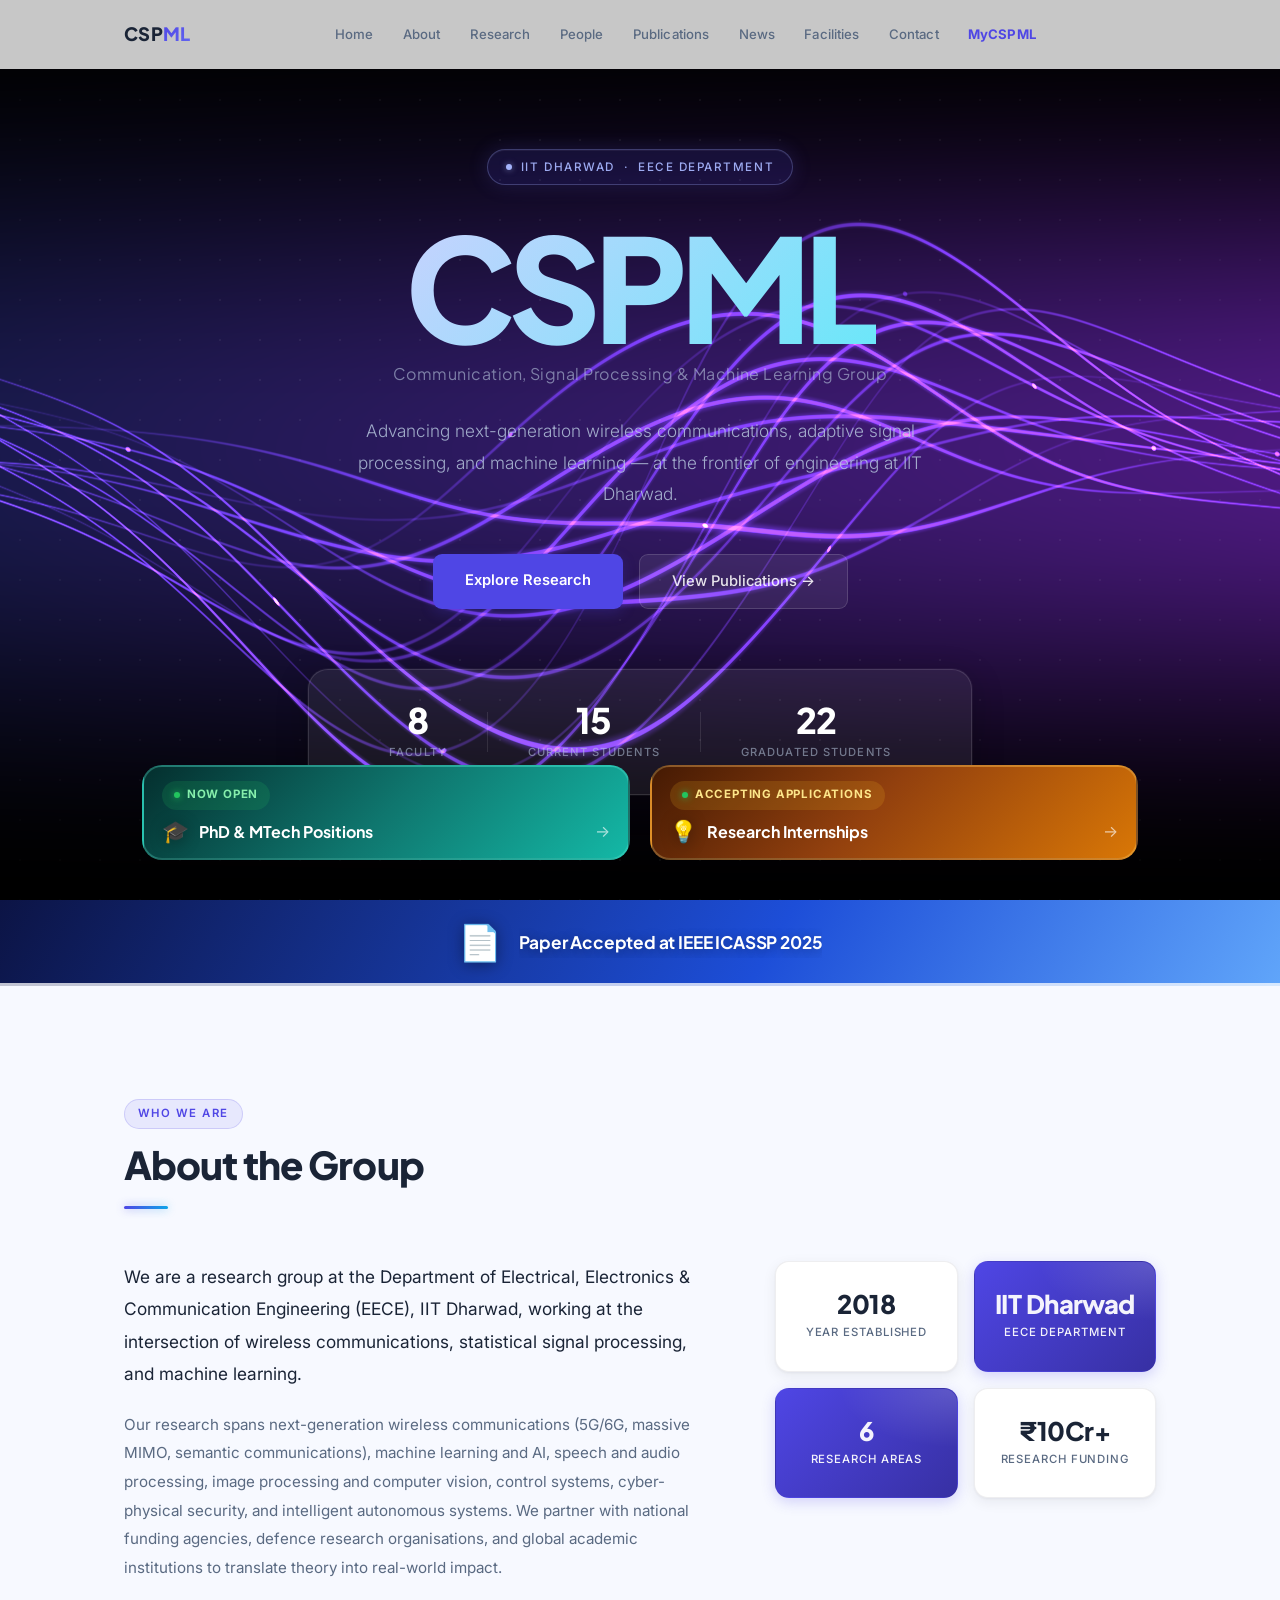
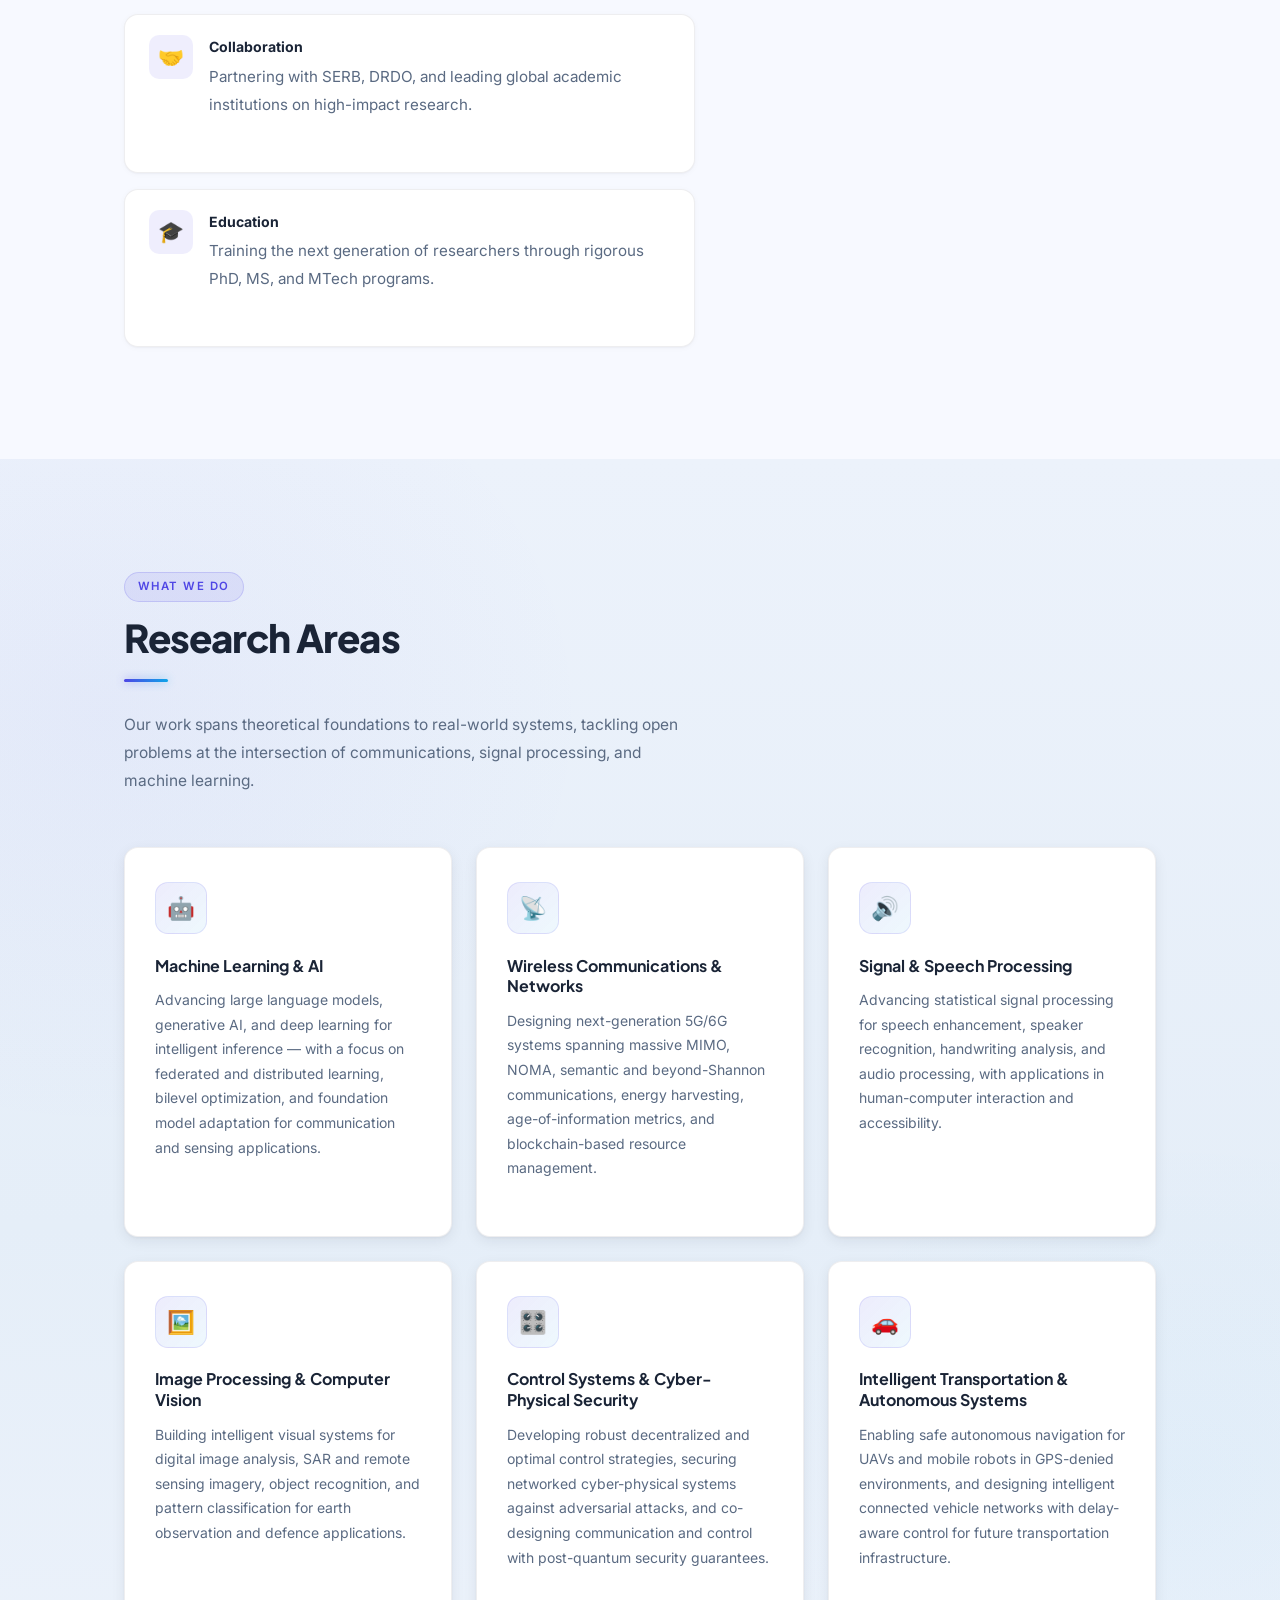
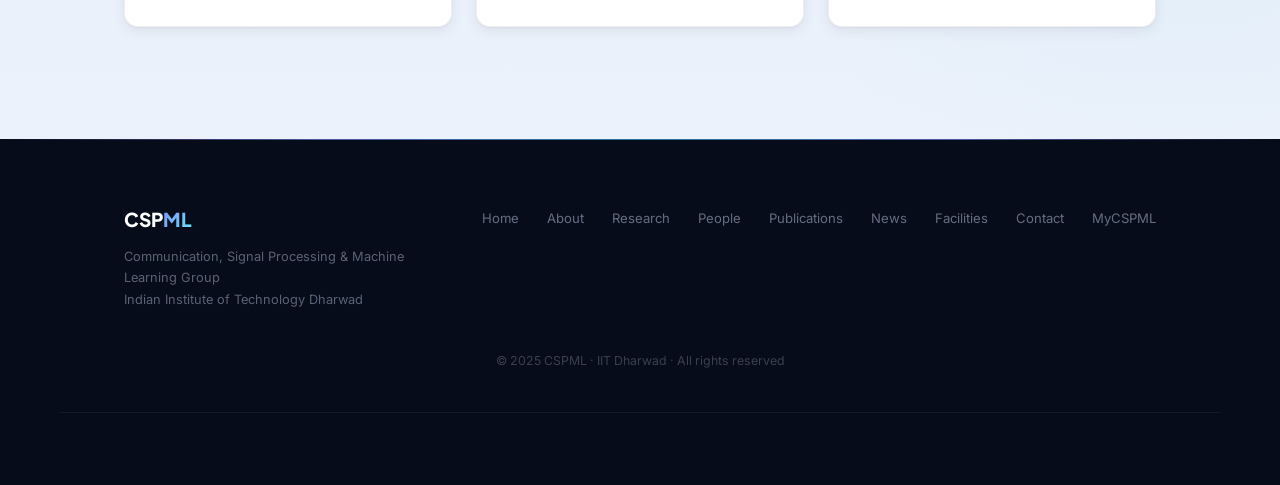
<file: index.html>
<!DOCTYPE html>
<html lang="en">
<head>
  <meta charset="UTF-8">
  <meta name="viewport" content="width=device-width, initial-scale=1.0">
  <title>CSPML — Communication, Signal Processing & Machine Learning Lab | IIT Dharwad</title>
  <meta name="description" content="CSPML Lab at IIT Dharwad — advancing wireless communications, adaptive signal processing, and machine learning for sensing.">
  <link rel="preconnect" href="https://fonts.googleapis.com">
  <link rel="preconnect" href="https://fonts.gstatic.com" crossorigin>
  <link href="https://fonts.googleapis.com/css2?family=Inter:wght@300;400;500;600;700;800&family=Plus+Jakarta+Sans:wght@600;700;800&display=swap" rel="stylesheet">
  <link rel="stylesheet" href="style.css">
</head>
<body>

<!-- ════════════════════════════════════════
     STICKY NAVIGATION
     ════════════════════════════════════════ -->
<nav id="navbar">
  <div class="nav-inner">
    <a href="index.html" class="nav-logo">CSP<span>ML</span></a>

    <ul class="nav-links" id="nav-links">
      <li><a href="index.html" class="active">Home</a></li>
      <li><a href="#about">About</a></li>
      <li><a href="#research">Research</a></li>
      <li><a href="people.html">People</a></li>
      <li><a href="publications.html">Publications</a></li>
      <li><a href="news.html">News</a></li>
      <li><a href="infrastructure.html">Facilities</a></li>
      <li><a href="contact.html">Contact</a></li>
      <li><a href="mycspml.html" class="nav-mycspml">MyCSPML</a></li>
    </ul>


    <button class="nav-hamburger" id="hamburger" aria-label="Toggle navigation menu">
      <span></span><span></span><span></span>
    </button>
  </div>
</nav>


<!-- ════════════════════════════════════════
     HERO SECTION
     ════════════════════════════════════════ -->
<section id="home" class="hero">
  <div class="hero-bg"></div>
  <div class="hero-orb orb-1"></div>
  <div class="hero-orb orb-2"></div>
  <canvas id="hero-canvas" aria-hidden="true"></canvas>
  <div class="hero-grid"></div>

  <div class="hero-content">

    <div class="hero-badge">
      <span class="pulse-dot"></span>
      IIT Dharwad &nbsp;·&nbsp; EECE Department
    </div>

    <h1 class="hero-title">
      <span class="hero-acronym">CSPML</span>
      <span class="hero-fullname">Communication, Signal Processing &amp; Machine Learning Group</span>
    </h1>

    <p class="hero-sub">
      Advancing next-generation wireless communications, adaptive signal processing,
      and machine learning — at the frontier of engineering at IIT Dharwad.
    </p>

    <div class="hero-actions">
      <a href="#research" class="btn-primary">Explore Research</a>
      <a href="publications.html" class="btn-ghost">View Publications →</a>
    </div>

    <!-- Stats populated automatically by renderer.js -->
    <div class="hero-stats">
      <div class="stat">
        <div class="stat-num">—</div>
        <div class="stat-label">Faculty</div>
      </div>
      <div class="stat-sep"></div>
      <div class="stat">
        <div class="stat-num">—</div>
        <div class="stat-label">Current Students</div>
      </div>
      <div class="stat-sep"></div>
      <div class="stat">
        <div class="stat-num">—</div>
        <div class="stat-label">Graduated Students</div>
      </div>
    </div>

  </div>

  <!-- Announcement cards — compact chips, click to go to News page -->
  <div class="hero-announce">

    <a href="news.html" class="announce-card announce-card--left announce-card--compact">
      <div class="announce-badge"><span class="pulse-dot announce-dot"></span>Now Open</div>
      <div class="announce-card-row">
        <span class="announce-icon">🎓</span>
        <h3 class="announce-title">PhD &amp; MTech Positions</h3>
        <span class="announce-arrow">→</span>
      </div>
    </a>

    <a href="news.html" class="announce-card announce-card--right announce-card--compact">
      <div class="announce-badge"><span class="pulse-dot announce-dot"></span>Accepting Applications</div>
      <div class="announce-card-row">
        <span class="announce-icon">💡</span>
        <h3 class="announce-title">Research Internships</h3>
        <span class="announce-arrow">→</span>
      </div>
    </a>

  </div>

</section>


<!-- ════════════════════════════════════════
     NEWS TICKER
     To add: copy a tick-item + tick-sep pair,
     paste BEFORE the duplicate block below.
     Keep the second half identical (seamless loop).
     ════════════════════════════════════════ -->
<div class="ann-rotator">
  <div class="ann-rot-track">

    <div class="ann-rot-item ann-rot--teal">
      <span class="ann-rot-icon">💡</span>
      <span class="ann-rot-text">Research Internships — Now Accepting Applications</span>
      <a href="news.html" class="ann-rot-link">Learn More →</a>
    </div>

    <div class="ann-rot-item ann-rot--indigo">
      <span class="ann-rot-icon">🎓</span>
      <span class="ann-rot-text">PhD, MTech &amp; MTech by Research Positions Open</span>
      <a href="news.html" class="ann-rot-link">Learn More →</a>
    </div>

    <div class="ann-rot-item ann-rot--blue">
      <span class="ann-rot-icon">📄</span>
      <span class="ann-rot-text">Paper Accepted at IEEE ICASSP 2025</span>
    </div>

    <div class="ann-rot-item ann-rot--gold">
      <span class="ann-rot-icon">🏆</span>
      <span class="ann-rot-text">Best Paper Award at SPCOM 2024</span>
    </div>

    <div class="ann-rot-item ann-rot--green">
      <span class="ann-rot-icon">🔬</span>
      <span class="ann-rot-text">New SERB-Funded Project on 6G Channel Estimation</span>
    </div>

    <div class="ann-rot-item ann-rot--rose">
      <span class="ann-rot-icon">🤝</span>
      <span class="ann-rot-text">Collaboration with DRDO on Radar Signal Processing</span>
    </div>

  </div>
  <div class="ann-rot-progress"><div class="ann-rot-bar"></div></div>
</div>


<!-- ════════════════════════════════════════
     ABOUT THE LAB
     ════════════════════════════════════════ -->
<section id="about" class="section">
  <div class="container">

    <div class="section-header reveal">
      <span class="section-tag">Who We Are</span>
      <h2 class="section-title">About the Group</h2>
      <div class="section-bar"></div>
    </div>

    <div class="about-grid reveal">

      <div class="about-text">
        <p class="about-lead">
          We are a research group at the Department of Electrical, Electronics &amp; Communication
          Engineering (EECE), IIT Dharwad, working at the intersection of wireless communications,
          statistical signal processing, and machine learning.
        </p>
        <p>
          Our research spans next-generation wireless communications (5G/6G, massive MIMO, semantic
          communications), machine learning and AI, speech and audio processing, image processing
          and computer vision, control systems, cyber-physical security, and intelligent
          autonomous systems. We partner with national funding agencies, defence research
          organisations, and global academic institutions to translate theory into real-world impact.
        </p>

        <div class="about-pillars">
          <div class="pillar">
            <div class="pillar-icon">🤝</div>
            <div>
              <strong>Collaboration</strong>
              <p>Partnering with SERB, DRDO, and leading global academic institutions on high-impact research.</p>
            </div>
          </div>
          <div class="pillar">
            <div class="pillar-icon">🎓</div>
            <div>
              <strong>Education</strong>
              <p>Training the next generation of researchers through rigorous PhD, MS, and MTech programs.</p>
            </div>
          </div>
        </div>
      </div>

      <div class="about-visual">
        <div class="about-card-stack">
          <div class="about-stat-card">
            <div class="about-stat-num">2018</div>
            <div class="about-stat-label">Year Established</div>
          </div>
          <div class="about-stat-card accent-card">
            <div class="about-stat-num">IIT Dharwad</div>
            <div class="about-stat-label">EECE Department</div>
          </div>
          <div class="about-stat-card accent-card">
            <div class="about-stat-num">6</div>
            <div class="about-stat-label">Research Areas</div>
          </div>
          <div class="about-stat-card">
            <div class="about-stat-num">₹10Cr+</div>
            <div class="about-stat-label">Research Funding</div>
          </div>
        </div>
      </div>

    </div>
  </div>
</section>


<!-- ════════════════════════════════════════
     RESEARCH AREAS
     ════════════════════════════════════════ -->
<section id="research" class="section bg-alt">
  <div class="container">

    <div class="section-header reveal">
      <span class="section-tag">What We Do</span>
      <h2 class="section-title">Research Areas</h2>
      <div class="section-bar"></div>
      <p class="section-sub">
        Our work spans theoretical foundations to real-world systems, tackling open problems at
        the intersection of communications, signal processing, and machine learning.
      </p>
    </div>

    <div class="research-grid reveal">

      <div class="r-card">
        <div class="r-icon">🤖</div>
        <h3 class="r-title">Machine Learning &amp; AI</h3>
        <p class="r-body">Advancing large language models, generative AI, and deep learning for intelligent inference — with a focus on federated and distributed learning, bilevel optimization, and foundation model adaptation for communication and sensing applications.</p>
      </div>

      <div class="r-card">
        <div class="r-icon">📡</div>
        <h3 class="r-title">Wireless Communications &amp; Networks</h3>
        <p class="r-body">Designing next-generation 5G/6G systems spanning massive MIMO, NOMA, semantic and beyond-Shannon communications, energy harvesting, age-of-information metrics, and blockchain-based resource management.</p>
      </div>

      <div class="r-card">
        <div class="r-icon">🔊</div>
        <h3 class="r-title">Signal &amp; Speech Processing</h3>
        <p class="r-body">Advancing statistical signal processing for speech enhancement, speaker recognition, handwriting analysis, and audio processing, with applications in human-computer interaction and accessibility.</p>
      </div>

      <div class="r-card">
        <div class="r-icon">🖼️</div>
        <h3 class="r-title">Image Processing &amp; Computer Vision</h3>
        <p class="r-body">Building intelligent visual systems for digital image analysis, SAR and remote sensing imagery, object recognition, and pattern classification for earth observation and defence applications.</p>
      </div>

      <div class="r-card">
        <div class="r-icon">🎛️</div>
        <h3 class="r-title">Control Systems &amp; Cyber-Physical Security</h3>
        <p class="r-body">Developing robust decentralized and optimal control strategies, securing networked cyber-physical systems against adversarial attacks, and co-designing communication and control with post-quantum security guarantees.</p>
      </div>

      <div class="r-card">
        <div class="r-icon">🚗</div>
        <h3 class="r-title">Intelligent Transportation &amp; Autonomous Systems</h3>
        <p class="r-body">Enabling safe autonomous navigation for UAVs and mobile robots in GPS-denied environments, and designing intelligent connected vehicle networks with delay-aware control for future transportation infrastructure.</p>
      </div>

    </div>
  </div>
</section>


<!-- ════════════════════════════════════════
     FOOTER
     ════════════════════════════════════════ -->
<footer>
  <div class="container footer-inner">
    <div class="footer-brand">
      <div class="footer-logo">CSP<span>ML</span></div>
      <div class="footer-tagline">
        Communication, Signal Processing &amp; Machine Learning Group<br>
        Indian Institute of Technology Dharwad
      </div>
    </div>
    <nav class="footer-nav" aria-label="Footer navigation">
      <a href="index.html">Home</a>
      <a href="#about">About</a>
      <a href="#research">Research</a>
      <a href="people.html">People</a>
      <a href="publications.html">Publications</a>
      <a href="news.html">News</a>
      <a href="infrastructure.html">Facilities</a>
      <a href="contact.html">Contact</a>
      <a href="mycspml.html">MyCSPML</a>
    </nav>
    <div class="footer-copy">© 2025 CSPML · IIT Dharwad · All rights reserved</div>
  </div>
</footer>


<script>
  const navbar = document.getElementById('navbar');
  window.addEventListener('scroll', () => {
    navbar.classList.toggle('scrolled', window.scrollY > 24);
  }, { passive: true });

  const hamburger = document.getElementById('hamburger');
  hamburger.addEventListener('click', () => {
    navbar.classList.toggle('nav-open');
    hamburger.setAttribute('aria-expanded', navbar.classList.contains('nav-open'));
  });
  document.querySelectorAll('#nav-links a').forEach(a => {
    a.addEventListener('click', () => navbar.classList.remove('nav-open'));
  });

  const revealObserver = new IntersectionObserver(
    entries => entries.forEach(e => { if (e.isIntersecting) e.target.classList.add('visible'); }),
    { threshold: 0.08 }
  );
  document.querySelectorAll('.reveal').forEach(el => revealObserver.observe(el));
  window._revealObserver = revealObserver;

  const sections = document.querySelectorAll('section[id]');
  const navLinks = document.querySelectorAll('#nav-links a');
  const sectionObserver = new IntersectionObserver(entries => {
    entries.forEach(e => {
      if (e.isIntersecting) {
        navLinks.forEach(a => a.classList.remove('active'));
        const link = document.querySelector(`#nav-links a[href="#${e.target.id}"]`);
        if (link) link.classList.add('active');
      }
    });
  }, { rootMargin: '-40% 0px -55% 0px' });
  sections.forEach(s => sectionObserver.observe(s));
</script>
<script src="js/shader-background.js"></script>
<script src="js/renderer.js"></script>
<script>
  (function () {
    const items = document.querySelectorAll('.ann-rot-item');
    const bar   = document.querySelector('.ann-rot-bar');
    if (!items.length) return;
    let cur = 0;
    const DURATION = 4000;

    function startBar() {
      if (!bar) return;
      bar.classList.remove('ann-bar-run');
      void bar.offsetWidth;
      bar.style.animationDuration = DURATION + 'ms';
      bar.classList.add('ann-bar-run');
    }

    function show(idx) {
      items[idx].classList.add('ann-active');
      startBar();
    }

    function next() {
      items[cur].classList.add('ann-exit');
      items[cur].classList.remove('ann-active');
      const prev = cur;
      setTimeout(() => items[prev].classList.remove('ann-exit'), 600);
      cur = (cur + 1) % items.length;
      show(cur);
    }

    show(0);
    setInterval(next, DURATION);
  })();
</script>
<script src="https://identity.netlify.com/v1/netlify-identity-widget.js"></script>

</body>
</html>
</file>
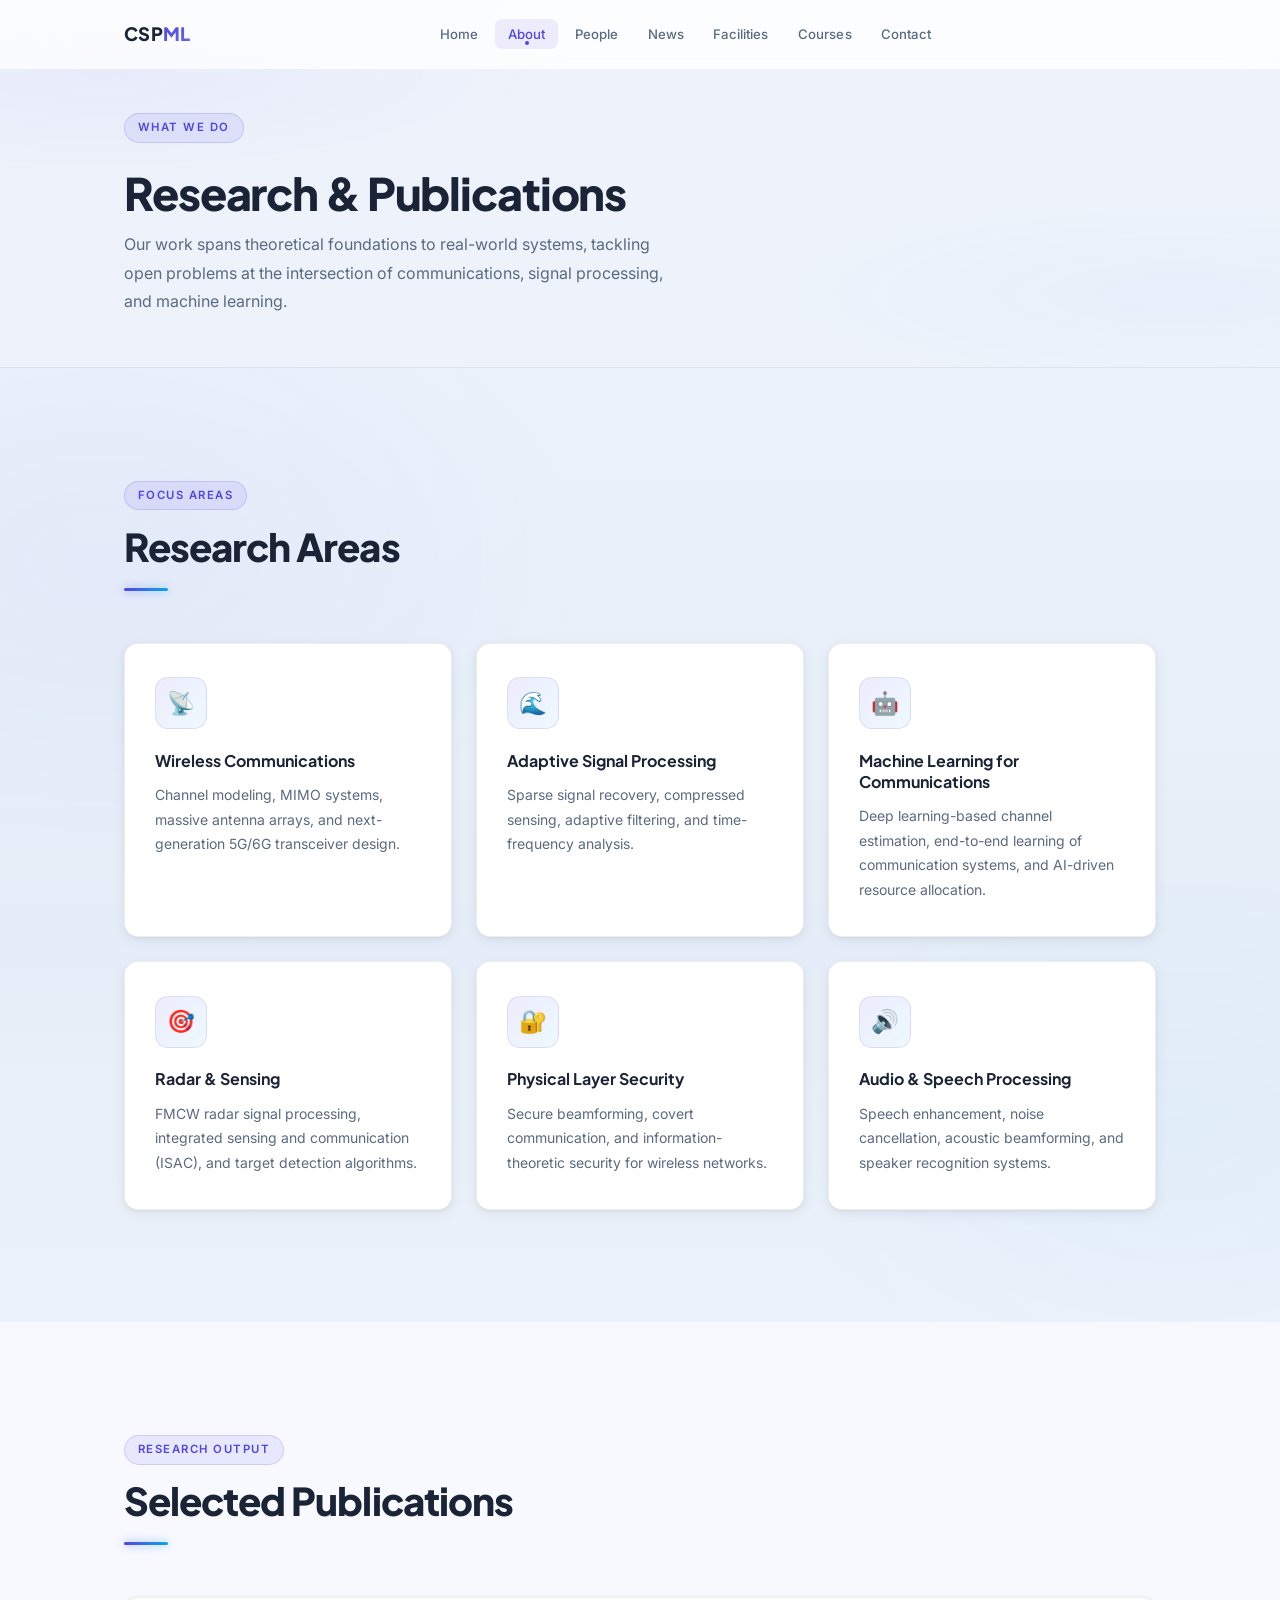
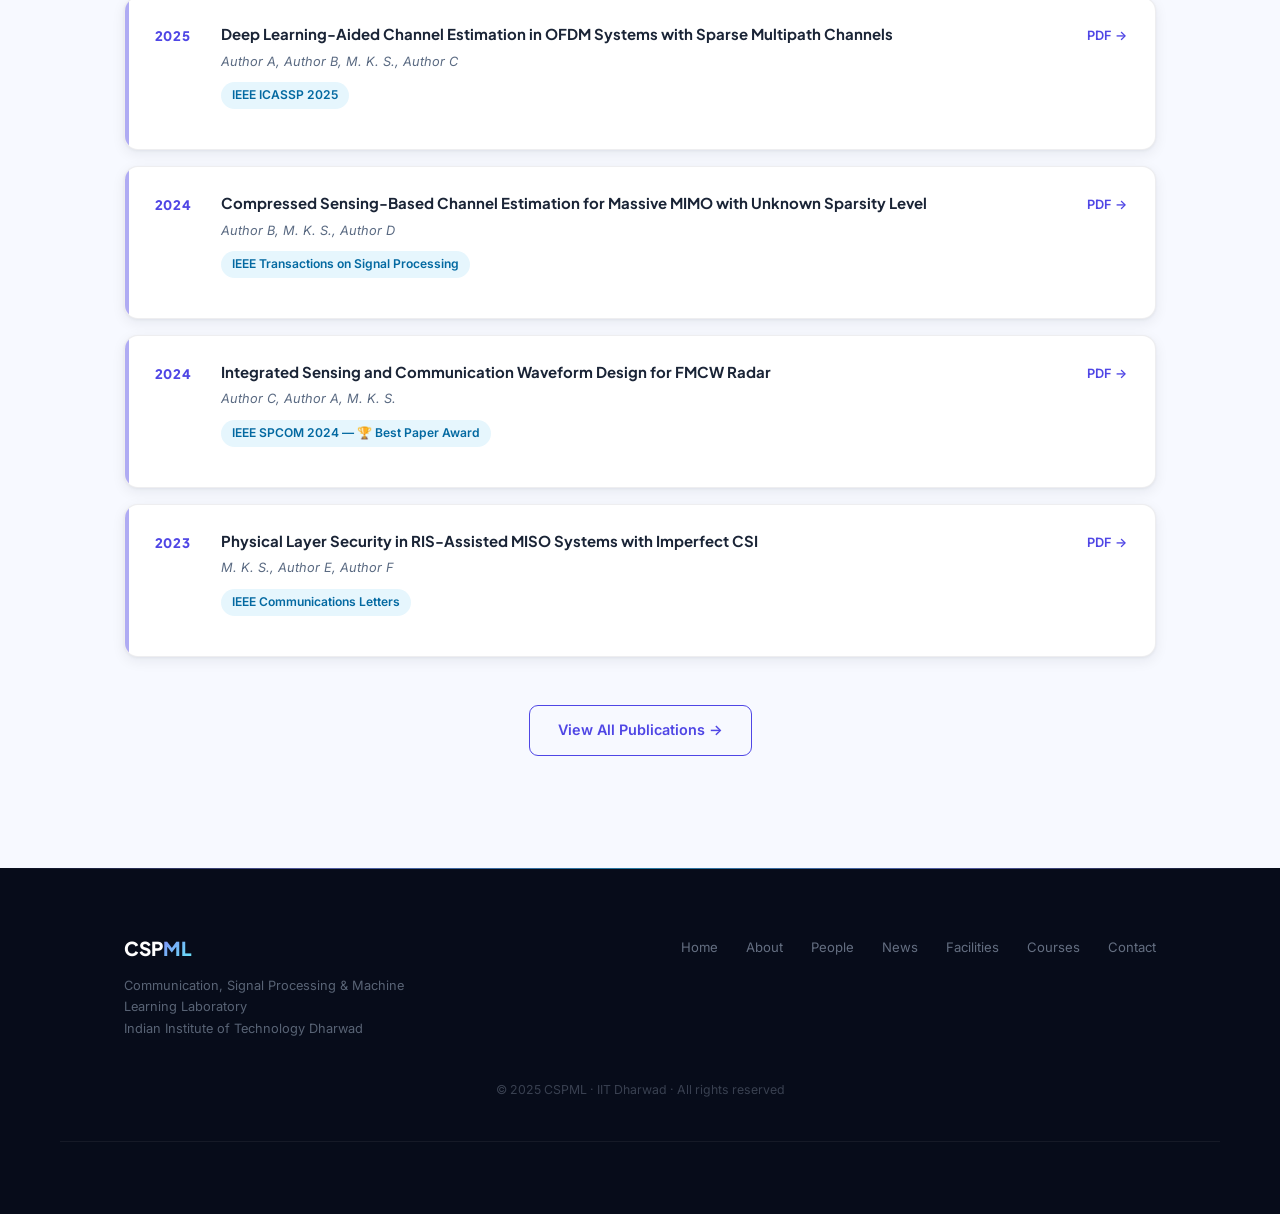
<file: about.html>
<!DOCTYPE html>
<html lang="en">
<head>
  <meta charset="UTF-8">
  <meta name="viewport" content="width=device-width, initial-scale=1.0">
  <title>About | CSPML — IIT Dharwad</title>
  <meta name="description" content="Research focus areas and selected publications of the CSPML Lab at IIT Dharwad.">
  <link rel="preconnect" href="https://fonts.googleapis.com">
  <link rel="preconnect" href="https://fonts.gstatic.com" crossorigin>
  <link href="https://fonts.googleapis.com/css2?family=Inter:wght@300;400;500;600;700;800&family=Plus+Jakarta+Sans:wght@600;700;800&display=swap" rel="stylesheet">
  <link rel="stylesheet" href="style.css">
  <link rel="stylesheet" href="css/components.css">
  <link rel="stylesheet" href="css/animations.css">
</head>
<body>

<!-- ════════════════════════════════════════
     NAVIGATION
     ════════════════════════════════════════ -->
<nav id="navbar">
  <div class="nav-inner">
    <a href="index.html" class="nav-logo">CSP<span>ML</span></a>

    <ul class="nav-links" id="nav-links">
      <li><a href="index.html">Home</a></li>
      <li><a href="about.html" class="active">About</a></li>
      <li><a href="people.html">People</a></li>
      <li><a href="news.html">News</a></li>
      <li><a href="infrastructure.html">Facilities</a></li>
      <li><a href="courses.html">Courses</a></li>
      <li><a href="contact.html">Contact</a></li>
    </ul>


    <button class="nav-hamburger" id="hamburger" aria-label="Toggle navigation menu" aria-expanded="false">
      <span></span><span></span><span></span>
    </button>
  </div>
</nav>


<!-- ════════════════════════════════════════
     PAGE BANNER
     ════════════════════════════════════════ -->
<div class="page-banner">
  <div class="container">
    <span class="section-tag">What We Do</span>
    <h1 class="page-banner-title">Research &amp; Publications</h1>
    <p class="page-banner-sub">Our work spans theoretical foundations to real-world systems, tackling open problems at the intersection of communications, signal processing, and machine learning.</p>
  </div>
</div>


<!-- ════════════════════════════════════════
     RESEARCH FOCUS AREAS
     EDIT: add/edit/remove .research-card blocks
     ════════════════════════════════════════ -->
<section id="research" class="section bg-alt">
  <div class="container">

    <div class="section-header reveal">
      <span class="section-tag">Focus Areas</span>
      <h2 class="section-title">Research Areas</h2>
      <div class="section-bar"></div>
    </div>

    <div class="research-grid reveal">

      <div class="research-card">
        <div class="card-icon">📡</div>
        <div class="card-title">Wireless Communications</div>
        <div class="card-body">Channel modeling, MIMO systems, massive antenna arrays, and next-generation 5G/6G transceiver design.</div>
      </div>

      <div class="research-card">
        <div class="card-icon">🌊</div>
        <div class="card-title">Adaptive Signal Processing</div>
        <div class="card-body">Sparse signal recovery, compressed sensing, adaptive filtering, and time-frequency analysis.</div>
      </div>

      <div class="research-card">
        <div class="card-icon">🤖</div>
        <div class="card-title">Machine Learning for Communications</div>
        <div class="card-body">Deep learning-based channel estimation, end-to-end learning of communication systems, and AI-driven resource allocation.</div>
      </div>

      <div class="research-card">
        <div class="card-icon">🎯</div>
        <div class="card-title">Radar &amp; Sensing</div>
        <div class="card-body">FMCW radar signal processing, integrated sensing and communication (ISAC), and target detection algorithms.</div>
      </div>

      <div class="research-card">
        <div class="card-icon">🔐</div>
        <div class="card-title">Physical Layer Security</div>
        <div class="card-body">Secure beamforming, covert communication, and information-theoretic security for wireless networks.</div>
      </div>

      <div class="research-card">
        <div class="card-icon">🔊</div>
        <div class="card-title">Audio &amp; Speech Processing</div>
        <div class="card-body">Speech enhancement, noise cancellation, acoustic beamforming, and speaker recognition systems.</div>
      </div>

    </div>
  </div>
</section>


<!-- ════════════════════════════════════════
     PUBLICATIONS
     EDIT: add newest at top; copy a .pub-item block
     See content/publications.md for full list.
     ════════════════════════════════════════ -->
<section id="publications" class="section">
  <div class="container">

    <div class="section-header reveal">
      <span class="section-tag">Research Output</span>
      <h2 class="section-title">Selected Publications</h2>
      <div class="section-bar"></div>
    </div>

    <div class="pub-list reveal">

      <div class="pub-item">
        <div class="pub-year">2025</div>
        <div class="pub-info">
          <div class="pub-title">Deep Learning-Aided Channel Estimation in OFDM Systems with Sparse Multipath Channels</div>
          <div class="pub-authors">Author A, Author B, M. K. S., Author C</div>
          <div class="pub-venue">IEEE ICASSP 2025</div>
        </div>
        <a class="pub-link" href="#">PDF →</a>
      </div>

      <div class="pub-item">
        <div class="pub-year">2024</div>
        <div class="pub-info">
          <div class="pub-title">Compressed Sensing-Based Channel Estimation for Massive MIMO with Unknown Sparsity Level</div>
          <div class="pub-authors">Author B, M. K. S., Author D</div>
          <div class="pub-venue">IEEE Transactions on Signal Processing</div>
        </div>
        <a class="pub-link" href="#">PDF →</a>
      </div>

      <div class="pub-item">
        <div class="pub-year">2024</div>
        <div class="pub-info">
          <div class="pub-title">Integrated Sensing and Communication Waveform Design for FMCW Radar</div>
          <div class="pub-authors">Author C, Author A, M. K. S.</div>
          <div class="pub-venue">IEEE SPCOM 2024 — 🏆 Best Paper Award</div>
        </div>
        <a class="pub-link" href="#">PDF →</a>
      </div>

      <div class="pub-item">
        <div class="pub-year">2023</div>
        <div class="pub-info">
          <div class="pub-title">Physical Layer Security in RIS-Assisted MISO Systems with Imperfect CSI</div>
          <div class="pub-authors">M. K. S., Author E, Author F</div>
          <div class="pub-venue">IEEE Communications Letters</div>
        </div>
        <a class="pub-link" href="#">PDF →</a>
      </div>

    </div>

    <div class="pub-footer reveal">
      <!-- EDIT: replace # with Google Scholar or full publications page URL -->
      <a class="btn-outline" href="#">View All Publications →</a>
    </div>

  </div>
</section>


<!-- ════════════════════════════════════════
     FOOTER
     ════════════════════════════════════════ -->
<footer>
  <div class="container footer-inner">
    <div class="footer-brand">
      <div class="footer-logo">CSP<span>ML</span></div>
      <div class="footer-tagline">
        Communication, Signal Processing &amp; Machine Learning Laboratory<br>
        Indian Institute of Technology Dharwad
      </div>
    </div>
    <nav class="footer-nav" aria-label="Footer navigation">
      <a href="index.html">Home</a>
      <a href="about.html">About</a>
      <a href="people.html">People</a>
      <a href="news.html">News</a>
      <a href="infrastructure.html">Facilities</a>
      <a href="courses.html">Courses</a>
      <a href="contact.html">Contact</a>
    </nav>
    <div class="footer-copy">© 2025 CSPML · IIT Dharwad · All rights reserved</div>
  </div>
</footer>

<script src="js/main.js"></script>
</body>
</html>
</file>
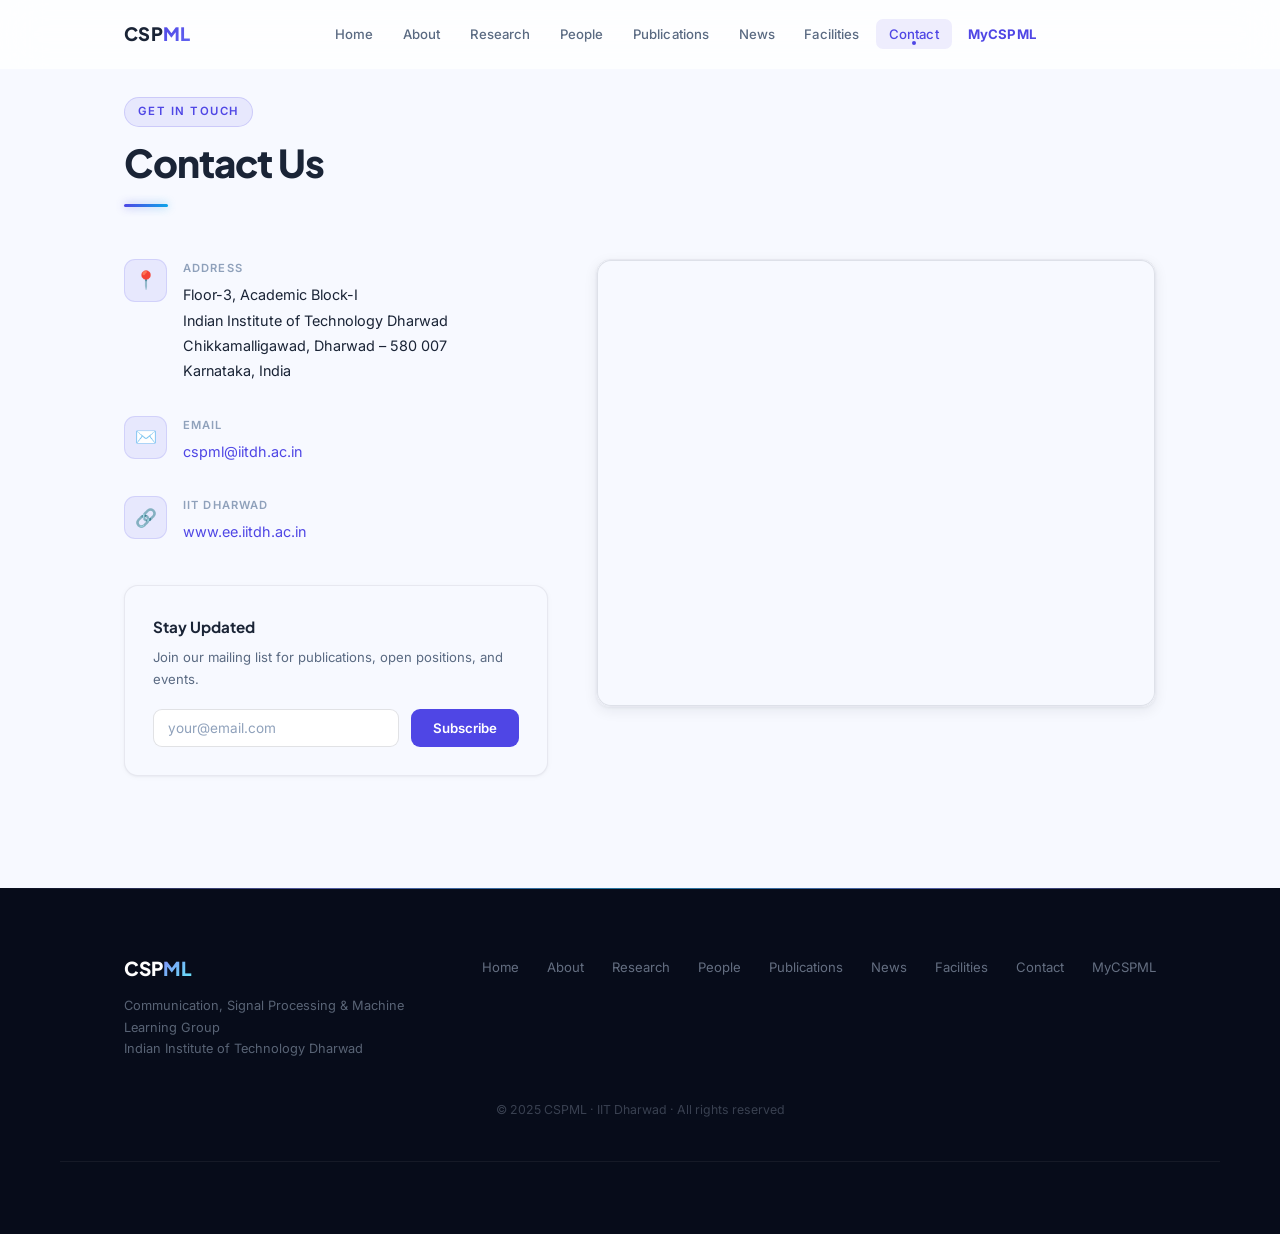
<file: contact.html>
<!DOCTYPE html>
<html lang="en">
<head>
  <meta charset="UTF-8">
  <meta name="viewport" content="width=device-width, initial-scale=1.0">
  <title>Contact | CSPML — IIT Dharwad</title>
  <meta name="description" content="Contact the CSPML Lab at IIT Dharwad.">
  <link rel="preconnect" href="https://fonts.googleapis.com">
  <link rel="preconnect" href="https://fonts.gstatic.com" crossorigin>
  <link href="https://fonts.googleapis.com/css2?family=Inter:wght@300;400;500;600;700;800&family=Plus+Jakarta+Sans:wght@600;700;800&display=swap" rel="stylesheet">
  <link rel="stylesheet" href="style.css">
</head>
<body>

<nav id="navbar">
  <div class="nav-inner">
    <a href="index.html" class="nav-logo">CSP<span>ML</span></a>

    <ul class="nav-links" id="nav-links">
      <li><a href="index.html">Home</a></li>
      <li><a href="index.html#about">About</a></li>
      <li><a href="index.html#research">Research</a></li>
      <li><a href="people.html">People</a></li>
      <li><a href="publications.html">Publications</a></li>
      <li><a href="news.html">News</a></li>
      <li><a href="infrastructure.html">Facilities</a></li>
      <li><a href="contact.html" class="active">Contact</a></li>
      <li><a href="mycspml.html" class="nav-mycspml">MyCSPML</a></li>
    </ul>


    <button class="nav-hamburger" id="hamburger" aria-label="Toggle navigation menu">
      <span></span><span></span><span></span>
    </button>
  </div>
</nav>


<section id="contact" class="section" style="padding-top: 6rem;">
  <div class="container">

    <div class="section-header reveal">
      <span class="section-tag">Get in Touch</span>
      <h2 class="section-title">Contact Us</h2>
      <div class="section-bar"></div>
    </div>

    <div class="contact-grid reveal">

      <div class="contact-info">

        <div class="contact-row">
          <div class="c-icon">📍</div>
          <div>
            <div class="c-label">Address</div>
            <div class="c-value">
              Floor-3, Academic Block-I<br>
              Indian Institute of Technology Dharwad<br>
              Chikkamalligawad, Dharwad – 580 007<br>
              Karnataka, India
            </div>
          </div>
        </div>

        <div class="contact-row">
          <div class="c-icon">✉️</div>
          <div>
            <div class="c-label">Email</div>
            <div class="c-value"><a href="mailto:cspml@iitdh.ac.in">cspml@iitdh.ac.in</a></div>
          </div>
        </div>

        <div class="contact-row">
          <div class="c-icon">🔗</div>
          <div>
            <div class="c-label">IIT Dharwad</div>
            <div class="c-value"><a href="https://ee.iitdh.ac.in/" target="_blank">www.ee.iitdh.ac.in</a></div>
          </div>
        </div>

        <form class="contact-form" id="mailing-form">
          <h3>Stay Updated</h3>
          <p>Join our mailing list for publications, open positions, and events.</p>
          <div class="form-row">
            <input type="email" class="form-input" placeholder="your@email.com" required>
            <button type="submit" class="form-btn">Subscribe</button>
          </div>
        </form>

      </div>

      <div class="contact-map">
        <iframe src="https://www.google.com/maps/embed?pb=!1m14!1m8!1m3!1d7690.039641604506!2d74.933215!3d15.483366!3m2!1i1024!2i768!4f13.1!3m3!1m2!1s0x3bbf3395a2e69c89%3A0xac157d5cbd8c7cab!2sAcademic%20(Engineering)%20Block%201!5e0!3m2!1sen!2sin!4v1777030418712!5m2!1sen!2sin" width="600" height="450" style="border:0;" allowfullscreen="" loading="lazy" referrerpolicy="no-referrer-when-downgrade"></iframe>
      </div>

    </div>
  </div>
</section>


<footer>
  <div class="container footer-inner">
    <div class="footer-brand">
      <div class="footer-logo">CSP<span>ML</span></div>
      <div class="footer-tagline">
        Communication, Signal Processing &amp; Machine Learning Group<br>
        Indian Institute of Technology Dharwad
      </div>
    </div>
    <nav class="footer-nav" aria-label="Footer navigation">
      <a href="index.html">Home</a>
      <a href="index.html#about">About</a>
      <a href="index.html#research">Research</a>
      <a href="people.html">People</a>
      <a href="publications.html">Publications</a>
      <a href="news.html">News</a>
      <a href="infrastructure.html">Facilities</a>
      <a href="contact.html">Contact</a>
      <a href="mycspml.html">MyCSPML</a>
    </nav>
    <div class="footer-copy">© 2025 CSPML · IIT Dharwad · All rights reserved</div>
  </div>
</footer>


<script>
  const navbar = document.getElementById('navbar');
  window.addEventListener('scroll', () => {
    navbar.classList.toggle('scrolled', window.scrollY > 24);
  }, { passive: true });

  const hamburger = document.getElementById('hamburger');
  hamburger.addEventListener('click', () => {
    navbar.classList.toggle('nav-open');
    hamburger.setAttribute('aria-expanded', navbar.classList.contains('nav-open'));
  });
  document.querySelectorAll('#nav-links a').forEach(a => {
    a.addEventListener('click', () => navbar.classList.remove('nav-open'));
  });

  const revealObserver = new IntersectionObserver(
    entries => entries.forEach(e => { if (e.isIntersecting) e.target.classList.add('visible'); }),
    { threshold: 0.08}
  );
  document.querySelectorAll('.reveal').forEach(el => revealObserver.observe(el));
  window._revealObserver = revealObserver;

  const mailingForm = document.getElementById('mailing-form');
  if (mailingForm) {
    mailingForm.addEventListener('submit', e => {
      e.preventDefault();
      const input = mailingForm.querySelector('.form-input');
      const btn   = mailingForm.querySelector('.form-btn');
      if (!input.value.includes('@')) {
        input.style.borderColor = '#ef4444';
        input.focus();
        return;
      }
      btn.textContent = '✓ Subscribed!';
      btn.style.background = '#16a34a';
      input.value = '';
      input.style.borderColor = '';
      setTimeout(() => {
        btn.textContent = 'Subscribe';
        btn.style.background = '';
      }, 3500);
    });
  }
</script>
<script src="https://identity.netlify.com/v1/netlify-identity-widget.js"></script>

</body>
</html>
</file>
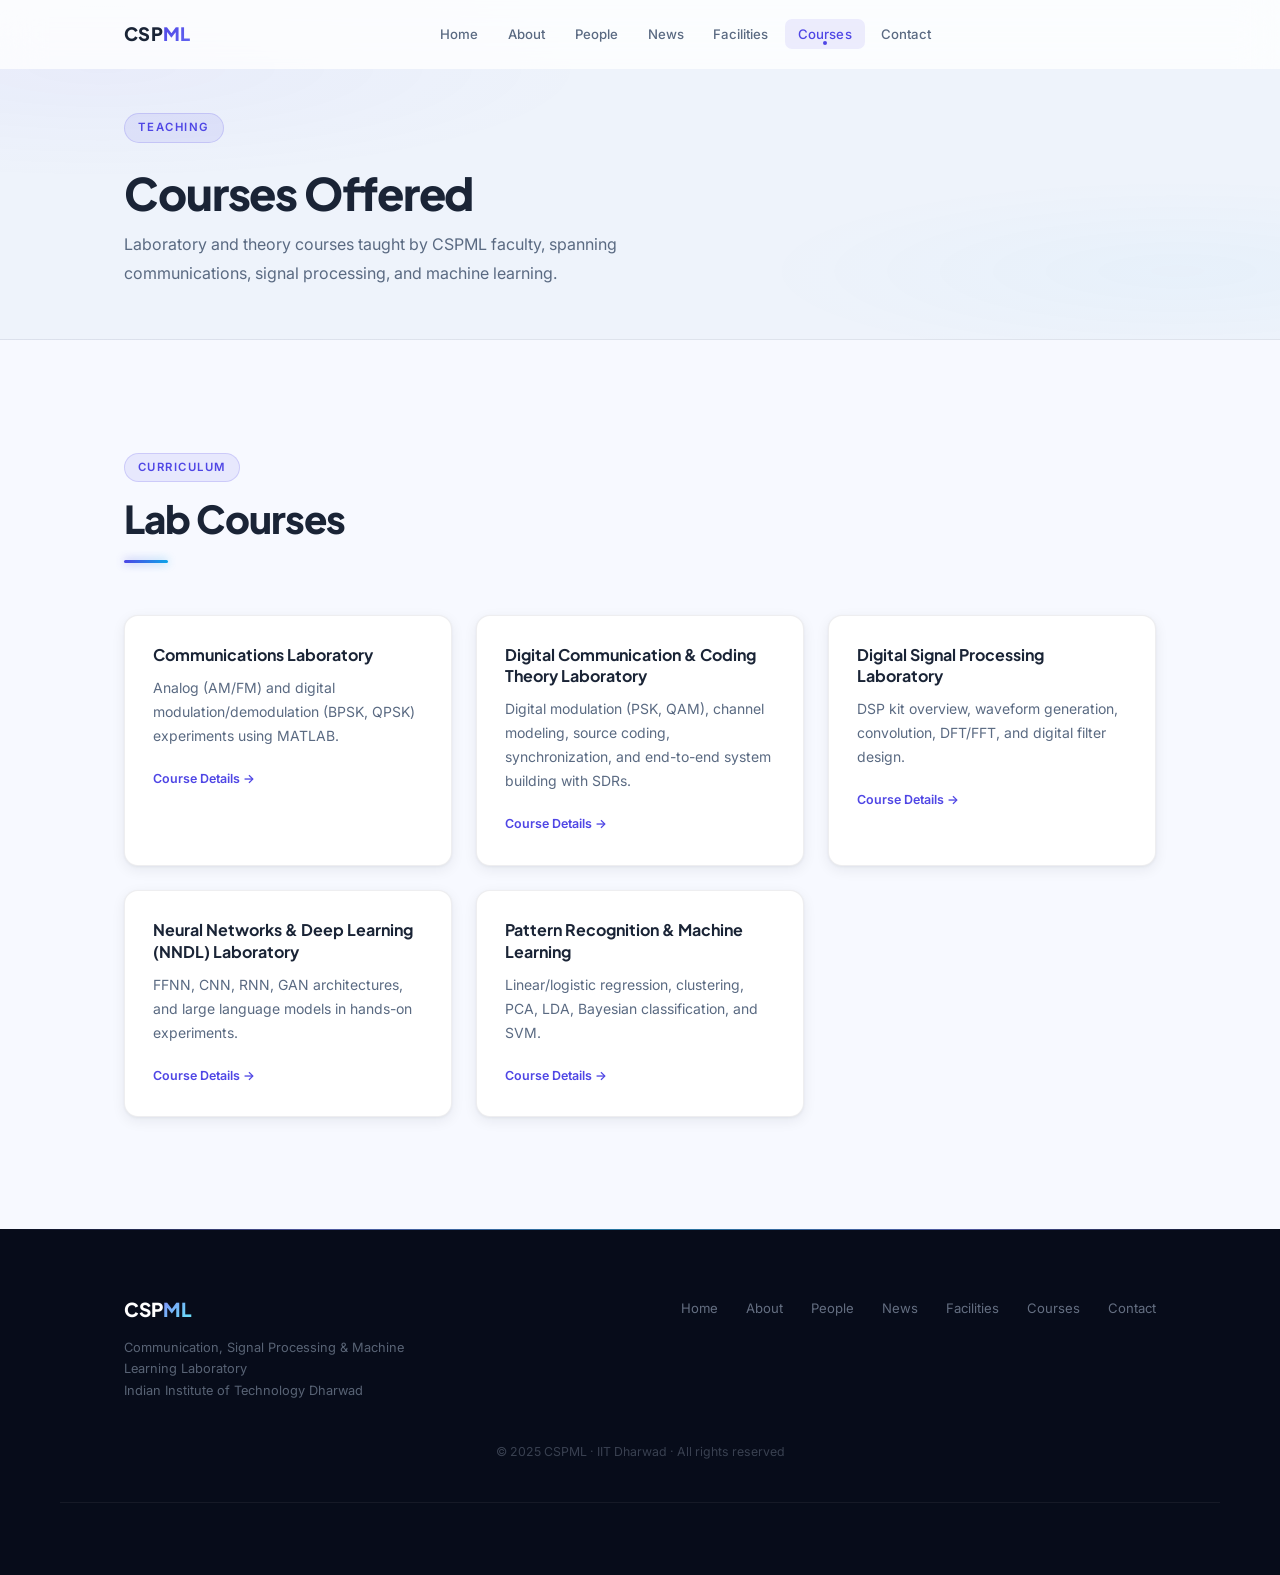
<file: courses.html>
<!DOCTYPE html>
<html lang="en">
<head>
  <meta charset="UTF-8">
  <meta name="viewport" content="width=device-width, initial-scale=1.0">
  <title>Courses | CSPML — IIT Dharwad</title>
  <meta name="description" content="Courses taught by CSPML Lab faculty at IIT Dharwad.">
  <link rel="preconnect" href="https://fonts.googleapis.com">
  <link rel="preconnect" href="https://fonts.gstatic.com" crossorigin>
  <link href="https://fonts.googleapis.com/css2?family=Inter:wght@300;400;500;600;700;800&family=Plus+Jakarta+Sans:wght@600;700;800&display=swap" rel="stylesheet">
  <link rel="stylesheet" href="style.css">
  <link rel="stylesheet" href="css/components.css">
  <link rel="stylesheet" href="css/animations.css">
</head>
<body>

<!-- ════════════════════════════════════════
     NAVIGATION
     ════════════════════════════════════════ -->
<nav id="navbar">
  <div class="nav-inner">
    <a href="index.html" class="nav-logo">CSP<span>ML</span></a>

    <ul class="nav-links" id="nav-links">
      <li><a href="index.html">Home</a></li>
      <li><a href="about.html">About</a></li>
      <li><a href="people.html">People</a></li>
      <li><a href="news.html">News</a></li>
      <li><a href="infrastructure.html">Facilities</a></li>
      <li><a href="courses.html" class="active">Courses</a></li>
      <li><a href="contact.html">Contact</a></li>
    </ul>


    <button class="nav-hamburger" id="hamburger" aria-label="Toggle navigation menu" aria-expanded="false">
      <span></span><span></span><span></span>
    </button>
  </div>
</nav>


<!-- ════════════════════════════════════════
     PAGE BANNER
     ════════════════════════════════════════ -->
<div class="page-banner">
  <div class="container">
    <span class="section-tag">Teaching</span>
    <h1 class="page-banner-title">Courses Offered</h1>
    <p class="page-banner-sub">Laboratory and theory courses taught by CSPML faculty, spanning communications, signal processing, and machine learning.</p>
  </div>
</div>


<!-- ════════════════════════════════════════
     COURSES
     EDIT: copy a .course-card block to add a course
     See content/courses.md for details.
     ════════════════════════════════════════ -->
<section id="courses" class="section">
  <div class="container">

    <div class="section-header reveal">
      <span class="section-tag">Curriculum</span>
      <h2 class="section-title">Lab Courses</h2>
      <div class="section-bar"></div>
    </div>

    <div class="courses-grid reveal">

      <!-- EDIT: copy this card to add a course -->
      <div class="course-card">
        <div class="course-name">Communications Laboratory</div>
        <div class="course-desc">Analog (AM/FM) and digital modulation/demodulation (BPSK, QPSK) experiments using MATLAB.</div>
        <a href="https://www.iitdh.ac.in/sites/default/files/2026-04/Electrical%20Engineering.pdf" target="_blank" class="btn-sm">Course Details →</a>
      </div>

      <div class="course-card">
        <div class="course-name">Digital Communication &amp; Coding Theory Laboratory</div>
        <div class="course-desc">Digital modulation (PSK, QAM), channel modeling, source coding, synchronization, and end-to-end system building with SDRs.</div>
        <a href="https://www.iitdh.ac.in/sites/default/files/2026-04/Electrical%20Engineering.pdf" target="_blank" class="btn-sm">Course Details →</a>
      </div>

      <div class="course-card">
        <div class="course-name">Digital Signal Processing Laboratory</div>
        <div class="course-desc">DSP kit overview, waveform generation, convolution, DFT/FFT, and digital filter design.</div>
        <a href="https://www.iitdh.ac.in/sites/default/files/2026-04/Electrical%20Engineering.pdf" target="_blank" class="btn-sm">Course Details →</a>
      </div>

      <div class="course-card">
        <div class="course-name">Neural Networks &amp; Deep Learning (NNDL) Laboratory</div>
        <div class="course-desc">FFNN, CNN, RNN, GAN architectures, and large language models in hands-on experiments.</div>
        <a href="https://www.iitdh.ac.in/sites/default/files/2026-04/Electrical%20Engineering.pdf" target="_blank" class="btn-sm">Course Details →</a>
      </div>

      <div class="course-card">
        <div class="course-name">Pattern Recognition &amp; Machine Learning</div>
        <div class="course-desc">Linear/logistic regression, clustering, PCA, LDA, Bayesian classification, and SVM.</div>
        <a href="https://www.iitdh.ac.in/sites/default/files/2026-04/Electrical%20Engineering.pdf" target="_blank" class="btn-sm">Course Details →</a>
      </div>

    </div>
  </div>
</section>


<!-- ════════════════════════════════════════
     FOOTER
     ════════════════════════════════════════ -->
<footer>
  <div class="container footer-inner">
    <div class="footer-brand">
      <div class="footer-logo">CSP<span>ML</span></div>
      <div class="footer-tagline">
        Communication, Signal Processing &amp; Machine Learning Laboratory<br>
        Indian Institute of Technology Dharwad
      </div>
    </div>
    <nav class="footer-nav" aria-label="Footer navigation">
      <a href="index.html">Home</a>
      <a href="about.html">About</a>
      <a href="people.html">People</a>
      <a href="news.html">News</a>
      <a href="infrastructure.html">Facilities</a>
      <a href="courses.html">Courses</a>
      <a href="contact.html">Contact</a>
    </nav>
    <div class="footer-copy">© 2025 CSPML · IIT Dharwad · All rights reserved</div>
  </div>
</footer>

<script src="js/main.js"></script>
</body>
</html>
</file>
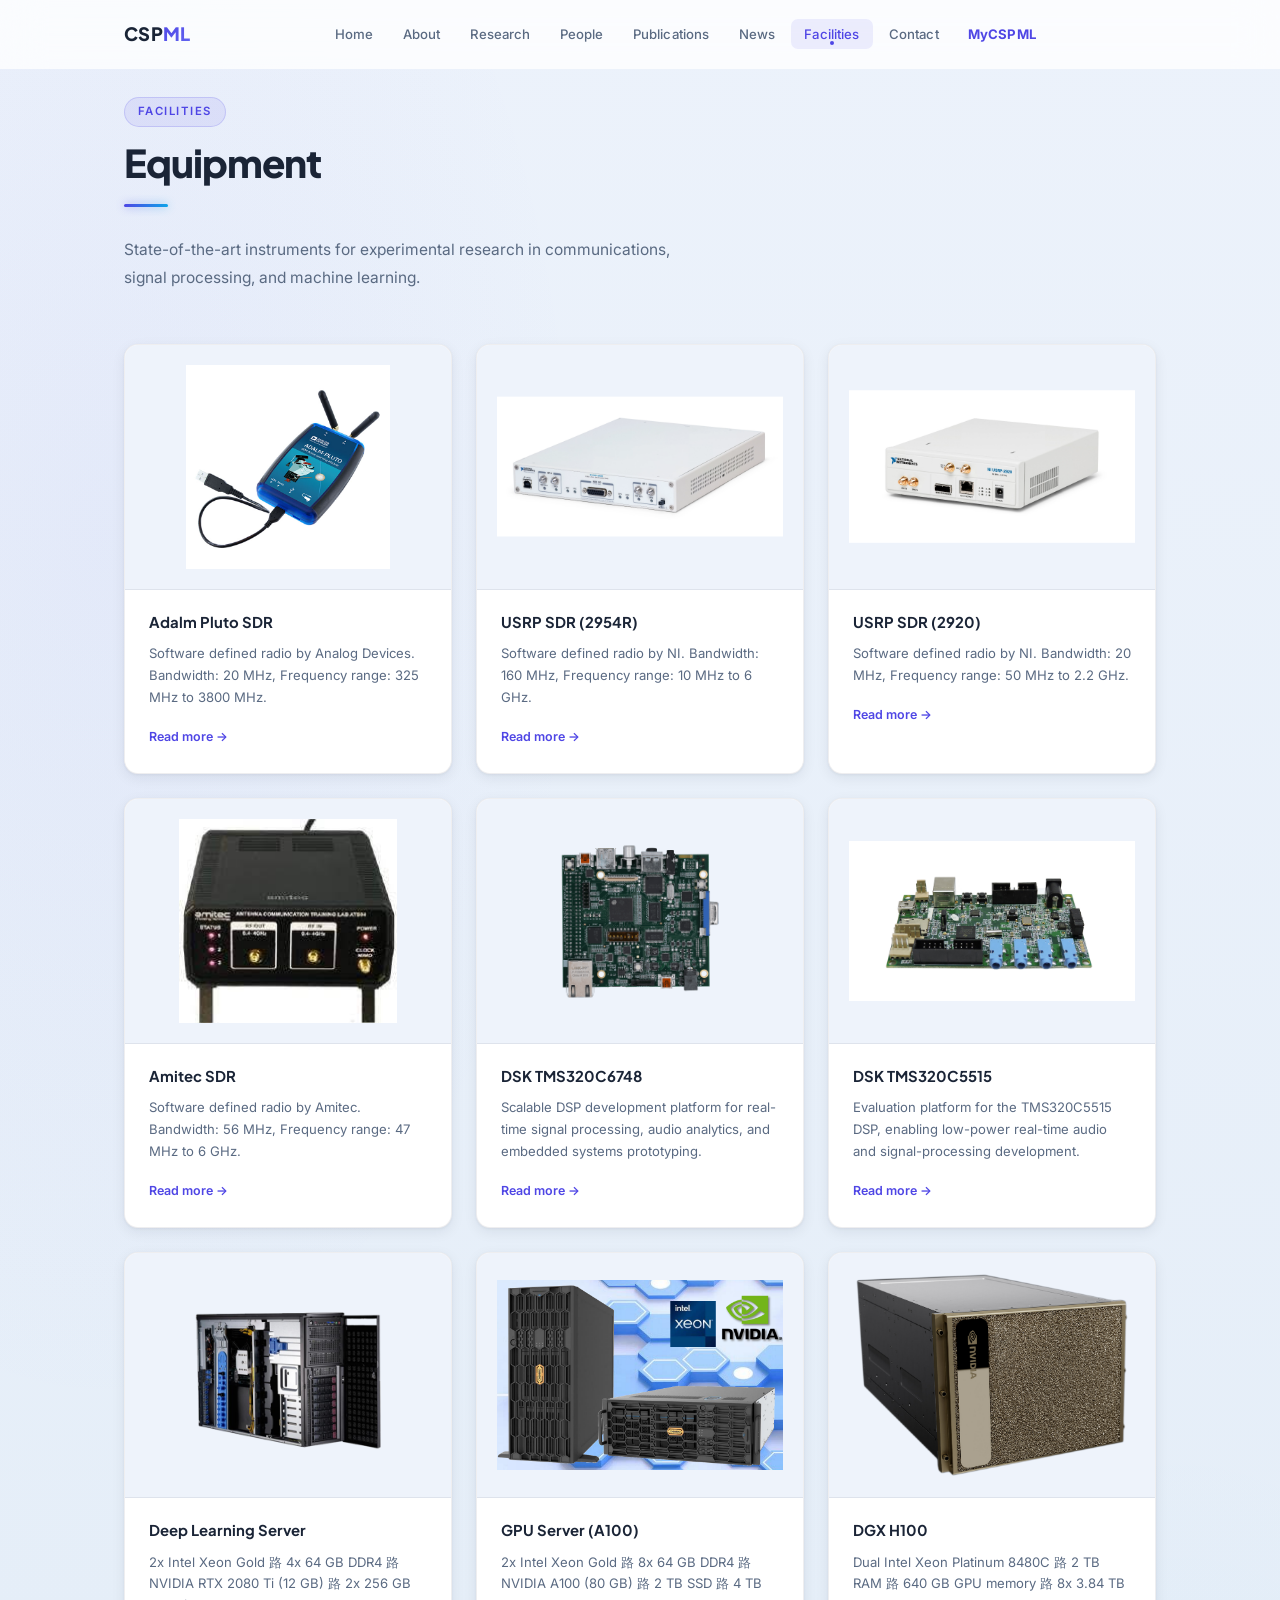
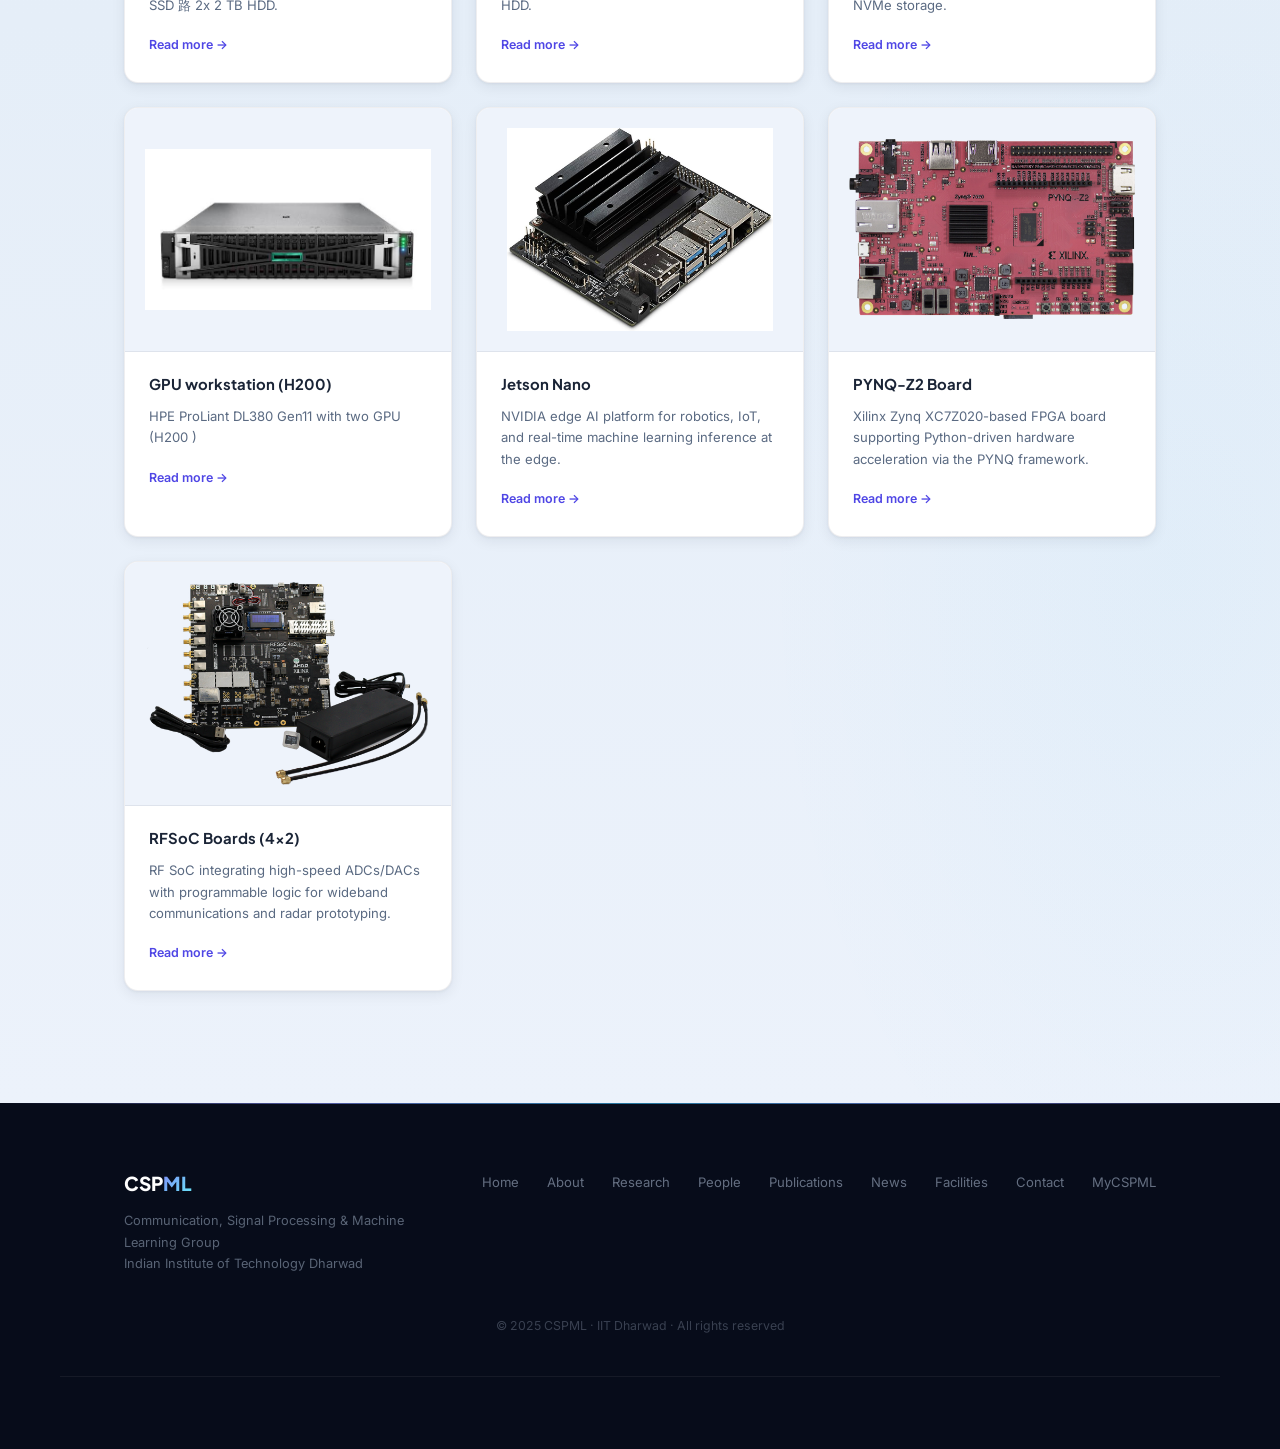
<file: infrastructure.html>
<!DOCTYPE html>
<html lang="en">
<head>
  <meta charset="UTF-8">
  <meta name="viewport" content="width=device-width, initial-scale=1.0">
  <title>Facilities | CSPML — IIT Dharwad</title>
  <meta name="description" content="Lab equipment and computing infrastructure at the CSPML Lab, IIT Dharwad.">
  <link rel="preconnect" href="https://fonts.googleapis.com">
  <link rel="preconnect" href="https://fonts.gstatic.com" crossorigin>
  <link href="https://fonts.googleapis.com/css2?family=Inter:wght@300;400;500;600;700;800&family=Plus+Jakarta+Sans:wght@600;700;800&display=swap" rel="stylesheet">
  <link rel="stylesheet" href="style.css">
</head>
<body>

<nav id="navbar">
  <div class="nav-inner">
    <a href="index.html" class="nav-logo">CSP<span>ML</span></a>

    <ul class="nav-links" id="nav-links">
      <li><a href="index.html">Home</a></li>
      <li><a href="index.html#about">About</a></li>
      <li><a href="index.html#research">Research</a></li>
      <li><a href="people.html">People</a></li>
      <li><a href="publications.html">Publications</a></li>
      <li><a href="news.html">News</a></li>
      <li><a href="infrastructure.html" class="active">Facilities</a></li>
      <li><a href="contact.html">Contact</a></li>
      <li><a href="mycspml.html" class="nav-mycspml">MyCSPML</a></li>
    </ul>


    <button class="nav-hamburger" id="hamburger" aria-label="Toggle navigation menu">
      <span></span><span></span><span></span>
    </button>
  </div>
</nav>


<section id="infrastructure" class="section bg-alt" style="padding-top: 6rem;">
  <div class="container">

    <div class="section-header reveal">
      <span class="section-tag">Facilities</span>
      <h2 class="section-title">Equipment</h2>
      <div class="section-bar"></div>
      <p class="section-sub">State-of-the-art instruments for experimental research in communications, signal processing, and machine learning.</p>
    </div>

    <div id="infra-grid" class="infra-grid reveal"></div>
  </div>
</section>


<footer>
  <div class="container footer-inner">
    <div class="footer-brand">
      <div class="footer-logo">CSP<span>ML</span></div>
      <div class="footer-tagline">
        Communication, Signal Processing &amp; Machine Learning Group<br>
        Indian Institute of Technology Dharwad
      </div>
    </div>
    <nav class="footer-nav" aria-label="Footer navigation">
      <a href="index.html">Home</a>
      <a href="index.html#about">About</a>
      <a href="index.html#research">Research</a>
      <a href="people.html">People</a>
      <a href="publications.html">Publications</a>
      <a href="news.html">News</a>
      <a href="infrastructure.html">Facilities</a>
      <a href="contact.html">Contact</a>
      <a href="mycspml.html">MyCSPML</a>
    </nav>
    <div class="footer-copy">© 2025 CSPML · IIT Dharwad · All rights reserved</div>
  </div>
</footer>


<script>
  const navbar = document.getElementById('navbar');
  window.addEventListener('scroll', () => {
    navbar.classList.toggle('scrolled', window.scrollY > 24);
  }, { passive: true });

  const hamburger = document.getElementById('hamburger');
  hamburger.addEventListener('click', () => {
    navbar.classList.toggle('nav-open');
    hamburger.setAttribute('aria-expanded', navbar.classList.contains('nav-open'));
  });
  document.querySelectorAll('#nav-links a').forEach(a => {
    a.addEventListener('click', () => navbar.classList.remove('nav-open'));
  });

  const revealObserver = new IntersectionObserver(
    entries => entries.forEach(e => { if (e.isIntersecting) e.target.classList.add('visible'); }),
    { threshold: 0.08 }
  );
  document.querySelectorAll('.reveal').forEach(el => revealObserver.observe(el));
  window._revealObserver = revealObserver;
</script>
<script src="js/renderer.js"></script>
<script src="https://identity.netlify.com/v1/netlify-identity-widget.js"></script>

</body>
</html>
</file>
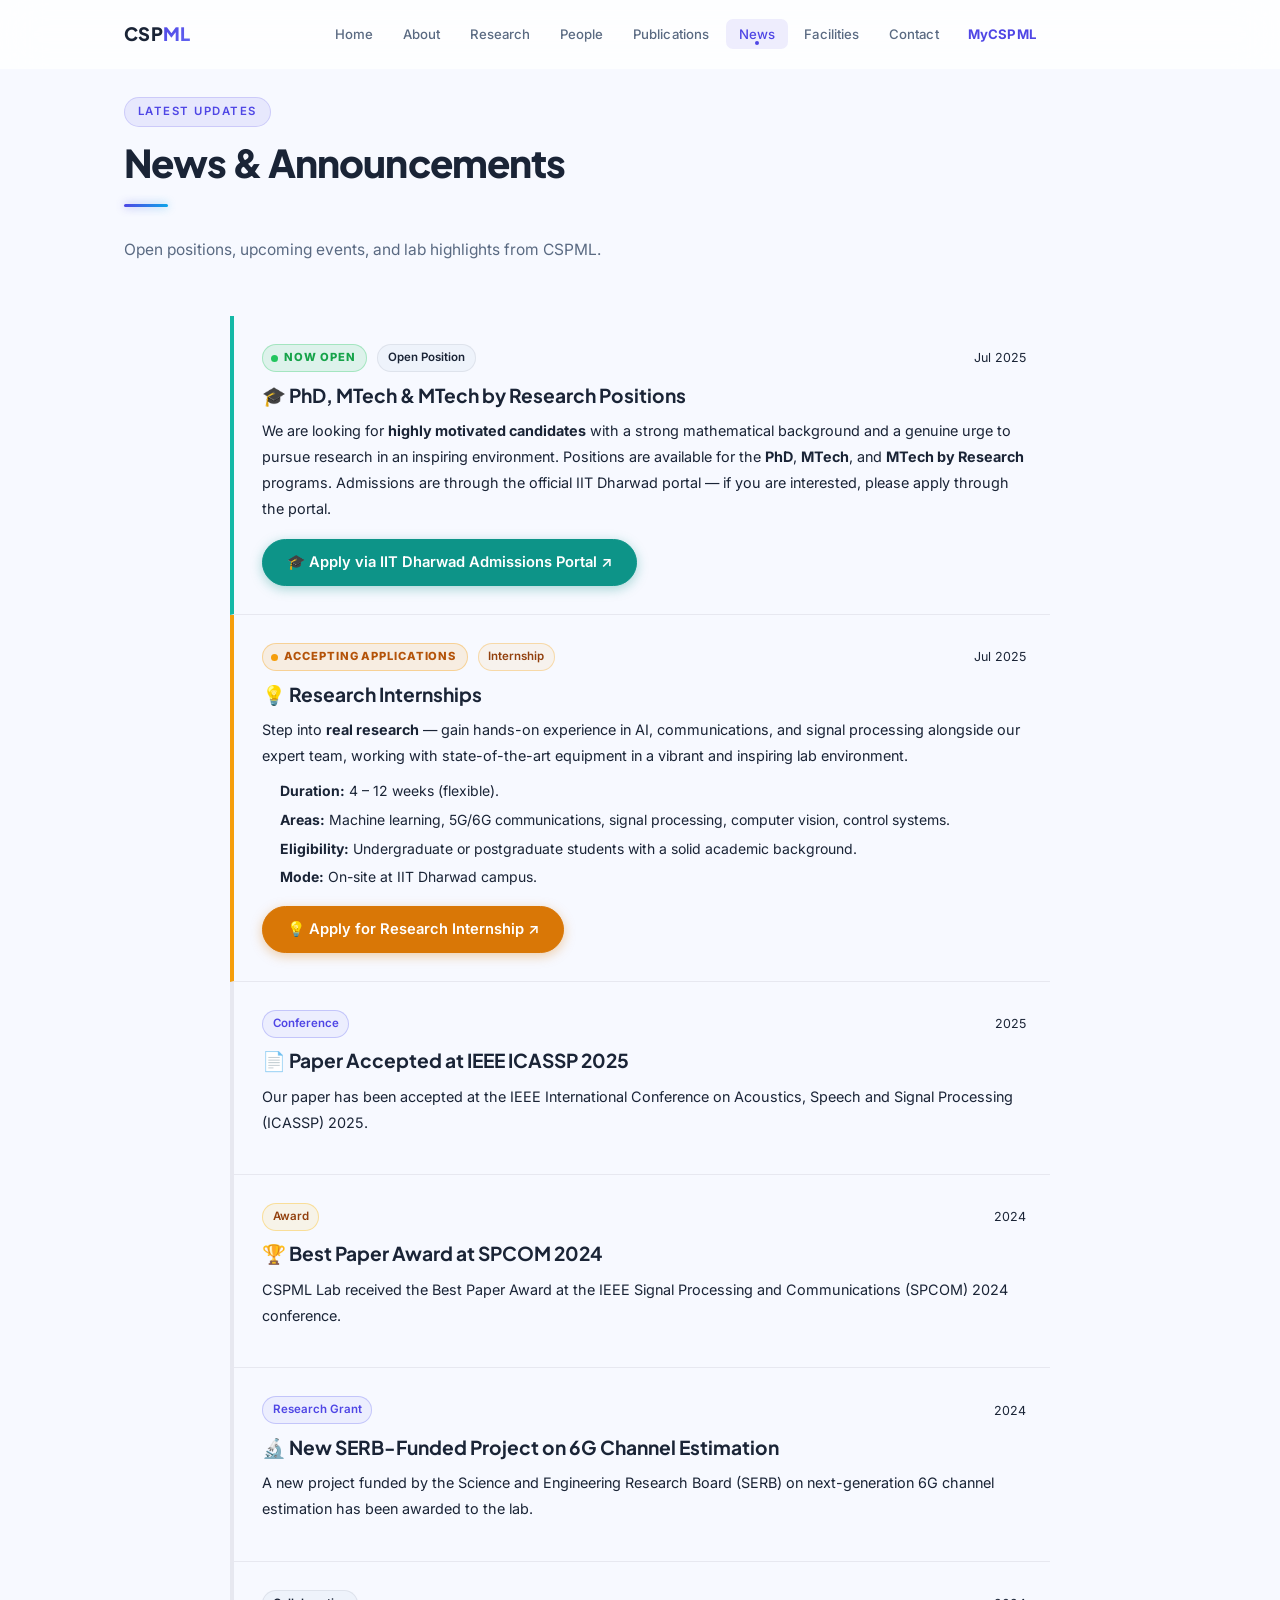
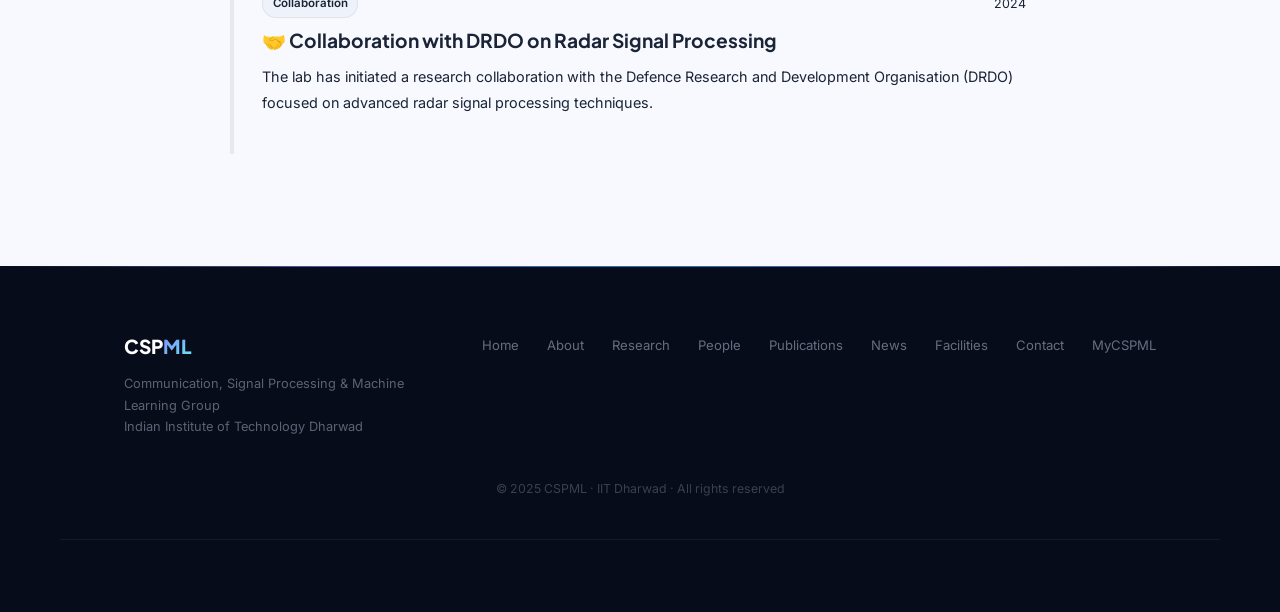
<file: news.html>
<!DOCTYPE html>
<html lang="en">
<head>
  <meta charset="UTF-8">
  <meta name="viewport" content="width=device-width, initial-scale=1.0">
  <title>News & Announcements | CSPML — IIT Dharwad</title>
  <meta name="description" content="Latest news, open positions, and announcements from the CSPML Lab at IIT Dharwad.">
  <link rel="preconnect" href="https://fonts.googleapis.com">
  <link rel="preconnect" href="https://fonts.gstatic.com" crossorigin>
  <link href="https://fonts.googleapis.com/css2?family=Inter:wght@300;400;500;600;700;800&family=Plus+Jakarta+Sans:wght@600;700;800&display=swap" rel="stylesheet">
  <link rel="stylesheet" href="style.css">
</head>
<body>

<nav id="navbar">
  <div class="nav-inner">
    <a href="index.html" class="nav-logo">CSP<span>ML</span></a>

    <ul class="nav-links" id="nav-links">
      <li><a href="index.html">Home</a></li>
      <li><a href="index.html#about">About</a></li>
      <li><a href="index.html#research">Research</a></li>
      <li><a href="people.html">People</a></li>
      <li><a href="publications.html">Publications</a></li>
      <li><a href="news.html" class="active">News</a></li>
      <li><a href="infrastructure.html">Facilities</a></li>
      <li><a href="contact.html">Contact</a></li>
      <li><a href="mycspml.html" class="nav-mycspml">MyCSPML</a></li>
    </ul>

    <button class="nav-hamburger" id="hamburger" aria-label="Toggle navigation menu">
      <span></span><span></span><span></span>
    </button>
  </div>
</nav>


<section class="section" style="padding-top: 6rem;">
  <div class="container">

    <div class="section-header reveal">
      <span class="section-tag">Latest Updates</span>
      <h2 class="section-title">News &amp; Announcements</h2>
      <div class="section-bar"></div>
      <p class="section-sub">Open positions, upcoming events, and lab highlights from CSPML.</p>
    </div>

    <!-- ── Announcements feed ── -->
    <div class="ann-feed reveal">

      <!-- PhD / MTech Positions -->
      <div class="ann-item ann-item--teal">
        <div class="ann-meta">
          <span class="ann-new-badge">
            <span class="ann-dot"></span>Now Open
          </span>
          <span class="ann-tag">Open Position</span>
          <span class="ann-date">Jul 2025</span>
        </div>
        <h3 class="ann-title">🎓 PhD, MTech &amp; MTech by Research Positions</h3>
        <p class="ann-body">
          We are looking for <strong>highly motivated candidates</strong> with a strong mathematical
          background and a genuine urge to pursue research in an inspiring environment.
          Positions are available for the <strong>PhD</strong>, <strong>MTech</strong>, and
          <strong>MTech by Research</strong> programs. Admissions are through the official
          IIT Dharwad portal — if you are interested, please apply through the portal.
        </p>
        <div class="ann-actions">
          <a href="https://www.iitdh.ac.in/admissions" target="_blank" class="ann-btn ann-btn--teal">
            🎓 Apply via IIT Dharwad Admissions Portal ↗
          </a>
        </div>
      </div>

      <!-- Research Internships -->
      <div class="ann-item ann-item--amber">
        <div class="ann-meta">
          <span class="ann-new-badge ann-new-badge--amber">
            <span class="ann-dot ann-dot--amber"></span>Accepting Applications
          </span>
          <span class="ann-tag ann-tag--amber">Internship</span>
          <span class="ann-date">Jul 2025</span>
        </div>
        <h3 class="ann-title">💡 Research Internships</h3>
        <p class="ann-body">
          Step into <strong>real research</strong> — gain hands-on experience in AI,
          communications, and signal processing alongside our expert team, working with
          state-of-the-art equipment in a vibrant and inspiring lab environment.
        </p>
        <ul class="ann-list">
          <li><strong>Duration:</strong> 4 – 12 weeks (flexible).</li>
          <li><strong>Areas:</strong> Machine learning, 5G/6G communications, signal processing, computer vision, control systems.</li>
          <li><strong>Eligibility:</strong> Undergraduate or postgraduate students with a solid academic background.</li>
          <li><strong>Mode:</strong> On-site at IIT Dharwad campus.</li>
        </ul>
        <div class="ann-actions">
          <a href="https://docs.google.com/forms/d/e/1FAIpQLSdB54ygI999qBg58XdaRDu7FBVQs9CroctoIPM8MFdZHumMtQ/viewform?usp=publish-editor" target="_blank" class="ann-btn ann-btn--amber-solid">
            💡 Apply for Research Internship ↗
          </a>
        </div>
      </div>

      <!-- Paper: ICASSP 2025 -->
      <div class="ann-item">
        <div class="ann-meta">
          <span class="ann-tag ann-tag--indigo">Conference</span>
          <span class="ann-date">2025</span>
        </div>
        <h3 class="ann-title">📄 Paper Accepted at IEEE ICASSP 2025</h3>
        <p class="ann-body">Our paper has been accepted at the IEEE International Conference on Acoustics, Speech and Signal Processing (ICASSP) 2025.</p>
      </div>

      <!-- Award: SPCOM 2024 -->
      <div class="ann-item">
        <div class="ann-meta">
          <span class="ann-tag ann-tag--gold">Award</span>
          <span class="ann-date">2024</span>
        </div>
        <h3 class="ann-title">🏆 Best Paper Award at SPCOM 2024</h3>
        <p class="ann-body">CSPML Lab received the Best Paper Award at the IEEE Signal Processing and Communications (SPCOM) 2024 conference.</p>
      </div>

      <!-- Grant -->
      <div class="ann-item">
        <div class="ann-meta">
          <span class="ann-tag ann-tag--indigo">Research Grant</span>
          <span class="ann-date">2024</span>
        </div>
        <h3 class="ann-title">🔬 New SERB-Funded Project on 6G Channel Estimation</h3>
        <p class="ann-body">A new project funded by the Science and Engineering Research Board (SERB) on next-generation 6G channel estimation has been awarded to the lab.</p>
      </div>

      <!-- Collaboration -->
      <div class="ann-item">
        <div class="ann-meta">
          <span class="ann-tag">Collaboration</span>
          <span class="ann-date">2024</span>
        </div>
        <h3 class="ann-title">🤝 Collaboration with DRDO on Radar Signal Processing</h3>
        <p class="ann-body">The lab has initiated a research collaboration with the Defence Research and Development Organisation (DRDO) focused on advanced radar signal processing techniques.</p>
      </div>

    </div>

  </div>
</section>


<footer>
  <div class="container footer-inner">
    <div class="footer-brand">
      <div class="footer-logo">CSP<span>ML</span></div>
      <div class="footer-tagline">
        Communication, Signal Processing &amp; Machine Learning Group<br>
        Indian Institute of Technology Dharwad
      </div>
    </div>
    <nav class="footer-nav" aria-label="Footer navigation">
      <a href="index.html">Home</a>
      <a href="index.html#about">About</a>
      <a href="index.html#research">Research</a>
      <a href="people.html">People</a>
      <a href="publications.html">Publications</a>
      <a href="news.html">News</a>
      <a href="infrastructure.html">Facilities</a>
      <a href="contact.html">Contact</a>
      <a href="mycspml.html">MyCSPML</a>
    </nav>
    <div class="footer-copy">© 2025 CSPML · IIT Dharwad · All rights reserved</div>
  </div>
</footer>


<script>
  const navbar = document.getElementById('navbar');
  window.addEventListener('scroll', () => {
    navbar.classList.toggle('scrolled', window.scrollY > 24);
  }, { passive: true });

  const hamburger = document.getElementById('hamburger');
  hamburger.addEventListener('click', () => {
    navbar.classList.toggle('nav-open');
    hamburger.setAttribute('aria-expanded', navbar.classList.contains('nav-open'));
  });
  document.querySelectorAll('#nav-links a').forEach(a => {
    a.addEventListener('click', () => navbar.classList.remove('nav-open'));
  });

  const revealObserver = new IntersectionObserver(
    entries => entries.forEach(e => { if (e.isIntersecting) e.target.classList.add('visible'); }),
    { threshold: 0.08 }
  );
  document.querySelectorAll('.reveal').forEach(el => revealObserver.observe(el));
  window._revealObserver = revealObserver;
</script>

</body>
</html>
</file>
<file: style.css>
/* ═══════════════════════════════════════════════════════
   style.css — CSPML Lab · IIT Dharwad
   Premium redesign — v2
   Design: dark gradient hero + clean light body sections
   Fonts: Inter (body) · Plus Jakarta Sans (headings)
   ═══════════════════════════════════════════════════════ */

/* ── Google Fonts — swap for faster load ── */
@import url('https://fonts.googleapis.com/css2?family=Inter:ital,wght@0,300;0,400;0,500;0,600;0,700;0,800;1,400&family=Plus+Jakarta+Sans:wght@600;700;800&display=swap');


/* ═══════════════════════════════════════════
   DESIGN TOKENS
   ═══════════════════════════════════════════ */
:root {
  /* ── Surface palette ── */
  --bg:            #f7f9ff;
  --bg-alt:        #eef3fb;   /* used as base; CSS applies richer gradient */
  --surface:       #ffffff;

  /* ── Brand accents ── */
  --indigo:        #4f46e5;
  --indigo-dark:   #3730a3;
  --indigo-mid:    #6366f1;
  --indigo-light:  rgba(79, 70, 229, 0.09);
  --indigo-faint:  rgba(79, 70, 229, 0.05);
  --sky:           #0ea5e9;
  --sky-light:     rgba(14, 165, 233, 0.11);

  /* ── Text ── */
  --text:          #1a2436;
  --text-muted:    #5a6a82;
  --text-light:    #8fa1bb;

  /* ── Borders ── */
  --border:        rgba(15, 23, 42, 0.07);
  --border-md:     rgba(15, 23, 42, 0.12);

  /* ── Multi-layer elevation shadows (ambient + directional) ── */
  --shadow-xs:     0 1px 2px rgba(15, 23, 42, 0.04),
                   0 1px 6px  rgba(15, 23, 42, 0.03);
  --shadow-sm:     0 1px 3px  rgba(15, 23, 42, 0.05),
                   0 4px 14px rgba(15, 23, 42, 0.07);
  --shadow-md:     0 4px 6px  rgba(15, 23, 42, 0.04),
                   0 12px 32px rgba(15, 23, 42, 0.10);
  --shadow-lg:     0 8px 12px rgba(15, 23, 42, 0.04),
                   0 24px 64px rgba(15, 23, 42, 0.13);
  /* Branded coloured shadows for interactive elements */
  --shadow-indigo:    0 4px 14px rgba(79, 70, 229, 0.22);
  --shadow-indigo-lg: 0 8px 32px rgba(79, 70, 229, 0.30);

  /* ── Easing curves ── */
  --ease-spring:  cubic-bezier(0.34, 1.56, 0.64, 1);   /* overshoot lift */
  --ease-smooth:  cubic-bezier(0.4,  0.0,  0.2, 1);    /* material standard */
  --ease-out:     cubic-bezier(0.0,  0.0,  0.2, 1);    /* decelerate */
  --ease-in-out:  cubic-bezier(0.4,  0.0,  0.6, 1);

  /* ── Transition durations ── */
  --t-fast:  140ms;
  --t-base:  220ms;
  --t-slow:  380ms;

  /* ── Layout ── */
  --container:    1160px;
  --section-pad:  112px 0;   /* more breathing room than before */
  --radius:       14px;
  --radius-sm:    9px;
  --radius-lg:    20px;

  /* ── Typography ── */
  --font-head:  'Plus Jakarta Sans', 'Inter', sans-serif;
  --font-body:  'Inter', sans-serif;
}


/* ═══════════════════════════════════════════
   RESET & BASE
   ═══════════════════════════════════════════ */
*, *::before, *::after {
  margin: 0;
  padding: 0;
  box-sizing: border-box;
}

html {
  scroll-behavior: smooth;
  font-size: 16px;
  -webkit-text-size-adjust: 100%;
}

body {
  background: var(--bg);
  color: var(--text);
  font-family: var(--font-body);
  font-weight: 400;
  line-height: 1.72;
  overflow-x: hidden;
  /* Premium font rendering */
  -webkit-font-smoothing: antialiased;
  -moz-osx-font-smoothing: grayscale;
  text-rendering: optimizeLegibility;
  font-feature-settings: 'kern' 1, 'liga' 1, 'calt' 1;
}

img {
  display: block;
  max-width: 100%;
  height: auto;
}

a {
  color: var(--indigo);
  text-decoration: none;
}
a:hover { text-decoration: underline; }

ul { list-style: none; }

button { font-family: var(--font-body); }

/* ── Container ── */
.container {
  width: 100%;
  max-width: var(--container);
  margin: 0 auto;
  padding: 0 5vw;
}


/* ═══════════════════════════════════════════
   KEYFRAME ANIMATIONS
   ═══════════════════════════════════════════ */
@keyframes fadeUp {
  from { opacity: 0; transform: translateY(24px); }
  to   { opacity: 1; transform: translateY(0);    }
}

@keyframes pulse {
  0%, 100% { opacity: 1; transform: scale(1); }
  50%       { opacity: 0.35; transform: scale(0.85); }
}

@keyframes scrollBounce {
  0%, 100% { transform: rotate(45deg) translate(0, 0); }
  50%       { transform: rotate(45deg) translate(3px, 3px); }
}

@keyframes orbFloat1 {
  0%, 100% { transform: translate(0,    0)   scale(1);    }
  50%       { transform: translate(48px, -36px) scale(1.06); }
}
@keyframes orbFloat2 {
  0%, 100% { transform: translate(0,    0)   scale(1);    }
  50%       { transform: translate(-36px, 48px) scale(0.94); }
}
@keyframes orbFloat3 {
  0%, 100% { transform: translate(0,   0)   scale(1);    }
  50%       { transform: translate(24px, 24px) scale(1.1);  }
}

/* Gradient sweep on the acronym text */
@keyframes gradientShift {
  0%   { background-position: 0%   50%; }
  50%  { background-position: 100% 50%; }
  100% { background-position: 0%   50%; }
}

/* Shimmer sweep for buttons */
@keyframes shimmer {
  from { left: -120%; }
  to   { left:  160%; }
}


/* ═══════════════════════════════════════════
   STICKY NAVIGATION
   ═══════════════════════════════════════════ */
#navbar {
  position: fixed;
  top: 0; left: 0; right: 0;
  z-index: 500;
  background: rgba(255, 255, 255, 0.78);
  backdrop-filter: blur(20px);
  -webkit-backdrop-filter: blur(20px);
  border-bottom: 1px solid transparent;
  transition:
    background   var(--t-slow) var(--ease-smooth),
    border-color var(--t-slow) var(--ease-smooth),
    box-shadow   var(--t-slow) var(--ease-smooth);
}

#navbar.scrolled {
  background: rgba(255, 255, 255, 0.95);
  border-bottom-color: rgba(15, 23, 42, 0.06);
  /* Double shadow: thin crisp line + soft ambient */
  box-shadow:
    0 1px 0 rgba(15, 23, 42, 0.04),
    0 4px 24px rgba(15, 23, 42, 0.07);
}

.nav-inner {
  max-width: var(--container);
  margin: 0 auto;
  padding: 0 5vw;
  height: 68px;
  display: flex;
  align-items: center;
  justify-content: space-between;
  gap: 1.5rem;
}

.nav-logo {
  font-family: var(--font-head);
  font-size: 1.15rem;
  font-weight: 800;
  letter-spacing: 0.02em;
  color: var(--text);
  text-decoration: none;
  flex-shrink: 0;
}
.nav-logo span {
  /* Subtle gradient on the accent letter */
  background: linear-gradient(135deg, var(--indigo) 0%, var(--indigo-mid) 100%);
  -webkit-background-clip: text;
  background-clip: text;
  -webkit-text-fill-color: transparent;
}
.nav-logo:hover { text-decoration: none; }

.nav-links {
  display: flex;
  gap: 0.2rem;
  flex: 1;
  justify-content: center;
}
.nav-links a {
  position: relative;
  font-size: 0.825rem;
  font-weight: 500;
  letter-spacing: 0.01em;
  color: var(--text-muted);
  padding: 7px 13px;
  border-radius: 7px;
  text-decoration: none;
  transition:
    color      var(--t-base) var(--ease-smooth),
    background var(--t-base) var(--ease-smooth);
}
.nav-links a:hover,
.nav-links a.active {
  color: var(--indigo);
  background: var(--indigo-light);
  text-decoration: none;
}

.nav-cta {
  background: var(--indigo);
  color: #fff;
  font-size: 0.825rem;
  font-weight: 600;
  padding: 9px 22px;
  border-radius: var(--radius-sm);
  text-decoration: none;
  white-space: nowrap;
  flex-shrink: 0;
  box-shadow: var(--shadow-indigo);
  transition:
    background var(--t-base) var(--ease-smooth),
    transform  var(--t-fast) var(--ease-spring),
    box-shadow var(--t-base) var(--ease-smooth);
}
.nav-cta:hover {
  background: var(--indigo-dark);
  transform: translateY(-2px);
  box-shadow: var(--shadow-indigo-lg);
  text-decoration: none;
  color: #fff;
}

.nav-hamburger {
  display: none;
  flex-direction: column;
  gap: 5px;
  background: none;
  border: none;
  cursor: pointer;
  padding: 6px 4px;
  flex-shrink: 0;
}
.nav-hamburger span {
  display: block;
  width: 22px;
  height: 2px;
  background: var(--text);
  border-radius: 2px;
  transition: transform 0.3s var(--ease-smooth), opacity 0.2s ease;
}
#navbar.nav-open .nav-hamburger span:nth-child(1) { transform: translateY(7px) rotate(45deg); }
#navbar.nav-open .nav-hamburger span:nth-child(2) { opacity: 0; transform: scaleX(0); }
#navbar.nav-open .nav-hamburger span:nth-child(3) { transform: translateY(-7px) rotate(-45deg); }


/* ═══════════════════════════════════════════
   HERO SECTION
   ═══════════════════════════════════════════ */
.hero {
  position: relative;
  min-height: 100vh;
  display: flex;
  flex-direction: column;
  align-items: center;
  justify-content: center;
  padding: 140px 5vw 96px;
  overflow: hidden;
}

.hero-bg {
  position: absolute;
  inset: 0;
  z-index: 0;
  background:
    radial-gradient(ellipse 90% 80% at 15% 55%, rgba(79, 70, 229, 0.42) 0%, transparent 58%),
    radial-gradient(ellipse 65% 65% at 88% 20%, rgba(14, 165, 233, 0.26) 0%, transparent 55%),
    radial-gradient(ellipse 55% 55% at 65% 85%, rgba(99, 102, 241, 0.22) 0%, transparent 52%),
    linear-gradient(140deg, #060c1a 0%, #100c36 45%, #0a1c3c 100%);
}

/* Dot-grid overlay — z:3 sits above canvas */
.hero-grid {
  position: absolute;
  inset: 0;
  z-index: 3;
  background-image: radial-gradient(circle, rgba(255, 255, 255, 0.06) 1px, transparent 1px);
  background-size: 40px 40px;
  pointer-events: none;
  -webkit-mask-image: radial-gradient(ellipse 80% 80% at 50% 50%, black 40%, transparent 100%);
  mask-image: radial-gradient(ellipse 80% 80% at 50% 50%, black 40%, transparent 100%);
}

/* Animated colour orbs — z:1 behind canvas */
.hero-orb {
  position: absolute;
  border-radius: 50%;
  pointer-events: none;
  z-index: 1;
  filter: blur(80px);
}
.orb-1 {
  width: 560px; height: 560px;
  background: radial-gradient(circle, rgba(99, 102, 241, 0.35) 0%, transparent 70%);
  top: -18%; left: -12%;
  animation: orbFloat1 18s ease-in-out infinite;
}
.orb-2 {
  width: 480px; height: 480px;
  background: radial-gradient(circle, rgba(14, 165, 233, 0.28) 0%, transparent 70%);
  bottom: -12%; right: -10%;
  animation: orbFloat2 22s ease-in-out infinite;
}

/* Canvas animation layer — z:2 above orbs, below grid */
#hero-canvas {
  position: absolute;
  inset: 0;
  width: 100%; height: 100%;
  z-index: 2;
  pointer-events: none;
  display: block;
}

.hero-content {
  position: relative;
  z-index: 4;
  max-width: 840px;
  text-align: center;
  animation: fadeUp 0.9s var(--ease-out) both;
}

/* Institution badge */
.hero-badge {
  display: inline-flex;
  align-items: center;
  gap: 9px;
  font-size: 0.73rem;
  font-weight: 500;
  letter-spacing: 0.13em;
  text-transform: uppercase;
  color: rgba(165, 180, 252, 0.95);
  border: 1px solid rgba(165, 180, 252, 0.28);
  background: rgba(79, 70, 229, 0.14);
  /* Subtle glow — premium touch */
  box-shadow: 0 0 20px rgba(99, 102, 241, 0.18), inset 0 1px 0 rgba(255, 255, 255, 0.06);
  padding: 7px 18px;
  border-radius: 50px;
  margin-bottom: 2.25rem;
}

.pulse-dot {
  display: inline-block;
  width: 6px;
  height: 6px;
  border-radius: 50%;
  background: #a5b4fc;
  box-shadow: 0 0 6px rgba(165, 180, 252, 0.6);
  animation: pulse 2.4s ease infinite;
  flex-shrink: 0;
}

/* Hero title — flex column: large acronym on top, full name below */
.hero-title {
  display: flex;
  flex-direction: column;
  align-items: center;
  gap: 0.75rem;
  margin-bottom: 1.75rem;
  line-height: 1;
}

/* Large animated-gradient acronym — primary visual identity */
.hero-acronym {
  font-family: var(--font-head);
  font-size: clamp(4.5rem, 13vw, 9rem);
  font-weight: 800;
  letter-spacing: -0.05em;
  line-height: 0.9;
  background: linear-gradient(135deg, #c7d2fe 0%, #67e8f9 35%, #a5b4fc 65%, #67e8f9 100%);
  background-size: 300% 300%;
  -webkit-background-clip: text;
  background-clip: text;
  -webkit-text-fill-color: transparent;
  animation: gradientShift 8s ease-in-out infinite;
}

/* Full lab name — secondary descriptor under the acronym */
.hero-fullname {
  font-family: var(--font-head);
  font-size: clamp(0.8rem, 1.7vw, 1rem);
  font-weight: 400;
  color: rgba(186, 202, 224, 0.58);
  letter-spacing: 0.03em;
  max-width: 560px;
  line-height: 1.55;
  text-align: center;
}

.gradient-text {
  background: linear-gradient(105deg, #a5b4fc 0%, #67e8f9 100%);
  -webkit-background-clip: text;
  background-clip: text;
  -webkit-text-fill-color: transparent;
}

.hero-sub {
  font-size: 1.08rem;
  font-weight: 300;
  color: rgba(186, 202, 224, 0.82);
  max-width: 640px;
  margin: 0 auto 2.75rem;
  line-height: 1.82;
  animation: fadeUp 0.9s 0.1s var(--ease-out) both;
}

.hero-actions {
  display: flex;
  gap: 1rem;
  justify-content: center;
  flex-wrap: wrap;
  margin-bottom: 3.75rem;
  animation: fadeUp 0.9s 0.2s var(--ease-out) both;
}

/* ── Buttons ── */
.btn-primary {
  display: inline-block;
  position: relative;
  overflow: hidden;           /* needed for shimmer sweep */
  background: var(--indigo);
  color: #fff;
  font-weight: 600;
  font-size: 0.92rem;
  padding: 14px 32px;
  border-radius: var(--radius-sm);
  text-decoration: none;
  box-shadow: var(--shadow-indigo);
  transition:
    background  var(--t-base) var(--ease-smooth),
    transform   var(--t-fast) var(--ease-spring),
    box-shadow  var(--t-base) var(--ease-smooth);
}
/* Shimmer sweep on hover */
.btn-primary::after {
  content: '';
  position: absolute;
  top: 0;
  left: -120%;
  width: 60%;
  height: 100%;
  background: linear-gradient(
    105deg,
    transparent 0%,
    rgba(255, 255, 255, 0.22) 50%,
    transparent 100%
  );
  transition: none;
}
.btn-primary:hover {
  background: var(--indigo-dark);
  transform: translateY(-2px);
  box-shadow: var(--shadow-indigo-lg);
  text-decoration: none;
  color: #fff;
}
.btn-primary:hover::after {
  animation: shimmer 0.55s var(--ease-out) forwards;
}

.btn-ghost {
  display: inline-block;
  background: rgba(255, 255, 255, 0.07);
  color: rgba(255, 255, 255, 0.88);
  font-weight: 500;
  font-size: 0.92rem;
  padding: 14px 32px;
  border-radius: var(--radius-sm);
  border: 1px solid rgba(255, 255, 255, 0.15);
  text-decoration: none;
  backdrop-filter: blur(4px);
  transition:
    background   var(--t-base) var(--ease-smooth),
    border-color var(--t-base) var(--ease-smooth),
    transform    var(--t-fast) var(--ease-spring);
}
.btn-ghost:hover {
  background: rgba(255, 255, 255, 0.14);
  border-color: rgba(255, 255, 255, 0.3);
  transform: translateY(-2px);
  text-decoration: none;
  color: #fff;
}

.btn-outline {
  display: inline-block;
  border: 1.5px solid var(--indigo);
  color: var(--indigo);
  font-weight: 600;
  font-size: 0.9rem;
  padding: 12px 28px;
  border-radius: var(--radius-sm);
  text-decoration: none;
  transition:
    background  var(--t-base) var(--ease-smooth),
    color       var(--t-base) var(--ease-smooth),
    transform   var(--t-fast) var(--ease-spring),
    box-shadow  var(--t-base) var(--ease-smooth);
}
.btn-outline:hover {
  background: var(--indigo-light);
  transform: translateY(-1px);
  box-shadow: var(--shadow-indigo);
  text-decoration: none;
}

/* Stats row — refined glassmorphism */
.hero-stats {
  display: flex;
  align-items: center;
  justify-content: center;
  flex-wrap: wrap;
  gap: 0;
  background: rgba(255, 255, 255, 0.07);
  border: 1px solid rgba(255, 255, 255, 0.12);
  /* Inner glow for premium glass look */
  box-shadow: 0 0 0 1px rgba(255, 255, 255, 0.04), 0 8px 32px rgba(0, 0, 0, 0.24);
  border-radius: var(--radius-lg);
  padding: 1.75rem 2.5rem;
  backdrop-filter: blur(14px);
  -webkit-backdrop-filter: blur(14px);
  animation: fadeUp 0.9s 0.32s var(--ease-out) both;
}

.stat {
  display: flex;
  flex-direction: column;
  align-items: center;
  padding: 0.25rem 2.5rem;
}
.stat-num {
  font-family: var(--font-head);
  font-size: 2.2rem;
  font-weight: 800;
  color: #fff;
  line-height: 1;
  letter-spacing: -0.02em;
}
.stat-num .s-plus { color: #a5b4fc; }
.stat-label {
  font-size: 0.7rem;
  font-weight: 500;
  color: rgba(186, 202, 224, 0.55);
  text-transform: uppercase;
  letter-spacing: 0.1em;
  margin-top: 6px;
}
.stat-sep {
  width: 1px;
  height: 40px;
  background: rgba(255, 255, 255, 0.1);
  align-self: center;
}

.scroll-hint {
  position: absolute;
  bottom: 2.5rem;
  left: 50%;
  transform: translateX(-50%);
  z-index: 4;
  display: flex;
  flex-direction: column;
  align-items: center;
  gap: 8px;
  font-size: 0.67rem;
  letter-spacing: 0.13em;
  text-transform: uppercase;
  color: rgba(186, 202, 224, 0.4);
  text-decoration: none;
  animation: fadeUp 0.9s 0.5s var(--ease-out) both;
  transition: color var(--t-base) ease;
}
.scroll-hint:hover { color: rgba(186, 202, 224, 0.72); text-decoration: none; }
.scroll-arrow {
  width: 18px; height: 18px;
  border-right: 1.5px solid rgba(186, 202, 224, 0.3);
  border-bottom: 1.5px solid rgba(186, 202, 224, 0.3);
  transform: rotate(45deg);
  animation: scrollBounce 2.2s ease infinite;
}


/* ═══════════════════════════════════════════
   NEWS TICKER
   ═══════════════════════════════════════════ */
/* ═══════════════════════════════════════════
   ANNOUNCEMENT ROTATOR
═══════════════════════════════════════════ */
.ann-rotator {
  position: relative;
  height: 86px;
  overflow: hidden;
}

.ann-rot-track { position: relative; height: 100%; }

.ann-rot-item {
  position: absolute;
  inset: 0;
  display: flex;
  align-items: center;
  justify-content: center;
  gap: 1.1rem;
  padding: 0 3rem;
  opacity: 0;
  transform: translateY(70px);
  pointer-events: none;
}

/* Entrance */
@keyframes annRotIn {
  0%   { opacity: 0; transform: translateY(60px) scale(0.97); }
  60%  { opacity: 1; transform: translateY(-4px) scale(1.01); }
  100% { opacity: 1; transform: translateY(0) scale(1); }
}
/* Exit */
@keyframes annRotOut {
  0%   { opacity: 1; transform: translateY(0) scale(1); }
  100% { opacity: 0; transform: translateY(-50px) scale(0.97); }
}

.ann-rot-item.ann-active {
  pointer-events: auto;
  animation: annRotIn 0.6s cubic-bezier(0.22, 1, 0.36, 1) forwards;
}
.ann-rot-item.ann-exit {
  animation: annRotOut 0.5s ease-in forwards;
}

/* Per-item gradient backgrounds */
.ann-rot--teal   { background: linear-gradient(120deg, #042f2e 0%, #0f766e 60%, #14b8a6 100%); }
.ann-rot--indigo { background: linear-gradient(120deg, #1e1b4b 0%, #4338ca 60%, #818cf8 100%); }
.ann-rot--blue   { background: linear-gradient(120deg, #0c1445 0%, #1d4ed8 60%, #60a5fa 100%); }
.ann-rot--gold   { background: linear-gradient(120deg, #451a03 0%, #b45309 60%, #f59e0b 100%); }
.ann-rot--green  { background: linear-gradient(120deg, #052e16 0%, #15803d 60%, #4ade80 100%); }
.ann-rot--rose   { background: linear-gradient(120deg, #4c0519 0%, #be123c 60%, #fb7185 100%); }

.ann-rot-icon {
  font-size: 2.2rem;
  line-height: 1;
  flex-shrink: 0;
  filter: drop-shadow(0 2px 8px rgba(0,0,0,0.4));
}

.ann-rot-text {
  font-family: var(--font-head);
  font-size: 1.08rem;
  font-weight: 700;
  color: #fff;
  letter-spacing: -0.01em;
  text-shadow: 0 2px 12px rgba(0,0,0,0.35);
  white-space: nowrap;
  overflow: hidden;
  text-overflow: ellipsis;
}

.ann-rot-link {
  flex-shrink: 0;
  color: rgba(255,255,255,0.85);
  font-size: 0.8rem;
  font-weight: 700;
  text-decoration: none;
  padding: 0.35rem 1.1rem;
  border: 1.5px solid rgba(255,255,255,0.45);
  border-radius: 999px;
  backdrop-filter: blur(4px);
  transition: background 0.2s, color 0.2s;
  white-space: nowrap;
}
.ann-rot-link:hover {
  background: rgba(255,255,255,0.2);
  color: #fff;
}

/* Progress bar */
.ann-rot-progress {
  position: absolute;
  bottom: 0; left: 0; right: 0;
  height: 3px;
  background: rgba(255,255,255,0.15);
  z-index: 2;
}
.ann-rot-bar { height: 100%; background: rgba(255,255,255,0.7); width: 0; }
@keyframes annBarRun { from { width: 0% } to { width: 100% } }
.ann-rot-bar.ann-bar-run { animation: annBarRun linear forwards; }

@media (max-width: 640px) {
  .ann-rotator { height: 72px; }
  .ann-rot-item { padding: 0 1.25rem; gap: 0.75rem; }
  .ann-rot-icon { font-size: 1.6rem; }
  .ann-rot-text { font-size: 0.875rem; }
  .ann-rot-link { display: none; }
}


/* ═══════════════════════════════════════════
   SECTION COMMONS
   ═══════════════════════════════════════════ */
.section { padding: var(--section-pad); }

/* bg-alt: richer gradient with faint radial depth */
.bg-alt {
  background:
    radial-gradient(ellipse 70% 60% at 8%  20%, rgba(79, 70, 229, 0.045) 0%, transparent 55%),
    radial-gradient(ellipse 60% 50% at 92% 80%, rgba(14, 165, 233, 0.035) 0%, transparent 55%),
    linear-gradient(180deg, #ecf2fb 0%, #e5eef8 60%, #ecf2fb 100%);
}

.section-header { margin-bottom: 3.25rem; }

/* Pill tag with subtle border for refinement */
.section-tag {
  display: inline-block;
  font-size: 0.71rem;
  font-weight: 600;
  letter-spacing: 0.13em;
  text-transform: uppercase;
  color: var(--indigo);
  background: var(--indigo-light);
  border: 1px solid rgba(79, 70, 229, 0.18);
  padding: 4px 13px;
  border-radius: 50px;
  margin-bottom: 0.9rem;
}

.section-title {
  font-family: var(--font-head);
  font-size: clamp(1.8rem, 3vw, 2.55rem);
  font-weight: 800;
  color: var(--text);
  line-height: 1.14;
  letter-spacing: -0.025em;
}

/* Section accent bar with soft glow via ::after */
.section-bar {
  width: 44px;
  height: 3px;
  background: linear-gradient(90deg, var(--indigo), var(--sky));
  border-radius: 3px;
  margin: 1.2rem 0 1.8rem;
  position: relative;
}
.section-bar::after {
  content: '';
  position: absolute;
  inset: 0;
  background: inherit;
  filter: blur(5px);
  opacity: 0.55;
  border-radius: inherit;
}

.section-sub {
  color: var(--text-muted);
  font-size: 0.97rem;
  max-width: 580px;
  line-height: 1.82;
}

/* ── Scroll Reveal — spring deceleration ── */
.reveal {
  opacity: 0;
  transform: translateY(28px);
  transition:
    opacity   0.7s var(--ease-out),
    transform 0.7s var(--ease-out);
}
.reveal.visible {
  opacity: 1;
  transform: translateY(0);
}


/* ═══════════════════════════════════════════
   ABOUT THE LAB
   ═══════════════════════════════════════════ */
.about-grid {
  display: grid;
  grid-template-columns: 3fr 2fr;
  gap: 5rem;
  align-items: start;
}

.about-lead {
  font-size: 1.08rem;
  font-weight: 400;
  color: var(--text);
  line-height: 1.88;
  margin-bottom: 1.25rem;
}
.about-text p:not(.about-lead) {
  font-size: 0.95rem;
  color: var(--text-muted);
  line-height: 1.88;
  margin-bottom: 2rem;
}

/* Pillar cards — spring slide on hover */
.about-pillars {
  display: flex;
  flex-direction: column;
  gap: 1rem;
  margin-top: 0.5rem;
}
.pillar {
  display: flex;
  gap: 1rem;
  align-items: flex-start;
  padding: 1.25rem 1.5rem;
  background: var(--surface);
  border: 1px solid var(--border);
  border-radius: var(--radius);
  box-shadow: var(--shadow-xs);
  transition:
    box-shadow   var(--t-slow) var(--ease-smooth),
    transform    var(--t-slow) var(--ease-spring),
    border-color var(--t-slow) var(--ease-smooth);
}
.pillar:hover {
  box-shadow: var(--shadow-md);
  transform: translateX(6px);
  border-color: rgba(79, 70, 229, 0.18);
}
.pillar-icon {
  width: 44px; height: 44px;
  background: var(--indigo-light);
  border-radius: 10px;
  display: flex;
  align-items: center;
  justify-content: center;
  font-size: 1.3rem;
  flex-shrink: 0;
  transition: transform var(--t-slow) var(--ease-spring);
}
.pillar:hover .pillar-icon { transform: scale(1.1) rotate(-4deg); }
.pillar strong {
  display: block;
  font-size: 0.88rem;
  font-weight: 700;
  color: var(--text);
  margin-bottom: 3px;
}
.pillar p {
  font-size: 0.82rem;
  color: var(--text-muted);
  margin: 0;
  line-height: 1.62;
}

/* Stat cards grid */
.about-card-stack {
  display: grid;
  grid-template-columns: 1fr 1fr;
  gap: 1rem;
}
.about-stat-card {
  background: var(--surface);
  border: 1px solid var(--border);
  border-radius: var(--radius);
  padding: 1.75rem 1.25rem;
  box-shadow: var(--shadow-sm);
  text-align: center;
  transition:
    box-shadow var(--t-slow) var(--ease-smooth),
    transform  var(--t-slow) var(--ease-spring);
}
.about-stat-card:hover {
  box-shadow: var(--shadow-md);
  transform: translateY(-4px);
}
/* Accent card — indigo gradient with inner shine */
.about-stat-card.accent-card {
  background: linear-gradient(135deg, #4f46e5 0%, #3730a3 100%);
  border-color: transparent;
  box-shadow: var(--shadow-indigo);
  position: relative;
  overflow: hidden;
}
/* Top-right light reflection — premium gloss */
.about-stat-card.accent-card::before {
  content: '';
  position: absolute;
  top: 0; right: 0;
  width: 65%;
  height: 55%;
  background: radial-gradient(ellipse at 100% 0%, rgba(255, 255, 255, 0.16), transparent 70%);
  pointer-events: none;
}
.about-stat-card.accent-card:hover { box-shadow: var(--shadow-indigo-lg); }
.about-stat-card.accent-card .about-stat-num,
.about-stat-card.accent-card .about-stat-label { color: rgba(255, 255, 255, 0.94); }
.about-stat-num {
  font-family: var(--font-head);
  font-size: 1.6rem;
  font-weight: 800;
  color: var(--text);
  line-height: 1.1;
  margin-bottom: 5px;
  letter-spacing: -0.02em;
}
.about-stat-label {
  font-size: 0.71rem;
  font-weight: 500;
  color: var(--text-muted);
  text-transform: uppercase;
  letter-spacing: 0.08em;
}


/* ═══════════════════════════════════════════
   RESEARCH AREA CARDS
   ═══════════════════════════════════════════ */
.research-grid {
  display: grid;
  grid-template-columns: repeat(3, 1fr);
  gap: 1.5rem;
}

.r-card {
  background: var(--surface);
  border: 1px solid var(--border);
  border-radius: var(--radius);
  padding: 2.1rem 1.85rem;
  box-shadow: var(--shadow-sm);
  position: relative;
  overflow: hidden;
  transition:
    box-shadow   var(--t-slow) var(--ease-smooth),
    transform    var(--t-slow) var(--ease-spring),
    border-color var(--t-slow) var(--ease-smooth);
}
/* Top-edge gradient accent line */
.r-card::before {
  content: '';
  position: absolute;
  top: 0; left: 0; right: 0;
  height: 3px;
  background: linear-gradient(90deg, var(--indigo), var(--sky));
  opacity: 0;
  transition: opacity var(--t-slow) var(--ease-smooth);
}
.r-card:hover {
  /* Coloured ambient shadow for branded depth */
  box-shadow: var(--shadow-lg), 0 8px 32px rgba(79, 70, 229, 0.09);
  transform: translateY(-6px);
  border-color: rgba(79, 70, 229, 0.16);
}
.r-card:hover::before { opacity: 1; }

.r-card.featured {
  border-color: rgba(79, 70, 229, 0.2);
  background: linear-gradient(165deg, rgba(79, 70, 229, 0.045) 0%, var(--surface) 55%);
  box-shadow: var(--shadow-sm), 0 0 0 1px rgba(79, 70, 229, 0.06);
}
.r-card.featured::before { opacity: 1; }

/* Icon with spring rotation on card hover */
.r-icon {
  width: 52px; height: 52px;
  background: linear-gradient(135deg, rgba(79, 70, 229, 0.1), rgba(14, 165, 233, 0.07));
  border: 1px solid rgba(79, 70, 229, 0.12);
  border-radius: 13px;
  display: flex;
  align-items: center;
  justify-content: center;
  font-size: 1.4rem;
  margin-bottom: 1.35rem;
  transition: transform var(--t-slow) var(--ease-spring);
}
.r-card:hover .r-icon { transform: scale(1.1) rotate(-5deg); }

.r-title {
  font-family: var(--font-head);
  font-size: 1rem;
  font-weight: 700;
  color: var(--text);
  margin-bottom: 0.72rem;
  line-height: 1.3;
}
.r-body {
  font-size: 0.875rem;
  color: var(--text-muted);
  line-height: 1.76;
  margin-bottom: 1.35rem;
}
.r-tags { display: flex; gap: 0.5rem; flex-wrap: wrap; }
.r-tags span {
  font-size: 0.67rem;
  font-weight: 600;
  letter-spacing: 0.03em;
  color: var(--text-muted);
  background: rgba(0, 0, 0, 0.06);
  padding: 3px 10px;
  border-radius: 50px;
  transition: background var(--t-base) var(--ease-smooth);
}
.r-card:hover .r-tags span { background: rgba(0, 0, 0, 0.1); }


/* ═══════════════════════════════════════════
   PEOPLE — PILL TABS + PCARD SYSTEM
   ═══════════════════════════════════════════ */

/* Pill-style segmented tab switcher */
.ppl-tabs {
  display: flex;
  gap: 0.4rem;
  margin-bottom: 3rem;
  background: var(--bg-alt);
  padding: 5px;
  border-radius: 50px;
  width: fit-content;
  border: 1px solid var(--border);
}

.ppl-tab {
  background: none;
  border: none;
  border-radius: 50px;
  padding: 9px 22px;
  font-family: var(--font-head);
  font-size: 0.875rem;
  font-weight: 600;
  color: var(--text-muted);
  cursor: pointer;
  display: flex;
  align-items: center;
  gap: 8px;
  transition:
    background  var(--t-base) var(--ease-smooth),
    color       var(--t-base) var(--ease-smooth),
    box-shadow  var(--t-base) var(--ease-smooth);
}
.ppl-tab:hover { color: var(--indigo); }
.ppl-tab.active {
  background: var(--surface);
  color: var(--indigo);
  box-shadow: 0 1px 4px rgba(15, 23, 42, 0.10), 0 0 0 1px rgba(79, 70, 229, 0.08);
}

.ppl-tab-count {
  font-size: 0.7rem;
  font-weight: 700;
  background: var(--indigo-light);
  color: var(--indigo);
  padding: 2px 8px;
  border-radius: 50px;
  transition: background var(--t-base) var(--ease-smooth);
}
.ppl-tab.active .ppl-tab-count { background: rgba(79, 70, 229, 0.15); }

.ppl-panel { display: none; }
.ppl-panel.active { display: block; animation: fadeUp 0.4s var(--ease-out) both; }

/* ── Student sub-tabs ── */
.student-tabs {
  display: flex;
  gap: 0.3rem;
  margin-bottom: 2rem;
  background: var(--bg-alt);
  padding: 4px;
  border-radius: 50px;
  width: fit-content;
  border: 1px solid var(--border);
}
.student-tab {
  background: none;
  border: none;
  border-radius: 50px;
  padding: 7px 18px;
  font-family: var(--font-head);
  font-size: 0.8rem;
  font-weight: 600;
  color: var(--text-muted);
  cursor: pointer;
  transition:
    background var(--t-base) var(--ease-smooth),
    color     var(--t-base) var(--ease-smooth),
    box-shadow var(--t-base) var(--ease-smooth);
}
.student-tab:hover { color: var(--indigo); }
.student-tab.active {
  background: var(--surface);
  color: var(--indigo);
  box-shadow: 0 1px 4px rgba(15, 23, 42, 0.10), 0 0 0 1px rgba(79, 70, 229, 0.08);
}
.student-panel { display: none; }
.student-panel.active { display: block; animation: fadeUp 0.35s var(--ease-out) both; }

/* Faculty/Staff grid — 3 columns */
.faculty-grid {
  display: grid;
  grid-template-columns: repeat(3, 1fr);
  gap: 1.75rem;
}

/* Student grid — 4 columns, compact */
.student-grid {
  display: grid;
  grid-template-columns: repeat(auto-fill, minmax(180px, 1fr));
  gap: 1.25rem;
}

/* pcard — base card */
.pcard {
  background: var(--surface);
  border: 1px solid var(--border);
  border-radius: var(--radius-lg);
  padding: 2.25rem 2rem 1.75rem;
  text-align: center;
  box-shadow: var(--shadow-sm);
  position: relative;
  overflow: hidden;
  transition:
    box-shadow   var(--t-slow) var(--ease-smooth),
    transform    var(--t-slow) var(--ease-spring),
    border-color var(--t-slow) var(--ease-smooth);
}
/* Top accent line — always on for faculty, fades in for others on hover */
.pcard::before {
  content: '';
  position: absolute;
  top: 0; left: 0; right: 0;
  height: 3px;
  background: linear-gradient(90deg, var(--indigo), var(--sky));
  opacity: 0;
  transition: opacity var(--t-slow) var(--ease-smooth);
}
.pcard.faculty::before { opacity: 1; }
.pcard:hover {
  box-shadow: var(--shadow-lg), 0 0 0 1px rgba(79, 70, 229, 0.10);
  transform: translateY(-6px);
  border-color: rgba(79, 70, 229, 0.18);
}
.pcard:not(.faculty):hover::before { opacity: 0.6; }

/* Photo — circular with hover glow ring */
.pcard-photo {
  width: 110px; height: 110px;
  border-radius: 50%;
  position: relative;
  margin: 0 auto 1.35rem;
  transition: box-shadow var(--t-slow) var(--ease-smooth);
}
.pcard:hover .pcard-photo {
  box-shadow:
    0 0 0 4px  rgba(79, 70, 229, 0.14),
    0 0 0 8px  rgba(79, 70, 229, 0.06),
    0 4px 20px rgba(79, 70, 229, 0.14);
}

.pcard-initials {
  position: absolute; inset: 0;
  border-radius: 50%;
  background: linear-gradient(135deg, var(--indigo) 0%, var(--indigo-mid) 100%);
  display: flex;
  align-items: center;
  justify-content: center;
  font-family: var(--font-head);
  font-size: 1.05rem;
  font-weight: 800;
  color: #fff;
  border: 3px solid rgba(79, 70, 229, 0.18);
  z-index: 1;
}
.pcard-initials.add {
  background: rgba(79, 70, 229, 0.07);
  color: var(--indigo);
  font-size: 1.6rem;
  font-weight: 400;
  border-style: dashed;
}
.pcard-photo img {
  position: absolute; inset: 0;
  width: 100%; height: 100%;
  border-radius: 50%;
  object-fit: cover;
  border: 3px solid rgba(79, 70, 229, 0.14);
  opacity: 0;
  transition: opacity 0.4s var(--ease-smooth);
  z-index: 2;
}
.pcard-photo img.loaded { opacity: 1; }

/* Badge (role pill above name) */
.pcard-badge {
  display: inline-block;
  font-size: 0.67rem;
  font-weight: 700;
  letter-spacing: 0.05em;
  text-transform: uppercase;
  color: var(--indigo);
  background: var(--indigo-light);
  padding: 3px 10px;
  border-radius: 50px;
  margin-bottom: 0.6rem;
}

.pcard-name {
  font-family: var(--font-head);
  font-size: 1rem;
  font-weight: 700;
  color: var(--text);
  line-height: 1.35;
  margin-bottom: 0.65rem;
}
.pcard-name.muted { color: var(--text-muted); }

.pcard-bio {
  font-size: 0.835rem;
  color: var(--text-muted);
  line-height: 1.72;
  margin-bottom: 1rem;
  text-align: left;
}

.pcard-tags {
  display: flex;
  flex-wrap: wrap;
  justify-content: center;
  gap: 0.4rem;
  margin-bottom: 1.1rem;
}
.pcard-topic {
  font-size: 0.67rem;
  font-weight: 600;
  letter-spacing: 0.02em;
  color: var(--indigo);
  background: var(--indigo-light);
  padding: 3px 9px;
  border-radius: 50px;
}

.pcard-link {
  font-size: 0.78rem;
  font-weight: 600;
  color: var(--indigo);
  text-decoration: none;
  transition: color var(--t-base) ease;
}
.pcard-link:hover { text-decoration: underline; }

/* Open position card */
.pcard.open {
  border-style: dashed;
  border-color: rgba(79, 70, 229, 0.30);
  background: var(--indigo-faint);
}
.pcard.open::before { display: none; }

/* Compact student card */
.pcard.student {
  padding: 1.6rem 1.25rem 1.4rem;
}
.pcard.student .pcard-photo {
  width: 82px; height: 82px;
  margin-bottom: 1rem;
}
.pcard.student .pcard-initials { font-size: 0.85rem; }
.pcard.student .pcard-name     { font-size: 0.875rem; }
.pcard.student .pcard-bio      { display: block; font-size: 0.75rem; color: var(--text-muted); margin: 0 0 0.35rem; line-height: 1.4; }
.pcard-supervisor {
  font-size: 0.7rem;
  color: var(--indigo);
  font-weight: 600;
  margin-top: auto;
  padding-top: 0.35rem;
}
.pcard.student.graduated .pcard-badge {
  background: #e8f5e9;
  color: #2e7d32;
}
.pcard.student.graduated .pcard-photo .pcard-initials {
  background: linear-gradient(135deg, #43a047 0%, #1b5e20 100%);
}

/* Students subsection header */
.students-section { margin-bottom: 3.5rem; }
.students-section:last-child { margin-bottom: 0; }
.students-label {
  display: flex;
  align-items: center;
  gap: 1rem;
  margin-bottom: 2rem;
}
.students-label span {
  font-family: var(--font-head);
  font-size: 0.77rem;
  font-weight: 700;
  letter-spacing: 0.11em;
  text-transform: uppercase;
  color: var(--indigo);
  white-space: nowrap;
}
.students-line {
  flex: 1;
  height: 1px;
  background: linear-gradient(90deg, rgba(79, 70, 229, 0.28), transparent);
}


/* ═══════════════════════════════════════════
   PUBLICATIONS — TIMELINE LAYOUT
   ═══════════════════════════════════════════ */

/* Year group: 2-col grid — year label | entries */
.pub-year-group {
  display: grid;
  grid-template-columns: 68px 1fr;
  column-gap: 2.25rem;
  margin-bottom: 2.25rem;
  position: relative;
}
.pub-year-group:last-of-type { margin-bottom: 0; }

/* Year marker — right-aligned label + timeline dot + vertical line */
.pub-year-marker {
  display: flex;
  justify-content: flex-end;
  align-items: flex-start;
  padding-top: 1.6rem;
  position: relative;
}
/* Dot on the timeline */
.pub-year-marker::before {
  content: '';
  position: absolute;
  right: -1.25rem;
  top: 1.95rem;
  width: 8px; height: 8px;
  border-radius: 50%;
  background: var(--indigo);
  box-shadow: 0 0 0 3px rgba(79, 70, 229, 0.13);
  z-index: 1;
}
/* Vertical line connecting to next group */
.pub-year-marker::after {
  content: '';
  position: absolute;
  right: calc(-1.25rem + 3px);
  top: 2.5rem;
  bottom: -2.25rem;
  width: 1px;
  background: linear-gradient(to bottom, var(--border) 70%, transparent);
}
.pub-year-group:last-of-type .pub-year-marker::after { display: none; }

.pub-year-marker span {
  font-family: var(--font-head);
  font-size: 0.82rem;
  font-weight: 800;
  color: var(--indigo);
  letter-spacing: 0.06em;
}

/* Stack of cards inside a year group */
.pub-entries {
  display: flex;
  flex-direction: column;
  gap: 1rem;
}

/* Publication card */
.pub-card {
  position: relative;
  background: var(--surface);
  border: 1px solid var(--border);
  border-radius: var(--radius);
  padding: 1.55rem 1.75rem 1.55rem 1.85rem;
  box-shadow: var(--shadow-sm);
  overflow: hidden;
  transition:
    box-shadow   var(--t-slow) var(--ease-smooth),
    transform    var(--t-slow) var(--ease-spring),
    border-color var(--t-slow) var(--ease-smooth);
}
/* Left accent strip — colour-coded by publication type */
.pub-card::before {
  content: '';
  position: absolute;
  left: 0; top: 0; bottom: 0;
  width: 4px;
  background: var(--indigo);
  opacity: 0.5;
  transition: opacity var(--t-base) var(--ease-smooth);
}
.pub-card.conference::before { background: var(--sky); }
.pub-card.award::before      { background: #f59e0b; opacity: 1; }
.pub-card.recent {
  background: linear-gradient(to right, rgba(79, 70, 229, 0.018), var(--surface) 60%);
}
.pub-card:hover {
  box-shadow: var(--shadow-md), 0 0 0 1px rgba(79, 70, 229, 0.07);
  transform: translateY(-3px);
  border-color: rgba(79, 70, 229, 0.15);
}
.pub-card:hover::before { opacity: 1; }

/* Badge row */
.pub-badges {
  display: flex;
  flex-wrap: wrap;
  align-items: center;
  gap: 0.45rem;
  margin-bottom: 0.7rem;
}
.pub-type-badge {
  font-size: 0.63rem;
  font-weight: 700;
  letter-spacing: 0.07em;
  text-transform: uppercase;
  padding: 2px 9px;
  border-radius: 50px;
}
.pub-type-badge.journal    { color: var(--indigo); background: var(--indigo-light); }
.pub-type-badge.conference { color: #0369a1;       background: rgba(14, 165, 233, 0.10); }
.pub-type-badge.workshop   { color: #6d28d9;       background: rgba(139, 92, 246, 0.10); }

.pub-new-badge {
  font-size: 0.63rem;
  font-weight: 700;
  letter-spacing: 0.07em;
  text-transform: uppercase;
  color: #fff;
  background: linear-gradient(135deg, var(--indigo), var(--sky));
  padding: 2px 9px;
  border-radius: 50px;
}
.pub-award-badge {
  font-size: 0.68rem;
  font-weight: 600;
  color: #b45309;
  background: rgba(245, 158, 11, 0.13);
  padding: 2px 9px;
  border-radius: 50px;
}

/* Title */
.pub-title {
  font-family: var(--font-head);
  font-size: 0.935rem;
  font-weight: 700;
  color: var(--text);
  line-height: 1.55;
  margin-bottom: 0.5rem;
  transition: color var(--t-base) ease;
}
.pub-card:hover .pub-title { color: var(--indigo); }

/* Authors */
.pub-authors {
  font-size: 0.8rem;
  color: var(--text-muted);
  line-height: 1.55;
  margin-bottom: 0.65rem;
}

/* Venue pill — colour matches type */
.pub-venue {
  display: inline-flex;
  align-items: center;
  font-size: 0.755rem;
  font-weight: 600;
  color: #0369a1;
  background: rgba(14, 165, 233, 0.10);
  padding: 3px 11px;
  border-radius: 50px;
  margin-bottom: 1rem;
}
.pub-card.journal .pub-venue {
  color: var(--indigo);
  background: var(--indigo-light);
}
.pub-card.award .pub-venue {
  color: #b45309;
  background: rgba(245, 158, 11, 0.10);
}

/* Action buttons: PDF + DOI */
.pub-actions {
  display: flex;
  gap: 0.45rem;
  flex-wrap: wrap;
}
.pub-btn {
  display: inline-flex;
  align-items: center;
  gap: 5px;
  font-size: 0.73rem;
  font-weight: 600;
  color: var(--indigo);
  background: var(--indigo-faint);
  border: 1px solid rgba(79, 70, 229, 0.15);
  padding: 5px 13px;
  border-radius: 6px;
  text-decoration: none;
  white-space: nowrap;
  transition:
    background var(--t-base) var(--ease-smooth),
    box-shadow var(--t-fast) var(--ease-smooth),
    transform  var(--t-fast) var(--ease-spring);
}
.pub-btn:hover {
  background: var(--indigo-light);
  box-shadow: var(--shadow-indigo);
  transform: translateY(-1px);
  text-decoration: none;
}
.pub-btn.doi {
  color: #0369a1;
  background: rgba(14, 165, 233, 0.06);
  border-color: rgba(14, 165, 233, 0.18);
}
.pub-btn.doi:hover {
  background: rgba(14, 165, 233, 0.13);
  box-shadow: 0 4px 10px rgba(14, 165, 233, 0.18);
}
.pub-btn svg { flex-shrink: 0; }

.pub-footer { text-align: center; margin-top: 3rem; }


/* ═══════════════════════════════════════════
   CONTACT
   ═══════════════════════════════════════════ */
.contact-grid {
  display: grid;
  grid-template-columns: 5fr 7fr;
  gap: 3rem;
  align-items: start;
}
.contact-info { display: flex; flex-direction: column; }
.contact-row {
  display: flex;
  align-items: flex-start;
  gap: 1rem;
  margin-bottom: 2rem;
}
.c-icon {
  width: 43px; height: 43px;
  background: var(--indigo-light);
  border: 1px solid rgba(79, 70, 229, 0.14);
  border-radius: 11px;
  display: flex;
  align-items: center;
  justify-content: center;
  font-size: 1.1rem;
  flex-shrink: 0;
  transition:
    background var(--t-base) var(--ease-smooth),
    transform  var(--t-fast) var(--ease-spring);
}
.contact-row:hover .c-icon {
  background: rgba(79, 70, 229, 0.16);
  transform: scale(1.08);
}
.c-label {
  font-size: 0.7rem;
  font-weight: 600;
  text-transform: uppercase;
  letter-spacing: 0.1em;
  color: var(--text-light);
  margin-bottom: 4px;
}
.c-value { font-size: 0.9rem; color: var(--text); line-height: 1.76; }
.c-value a { color: var(--indigo); }
.c-value a:hover { text-decoration: underline; }

/* Mailing form */
.contact-form {
  background: var(--bg);
  border: 1px solid var(--border);
  border-radius: var(--radius);
  padding: 1.75rem;
  margin-top: 0.5rem;
  box-shadow: var(--shadow-xs);
}
.contact-form h3 {
  font-family: var(--font-head);
  font-size: 0.95rem;
  font-weight: 700;
  color: var(--text);
  margin-bottom: 6px;
}
.contact-form p {
  font-size: 0.82rem;
  color: var(--text-muted);
  margin-bottom: 1.1rem;
}
.form-row { display: flex; gap: 0.75rem; }
.form-input {
  flex: 1;
  background: var(--surface);
  border: 1px solid var(--border-md);
  border-radius: var(--radius-sm);
  padding: 10px 14px;
  font-family: var(--font-body);
  font-size: 0.85rem;
  color: var(--text);
  outline: none;
  transition:
    border-color var(--t-base) var(--ease-smooth),
    box-shadow   var(--t-base) var(--ease-smooth);
}
.form-input:focus {
  border-color: var(--indigo);
  box-shadow: 0 0 0 3px rgba(79, 70, 229, 0.10);
}
.form-input::placeholder { color: var(--text-light); }
.form-btn {
  background: var(--indigo);
  color: #fff;
  font-weight: 600;
  font-size: 0.83rem;
  padding: 10px 22px;
  border-radius: var(--radius-sm);
  border: none;
  cursor: pointer;
  white-space: nowrap;
  transition:
    background var(--t-base) var(--ease-smooth),
    transform  var(--t-fast) var(--ease-spring),
    box-shadow var(--t-base) var(--ease-smooth);
}
.form-btn:hover {
  background: var(--indigo-dark);
  transform: translateY(-2px);
  box-shadow: var(--shadow-indigo);
}

/* Map with inset border overlay for clean edge */
.contact-map {
  border-radius: var(--radius);
  overflow: hidden;
  border: 1px solid var(--border);
  box-shadow: var(--shadow-sm);
  aspect-ratio: 4 / 3.2;
  position: relative;
}
/* Crisp inner border that sits above the iframe */
.contact-map::after {
  content: '';
  position: absolute;
  inset: 0;
  border-radius: inherit;
  box-shadow: inset 0 0 0 1px rgba(15, 23, 42, 0.1);
  pointer-events: none;
  z-index: 1;
}
.contact-map iframe {
  width: 100%; height: 100%;
  display: block;
  border: none;
}


/* ═══════════════════════════════════════════
   FOOTER
   ═══════════════════════════════════════════ */
footer {
  background: #070c1a;
  padding: 4rem 0 2.5rem;
  position: relative;
}
/* Iridescent gradient accent line at the top */
footer::before {
  content: '';
  position: absolute;
  top: 0; left: 0; right: 0;
  height: 1px;
  background: linear-gradient(
    90deg,
    transparent      0%,
    rgba(129, 140, 248, 0.6) 25%,
    rgba(56,  189, 248, 0.6) 50%,
    rgba(129, 140, 248, 0.6) 75%,
    transparent      100%
  );
}
.footer-inner {
  display: flex;
  align-items: flex-start;
  justify-content: space-between;
  flex-wrap: wrap;
  gap: 2.5rem;
  padding-bottom: 2.5rem;
  border-bottom: 1px solid rgba(255, 255, 255, 0.06);
  margin-bottom: 2rem;
}
.footer-logo {
  font-family: var(--font-head);
  font-size: 1.2rem;
  font-weight: 800;
  color: #fff;
  margin-bottom: 0.65rem;
}
/* Gradient on footer logo accent — mirrors nav-logo */
.footer-logo span {
  background: linear-gradient(135deg, #818cf8 0%, #67e8f9 100%);
  -webkit-background-clip: text;
  background-clip: text;
  -webkit-text-fill-color: transparent;
}
.footer-tagline {
  font-size: 0.8rem;
  color: rgba(186, 202, 224, 0.46);
  line-height: 1.68;
  max-width: 300px;
}
.footer-nav {
  display: flex;
  flex-wrap: wrap;
  gap: 0.5rem 1.75rem;
  padding-top: 0.25rem;
}
.footer-nav a {
  font-size: 0.82rem;
  color: rgba(186, 202, 224, 0.52);
  text-decoration: none;
  transition: color var(--t-base) var(--ease-smooth);
}
.footer-nav a:hover { color: #a5b4fc; text-decoration: none; }
.footer-copy {
  width: 100%;
  font-size: 0.77rem;
  color: rgba(186, 202, 224, 0.28);
  text-align: center;
}


/* ═══════════════════════════════════════════
   ANIMATION ENHANCEMENTS
   Principles: subtle entry, no flash, no bounce
   ═══════════════════════════════════════════ */

/* ── Section bar: draws in from left after heading reveals ── */
.section-bar {
  transform-origin: left;
  transition: transform 0.55s 0.28s var(--ease-out); /* delay lets heading fade first */
}
.section-header.reveal .section-bar  { transform: scaleX(0); }
.section-header.visible .section-bar { transform: scaleX(1); }

/* ── Stagger keyframe (opacity only — avoids conflicting with hover transforms) ── */
@keyframes cardIn {
  from { opacity: 0; }
  to   { opacity: 1; }
}

/* Research area cards — 3-col grid, ~70ms between each */
.research-grid.visible .r-card                { animation: cardIn 0.45s var(--ease-out) both; }
.research-grid.visible .r-card:nth-child(2)   { animation-delay: 0.07s; }
.research-grid.visible .r-card:nth-child(3)   { animation-delay: 0.14s; }
.research-grid.visible .r-card:nth-child(4)   { animation-delay: 0.07s; }
.research-grid.visible .r-card:nth-child(5)   { animation-delay: 0.14s; }
.research-grid.visible .r-card:nth-child(6)   { animation-delay: 0.21s; }

/* People — faculty/staff (3-col, stagger per row) */
.faculty-grid.visible .pcard                  { animation: cardIn 0.45s var(--ease-out) both; }
.faculty-grid.visible .pcard:nth-child(2)     { animation-delay: 0.07s; }
.faculty-grid.visible .pcard:nth-child(3)     { animation-delay: 0.14s; }
.faculty-grid.visible .pcard:nth-child(4)     { animation-delay: 0.00s; }
.faculty-grid.visible .pcard:nth-child(5)     { animation-delay: 0.07s; }
.faculty-grid.visible .pcard:nth-child(6)     { animation-delay: 0.14s; }

/* Students (auto-fill grid) */
.student-grid.visible .pcard                  { animation: cardIn 0.4s var(--ease-out) both; }
.student-grid.visible .pcard:nth-child(2)     { animation-delay: 0.06s; }
.student-grid.visible .pcard:nth-child(3)     { animation-delay: 0.12s; }
.student-grid.visible .pcard:nth-child(4)     { animation-delay: 0.18s; }

/* Publication cards within each year group */
.pub-year-group.visible .pub-card             { animation: cardIn 0.45s var(--ease-out) both; }
.pub-year-group.visible .pub-card:nth-child(2){ animation-delay: 0.09s; }

/* ── Active nav indicator: small dot beneath current link ── */
#nav-links a { position: relative; }
#nav-links a::after {
  content: '';
  position: absolute;
  bottom: 4px;
  left: 50%;
  width: 4px; height: 4px;
  border-radius: 50%;
  background: var(--indigo);
  transform: translateX(-50%) scale(0);
  transition: transform var(--t-base) var(--ease-spring);
}
#nav-links a.active::after { transform: translateX(-50%) scale(1); }

/* ── Pillar cards (inside .about-grid.reveal) ── */
.about-grid.visible .pillar                { animation: cardIn 0.5s var(--ease-out) both; }
.about-grid.visible .pillar:nth-child(2)   { animation-delay: 0.07s; }
.about-grid.visible .pillar:nth-child(3)   { animation-delay: 0.14s; }

/* About stat cards (inside .about-grid.reveal) */
.about-grid.visible .about-stat-card                  { animation: cardIn 0.45s var(--ease-out) both; }
.about-grid.visible .about-stat-card:nth-child(2)     { animation-delay: 0.07s; }
.about-grid.visible .about-stat-card:nth-child(3)     { animation-delay: 0.14s; }
.about-grid.visible .about-stat-card:nth-child(4)     { animation-delay: 0.21s; }

/* ── Focus ring: visible keyboard navigation ── */
:focus-visible {
  outline: 2px solid var(--indigo);
  outline-offset: 3px;
  border-radius: var(--radius-sm);
}
.btn-primary:focus-visible,
.btn-ghost:focus-visible   { outline-color: rgba(165, 180, 252, 0.85); }
.btn-outline:focus-visible  { outline-offset: 2px; }

/* ── Respect user's motion preference ── */
@media (prefers-reduced-motion: reduce) {
  *, *::before, *::after {
    animation-duration:        0.01ms !important;
    animation-iteration-count: 1      !important;
    transition-duration:       0.01ms !important;
    transition-delay:          0ms    !important;
  }
  /* Instantly show revealed elements rather than fading */
  .reveal                     { opacity: 1; transform: none; }
  .section-header.reveal .section-bar { transform: scaleX(1); }
  /* Disable canvas + orb animations (heavy GPU) */
  #hero-canvas                { display: none; }
  .hero-orb                   { animation: none; }
  .hero-acronym               { animation: none; }
}


/* ═══════════════════════════════════════════
   RESPONSIVE — TABLET  (≤1024px)
   ═══════════════════════════════════════════ */
@media (max-width: 1024px) {
  /* Grids */
  .research-grid { grid-template-columns: repeat(2, 1fr); }
  .faculty-grid  { grid-template-columns: repeat(2, 1fr); }
  .about-grid    { grid-template-columns: 1fr; gap: 3.5rem; }
  .contact-grid  { grid-template-columns: 5fr 7fr; gap: 2.5rem; }

  /* Hero breathing room */
  .hero { padding: 130px 6vw 88px; }
}


/* ═══════════════════════════════════════════
   RESPONSIVE — MOBILE  (≤860px)
   ═══════════════════════════════════════════ */
@media (max-width: 860px) {
  :root { --section-pad: 72px 0; }

  /* ── Navigation ── */
  .nav-links    { display: none; }
  .nav-hamburger { display: flex; }
  .nav-cta      { display: none; }

  #navbar.nav-open .nav-links {
    display: flex;
    flex-direction: column;
    position: absolute;
    top: 68px; left: 0; right: 0;
    z-index: 400;
    background: rgba(255, 255, 255, 0.98);
    backdrop-filter: blur(20px);
    -webkit-backdrop-filter: blur(20px);
    border-bottom: 1px solid var(--border);
    padding: 0.5rem 5vw 1.5rem;
    box-shadow: 0 8px 32px rgba(15, 23, 42, 0.12);
    gap: 0;
  }
  #navbar.nav-open .nav-links li { border-bottom: 1px solid var(--border); }
  #navbar.nav-open .nav-links a  {
    padding: 13px 6px;
    border-radius: 0;
    font-size: 0.98rem;
  }

  /* ── Hero ── */
  .hero          { padding: 100px 5vw 64px; }
  .hero-acronym  { font-size: clamp(3rem, 17vw, 4.8rem); }
  .hero-fullname { font-size: 0.77rem; max-width: 90vw; }
  .hero-sub      { font-size: 0.97rem; max-width: 100%; }
  .hero-actions  { gap: 0.75rem; }
  .hero-stats {
    flex-wrap: wrap;
    gap: 0.5rem;
    padding: 1.25rem 1.5rem;
    border-radius: var(--radius);
  }
  .stat     { padding: 0.25rem 1rem; }
  .stat-num { font-size: 1.9rem; }
  .stat-sep { display: none; }

  /* ── Layouts ── */
  .about-card-stack { grid-template-columns: repeat(2, 1fr); }
  .research-grid    { grid-template-columns: 1fr; }
  .faculty-grid     { grid-template-columns: repeat(2, 1fr); }
  .student-grid     { grid-template-columns: repeat(auto-fill, minmax(145px, 1fr)); }
  .contact-grid     { grid-template-columns: 1fr; gap: 2.5rem; }

  /* ── People tabs ── */
  .ppl-tabs { border-radius: var(--radius); flex-wrap: wrap; }

  /* ── Publications: collapse year timeline to flat list ── */
  .pub-year-group {
    grid-template-columns: 1fr;
    margin-bottom: 2rem;
  }
  .pub-year-marker {
    display: flex;
    flex-direction: row;
    align-items: center;
    gap: 0.75rem;
    justify-content: flex-start;
    padding-top: 0;
    margin-bottom: 0.9rem;
  }
  .pub-year-marker::before,
  .pub-year-marker::after { display: none; }
}


/* ═══════════════════════════════════════════
   RESPONSIVE — SMALL PHONES  (≤540px)
   ═══════════════════════════════════════════ */
@media (max-width: 540px) {
  :root { --section-pad: 60px 0; }

  /* ── Hero ── */
  .hero          { padding: 88px 4vw 52px; }
  .hero-acronym  { font-size: clamp(2.5rem, 15vw, 3.4rem); }
  .hero-fullname { font-size: 0.72rem; }
  .hero-sub      { font-size: 0.9rem; line-height: 1.7; }
  .hero-actions  {
    flex-direction: column;
    align-items: stretch;
    gap: 0.65rem;
    width: 100%;
    max-width: 320px;
    margin-left: auto;
    margin-right: auto;
  }
  .btn-primary,
  .btn-ghost    { text-align: center; padding: 14px 20px; }
  .hero-stats   { flex-direction: column; align-items: center; padding: 1.25rem; }
  .stat-sep     { display: block; width: 48px; height: 1px; background: rgba(255,255,255,0.1); }
  .stat         { padding: 0.4rem 0; }
  .stat-num     { font-size: 1.75rem; }

  /* ── Section headers ── */
  .section-title  { font-size: clamp(1.5rem, 6vw, 1.85rem); letter-spacing: -0.018em; }
  .section-header { margin-bottom: 2.5rem; }

  /* ── About ── */
  .about-card-stack   { grid-template-columns: 1fr; }
  .about-stat-card    { padding: 1.35rem 1rem; }
  .about-stat-num     { font-size: 1.65rem; }
  .pillar             { padding: 0.9rem 1.1rem; }

  /* ── Research ── */
  .r-card { padding: 1.6rem 1.4rem; }

  /* ── People ── */
  .faculty-grid   { grid-template-columns: 1fr; }
  .student-grid   { grid-template-columns: repeat(2, 1fr); }
  .pcard          { padding: 1.75rem 1.5rem 1.4rem; }
  .pcard.student  { padding: 1.35rem 1rem 1.2rem; }
  .pcard-photo    { width: 92px; height: 92px; }

  /* ── People tabs: full-width equal pills, hide count badges ── */
  .ppl-tabs        { width: 100%; gap: 0.2rem; }
  .ppl-tab         { flex: 1; justify-content: center; padding: 8px 8px; font-size: 0.8rem; }
  .ppl-tab-count   { display: none; }
  .student-tabs    { width: 100%; gap: 0.2rem; }
  .student-tab     { flex: 1; justify-content: center; padding: 6px 6px; font-size: 0.72rem; }

  /* ── Publications ── */
  .pub-card        { padding: 1.2rem 1.1rem 1.2rem 1.45rem; }
  .pub-title       { font-size: 0.88rem; }
  .pub-badges      { gap: 0.35rem; }
  .pub-actions     { gap: 0.4rem; }
  .pub-btn         { font-size: 0.7rem; padding: 4px 10px; }
  .pub-year-group  { margin-bottom: 1.75rem; }

  /* ── Contact ── */
  .contact-map      { aspect-ratio: 4 / 3.5; }
  .contact-form h3  { font-size: 1rem; }
  .form-row         { flex-direction: column; }
  .form-btn         { width: 100%; }

  /* ── Footer ── */
  .footer-inner  { flex-direction: column; gap: 2rem; }
  .footer-nav    { gap: 0.5rem 1.25rem; }
}


/* ═══════════════════════════════════════════
   INNER PAGE BANNER
   ═══════════════════════════════════════════ */
.page-banner {
  padding: 112px 0 52px;
  background:
    radial-gradient(ellipse 70% 60% at 8% 20%, rgba(79,70,229,.04) 0%, transparent 55%),
    radial-gradient(ellipse 60% 50% at 92% 80%, rgba(14,165,233,.03) 0%, transparent 55%),
    var(--bg-alt);
  border-bottom: 1px solid var(--border);
}
.page-banner-title {
  font-family: var(--font-head);
  font-size: clamp(2rem, 5vw, 2.8rem);
  font-weight: 800;
  color: var(--text);
  line-height: 1.14;
  letter-spacing: -0.025em;
  margin-top: 0.65rem;
  margin-bottom: 0;
}
.page-banner-sub {
  font-size: 1rem;
  color: var(--text-muted);
  max-width: 560px;
  line-height: 1.76;
  margin-top: 0.75rem;
}


/* ═══════════════════════════════════════════
   INFRASTRUCTURE
   ═══════════════════════════════════════════ */
.infra-grid {
  display: grid;
  grid-template-columns: repeat(auto-fill, minmax(260px, 1fr));
  gap: 1.5rem;
}
.infra-card {
  background: var(--surface);
  border: 1px solid var(--border);
  border-radius: var(--radius);
  overflow: hidden;
  box-shadow: var(--shadow-sm);
  transition:
    box-shadow   var(--t-slow) var(--ease-smooth),
    transform    var(--t-slow) var(--ease-spring),
    border-color var(--t-slow) var(--ease-smooth);
}
.infra-card:hover {
  box-shadow: var(--shadow-md);
  transform: translateY(-4px);
  border-color: rgba(79,70,229,.16);
}
.infra-photo {
  width: 100%;
  aspect-ratio: 4 / 3;
  object-fit: contain;
  background: var(--bg-alt);
  border-bottom: 1px solid var(--border);
  display: block;
  padding: 1.25rem;
}
.infra-body { padding: 1.25rem 1.5rem 1.5rem; }
.infra-name {
  font-family: var(--font-head);
  font-size: 0.93rem;
  font-weight: 700;
  color: var(--text);
  margin-bottom: 0.5rem;
}
.infra-desc {
  font-size: 0.82rem;
  color: var(--text-muted);
  line-height: 1.65;
  margin-bottom: 0.85rem;
  display: -webkit-box;
  -webkit-line-clamp: 3;
  -webkit-box-orient: vertical;
  overflow: hidden;
}
.btn-sm {
  font-size: 0.78rem;
  font-weight: 600;
  color: var(--indigo);
  text-decoration: none;
  transition: color var(--t-base) var(--ease-smooth);
}
.btn-sm:hover { color: var(--indigo-dark); text-decoration: underline; }

/* ── Announcement cards — pinned inside hero ── */
.hero-announce {
  position: absolute;
  bottom: 2.5rem;
  left: 50%;
  transform: translateX(-50%);
  width: 100%;
  max-width: 1060px;
  display: flex;
  gap: 1.25rem;
  padding: 0 2rem;
  z-index: 4;
}

.announce-card {
  flex: 1;
  background: linear-gradient(135deg, #042f2e 0%, #0f766e 50%, #14b8a6 100%);
  border-radius: 1.25rem;
  padding: 1.4rem 1.6rem 1.4rem;
  position: relative;
  border: 2px solid rgba(94, 234, 212, 0.3);
  overflow: hidden;
}

/* shimmer sweep — teal card */
.announce-card--left::before {
  content: '';
  position: absolute;
  top: 0; left: -100%;
  width: 60%;
  height: 100%;
  background: linear-gradient(
    100deg,
    transparent 20%,
    rgba(94, 234, 212, 0.18) 50%,
    transparent 80%
  );
  animation: shimmerSweep 3s 1.2s ease-in-out infinite;
  pointer-events: none;
}

/* shimmer sweep — gold card */
.announce-card--right::before {
  content: '';
  position: absolute;
  top: 0; left: -100%;
  width: 60%;
  height: 100%;
  background: linear-gradient(
    100deg,
    transparent 20%,
    rgba(255, 230, 100, 0.15) 50%,
    transparent 80%
  );
  animation: shimmerSweep 2.4s 1.4s ease-in-out infinite;
  pointer-events: none;
}

@keyframes shimmerSweep {
  0%   { left: -100%; }
  60%  { left: 150%; }
  100% { left: 150%; }
}

.announce-card--left {
  opacity: 0;
  animation:
    slideInLeft 0.65s 0.15s cubic-bezier(0.34, 1.56, 0.64, 1) forwards,
    cardGlow    2.2s  0.8s  ease-in-out infinite none;
}

.announce-card--right {
  opacity: 0;
  animation:
    slideInRight 0.65s 0.3s cubic-bezier(0.34, 1.56, 0.64, 1) forwards,
    cardGlow     2.2s  0.95s ease-in-out infinite none;
}

@keyframes slideInLeft {
  from { opacity: 0; transform: translateX(-56px); }
  to   { opacity: 1; transform: translateX(0); }
}

@keyframes slideInRight {
  from { opacity: 0; transform: translateX(56px); }
  to   { opacity: 1; transform: translateX(0); }
}

@keyframes cardGlow {
  0%, 100% {
    border-color: rgba(94, 234, 212, 0.25);
    box-shadow: 0 6px 24px rgba(20, 184, 166, 0.35);
  }
  50% {
    border-color: rgba(94, 234, 212, 0.85);
    box-shadow: 0 6px 52px rgba(20, 184, 166, 0.7), 0 0 0 6px rgba(20, 184, 166, 0.12);
  }
}

.announce-badge {
  display: inline-flex;
  align-items: center;
  gap: 0.45rem;
  font-size: 0.72rem;
  font-weight: 700;
  letter-spacing: 0.07em;
  text-transform: uppercase;
  color: #86efac;
  background: rgba(34, 197, 94, 0.15);
  padding: 0.28rem 0.75rem;
  border-radius: 999px;
  margin-bottom: 1.1rem;
}

.announce-dot {
  background: #22c55e;
  box-shadow: 0 0 7px rgba(34, 197, 94, 0.9);
  animation: pulse 1.6s ease infinite;
}

.announce-icon {
  font-size: 1.9rem;
  line-height: 1;
  margin-bottom: 0.45rem;
  filter: drop-shadow(0 2px 8px rgba(0,0,0,0.3));
}

.announce-title {
  font-family: var(--font-head);
  font-size: 1.25rem;
  font-weight: 700;
  color: #fff;
  margin-bottom: 0.55rem;
}

.announce-sub {
  font-size: 0.875rem;
  color: rgba(199, 210, 254, 0.88);
  line-height: 1.75;
  margin-bottom: 1.35rem;
}

.announce-btn {
  display: inline-flex;
  align-items: center;
  background: rgba(255,255,255,0.15);
  color: #fff;
  font-size: 0.84rem;
  font-weight: 600;
  padding: 0.55rem 1.3rem;
  border-radius: 999px;
  text-decoration: none;
  border: 1px solid rgba(255,255,255,0.3);
  backdrop-filter: blur(4px);
  transition: background var(--t-base) var(--ease-smooth), border-color var(--t-base) var(--ease-smooth);
}

.announce-btn:hover {
  background: rgba(255,255,255,0.28);
  border-color: rgba(255,255,255,0.6);
}

/* Highlighted ticker items */
.tick-highlight {
  color: #fde68a;
  font-weight: 600;
}
.tick-gold {
  color: #fbbf24;
  text-shadow: 0 0 8px rgba(251, 191, 36, 0.6);
}

/* Gold / amber internship card */
.announce-card--right {
  background: linear-gradient(135deg, #451a03 0%, #92400e 45%, #d97706 100%);
  border-color: rgba(253, 230, 138, 0.25);
}

.announce-card--right .announce-badge {
  color: #fde68a;
  background: rgba(251, 191, 36, 0.15);
}

.announce-card--right .announce-sub {
  color: rgba(254, 243, 199, 0.9);
}

@keyframes cardGlowGold {
  0%, 100% {
    border-color: rgba(253, 230, 138, 0.2);
    box-shadow: 0 6px 24px rgba(180, 83, 9, 0.45);
  }
  50% {
    border-color: rgba(253, 230, 138, 0.85);
    box-shadow: 0 6px 52px rgba(217, 119, 6, 0.75), 0 0 0 6px rgba(251, 191, 36, 0.14);
  }
}

.announce-card--right {
  animation:
    slideInRight  0.65s 0.3s cubic-bezier(0.34, 1.56, 0.64, 1) forwards,
    cardGlowGold  2.0s  0.95s ease-in-out infinite none;
}

@media (max-width: 640px) {
  .hero-announce { flex-direction: column; bottom: 1rem; padding: 0 1rem; gap: 0.75rem; }
  .announce-card { padding: 1rem 1.25rem; }
}

@media (max-width: 600px) {
  .infra-grid { grid-template-columns: 1fr; }
  .page-banner { padding: 88px 0 40px; }
}

/* ══════════════════════════════════════════
   MyCSPML PAGE
══════════════════════════════════════════ */
.nav-mycspml {
  color: var(--indigo) !important;
  font-weight: 700 !important;
}

.mycspml-grid {
  display: flex;
  gap: 1.75rem;
  flex-wrap: wrap;
  justify-content: center;
  margin-top: 2.5rem;
}

.mycspml-card {
  flex: 1;
  min-width: 280px;
  max-width: 480px;
  background: var(--surface);
  border: 1px solid var(--border);
  border-radius: var(--radius);
  padding: 2.25rem 2rem;
  box-shadow: var(--shadow-sm);
  display: flex;
  flex-direction: column;
  align-items: flex-start;
}

.mycspml-card--coming {
  opacity: 0.72;
}

.mycspml-card-icon {
  font-size: 2.8rem;
  margin-bottom: 0.9rem;
  line-height: 1;
}

.mycspml-card-title {
  font-family: var(--font-head);
  font-size: 1.3rem;
  font-weight: 700;
  color: var(--text);
  margin-bottom: 0.6rem;
}

.mycspml-card-desc {
  font-size: 0.9rem;
  color: var(--text-muted);
  line-height: 1.75;
  margin-bottom: 1.1rem;
}

.mycspml-features {
  list-style: none;
  padding: 0;
  margin: 0 0 1.5rem;
  display: flex;
  flex-direction: column;
  gap: 0.35rem;
}

.mycspml-features li {
  font-size: 0.85rem;
  color: var(--text-muted);
}

.mycspml-launch-btn {
  margin-top: auto;
}

.mycspml-soon-badge {
  display: inline-block;
  background: var(--indigo-light);
  color: var(--indigo);
  font-size: 0.78rem;
  font-weight: 700;
  padding: 0.3rem 0.9rem;
  border-radius: 999px;
  letter-spacing: 0.04em;
  margin-top: auto;
}

/* ══════════════════════════════════════════
   CHAT PANEL
══════════════════════════════════════════ */
.chat-overlay {
  display: none;
  position: fixed;
  inset: 0;
  background: rgba(0,0,0,0.45);
  backdrop-filter: blur(2px);
  z-index: 900;
}
.chat-overlay.open { display: block; }

.chat-panel {
  position: fixed;
  bottom: 0;
  right: 2rem;
  width: 440px;
  height: 620px;
  max-height: 88vh;
  background: #fff;
  border-radius: 1.1rem 1.1rem 0 0;
  box-shadow: 0 -6px 40px rgba(0,0,0,0.18);
  z-index: 901;
  display: flex;
  flex-direction: column;
  transform: translateY(110%);
  transition: transform 0.42s cubic-bezier(0.34,1.4,0.64,1);
  overflow: hidden;
}
.chat-panel.open { transform: translateY(0); }

/* Header */
.chat-header {
  background: linear-gradient(135deg, #3730a3 0%, #4f46e5 60%, #6366f1 100%);
  padding: 0.9rem 1.1rem;
  display: flex;
  align-items: center;
  justify-content: space-between;
  flex-shrink: 0;
}

.chat-header-left {
  display: flex;
  align-items: center;
  gap: 0.65rem;
}

.chat-avatar {
  width: 42px;
  height: 42px;
  background: rgba(255,255,255,0.15);
  border-radius: 50%;
  display: flex;
  align-items: center;
  justify-content: center;
  font-size: 1.5rem;
  flex-shrink: 0;
}

.chat-bot-name {
  font-weight: 700;
  font-size: 0.92rem;
  color: #fff;
}

.chat-bot-status {
  display: flex;
  align-items: center;
  gap: 0.4rem;
  font-size: 0.72rem;
  color: rgba(255,255,255,0.8);
  margin-top: 1px;
}

.chat-header-right {
  display: flex;
  align-items: center;
  gap: 0.5rem;
}

.chat-prog-wrap {
  display: flex;
  align-items: center;
  gap: 0.4rem;
}

.chat-prog-track {
  width: 72px;
  height: 4px;
  background: rgba(255,255,255,0.25);
  border-radius: 999px;
  overflow: hidden;
}

.chat-prog-fill {
  height: 100%;
  background: #a5f3fc;
  border-radius: 999px;
  width: 0%;
  transition: width 0.5s ease;
}

.chat-prog-pct {
  font-size: 0.7rem;
  color: rgba(255,255,255,0.8);
  min-width: 28px;
}

.chat-icon-btn {
  background: rgba(255,255,255,0.12);
  border: none;
  color: #fff;
  width: 30px;
  height: 30px;
  border-radius: 50%;
  font-size: 0.95rem;
  cursor: pointer;
  display: flex;
  align-items: center;
  justify-content: center;
  transition: background 0.2s;
}
.chat-icon-btn:hover { background: rgba(255,255,255,0.25); }

/* Messages */
.chat-messages {
  flex: 1;
  overflow-y: auto;
  padding: 1rem;
  display: flex;
  flex-direction: column;
  gap: 0.65rem;
  background: #f5f7ff;
  scroll-behavior: smooth;
}

.cm { display: flex; max-width: 88%; }
.cm-bot  { align-self: flex-start; }
.cm-user { align-self: flex-end; }

.cb {
  padding: 0.6rem 0.95rem;
  border-radius: 1rem;
  font-size: 0.875rem;
  line-height: 1.55;
}

.cm-bot  .cb {
  background: #fff;
  color: #1e1b4b;
  border-radius: 0.2rem 1rem 1rem 1rem;
  box-shadow: 0 1px 4px rgba(0,0,0,0.07);
}

.cm-user .cb {
  background: var(--indigo);
  color: #fff;
  border-radius: 1rem 0.2rem 1rem 1rem;
}

/* Option buttons */
.chat-opts {
  display: flex;
  flex-wrap: wrap;
  gap: 0.45rem;
  align-self: flex-start;
  max-width: 100%;
}

.chat-opt-btn {
  background: #fff;
  border: 2px solid var(--indigo);
  color: var(--indigo);
  padding: 0.42rem 0.95rem;
  border-radius: 999px;
  font-size: 0.82rem;
  font-weight: 600;
  cursor: pointer;
  transition: background 0.18s, color 0.18s;
  white-space: nowrap;
}
.chat-opt-btn:hover {
  background: var(--indigo);
  color: #fff;
}

/* Input area */
.chat-input-area {
  display: flex;
  align-items: center;
  gap: 0.5rem;
  padding: 0.7rem 0.9rem;
  background: #fff;
  border-top: 1px solid #e5e7eb;
  flex-shrink: 0;
}

.chat-text-input {
  flex: 1;
  border: 1.5px solid #d1d5db;
  border-radius: 999px;
  padding: 0.55rem 1rem;
  font-size: 0.875rem;
  outline: none;
  font-family: inherit;
  transition: border-color 0.2s;
}
.chat-text-input:focus { border-color: var(--indigo); }

.chat-send-btn {
  width: 38px;
  height: 38px;
  border-radius: 50%;
  background: var(--indigo);
  border: none;
  color: #fff;
  display: flex;
  align-items: center;
  justify-content: center;
  cursor: pointer;
  flex-shrink: 0;
  transition: background 0.2s, transform 0.15s;
}
.chat-send-btn:hover { background: var(--indigo-dark); transform: scale(1.08); }

.chat-skip {
  background: none;
  border: none;
  color: #9ca3af;
  font-size: 0.78rem;
  cursor: pointer;
  text-decoration: underline;
  white-space: nowrap;
  padding: 0 0.25rem;
}

/* Download button */
.chat-dl-wrap {
  align-self: center;
  padding: 0.4rem 0;
}

.chat-dl-btn {
  background: linear-gradient(135deg, #059669, #10b981);
  color: #fff;
  border: none;
  padding: 0.75rem 1.75rem;
  border-radius: 999px;
  font-size: 0.92rem;
  font-weight: 700;
  cursor: pointer;
  box-shadow: 0 4px 14px rgba(5,150,105,0.35);
  transition: transform 0.2s, box-shadow 0.2s;
  font-family: inherit;
}
.chat-dl-btn:hover {
  transform: translateY(-2px);
  box-shadow: 0 6px 22px rgba(5,150,105,0.45);
}

@media (max-width: 520px) {
  .chat-panel { right: 0; width: 100%; border-radius: 1rem 1rem 0 0; }
  .mycspml-grid { flex-direction: column; }
}

/* ═══════════════════════════════════════════
   AUTH GATE  (MyCSPML login screen)
═══════════════════════════════════════════ */
#auth-gate {
  position: fixed;
  top: 64px;
  left: 0; right: 0; bottom: 0;
  background: var(--bg-main);
  display: flex;
  align-items: center;
  justify-content: center;
  z-index: 200;
  padding: 2rem;
}

.auth-gate-card {
  text-align: center;
  max-width: 420px;
  width: 100%;
  background: var(--bg-alt);
  border: 1.5px solid var(--border);
  border-radius: 1.5rem;
  padding: 2.75rem 2.25rem 2.25rem;
  box-shadow: 0 12px 48px rgba(0,0,0,0.12);
}

.auth-gate-lock {
  font-size: 3rem;
  line-height: 1;
  margin-bottom: 1.1rem;
}

.auth-gate-title {
  font-family: var(--font-head);
  font-size: 1.5rem;
  font-weight: 700;
  color: var(--text-main);
  margin-bottom: 0.35rem;
}

.auth-gate-sub {
  font-size: 0.8rem;
  font-weight: 700;
  letter-spacing: 0.05em;
  text-transform: uppercase;
  color: var(--indigo);
  margin-bottom: 1.1rem;
}

.auth-gate-body {
  font-size: 0.875rem;
  color: var(--text-sub);
  line-height: 1.75;
  margin-bottom: 1.75rem;
}

.auth-signin-btn {
  display: flex;
  align-items: center;
  justify-content: center;
  width: 100%;
  background: var(--indigo);
  color: #fff;
  font-size: 0.95rem;
  font-weight: 700;
  padding: 0.8rem 2rem;
  border-radius: 999px;
  border: none;
  cursor: pointer;
  font-family: inherit;
  margin-bottom: 1.25rem;
  transition: background 0.2s, transform 0.15s;
}
.auth-signin-btn:hover {
  background: #4f46e5;
  transform: translateY(-2px);
}

.auth-gate-contact {
  font-size: 0.8rem;
  color: var(--text-sub);
}
.auth-gate-contact a {
  color: var(--indigo);
  text-decoration: underline;
}

/* Signed-in user bar */
.auth-user-bar {
  display: flex;
  align-items: center;
  justify-content: flex-end;
  gap: 1rem;
  background: var(--bg-alt);
  border-bottom: 1px solid var(--border);
  padding: 0.5rem 2rem;
  font-size: 0.82rem;
  color: var(--text-sub);
  position: sticky;
  top: 64px;
  z-index: 10;
}

.auth-signout-btn {
  background: none;
  border: 1px solid var(--border);
  color: var(--text-sub);
  font-size: 0.78rem;
  font-weight: 600;
  padding: 0.28rem 0.85rem;
  border-radius: 999px;
  cursor: pointer;
  font-family: inherit;
  transition: border-color 0.2s, color 0.2s;
}
.auth-signout-btn:hover {
  border-color: #ef4444;
  color: #ef4444;
}

/* ═══════════════════════════════════════════
   COMPACT ANNOUNCE CARDS (home page)
═══════════════════════════════════════════ */
.announce-card--compact {
  display: block;
  text-decoration: none;
  padding: 0.75rem 1.1rem;
  cursor: pointer;
  transition: transform 0.2s ease;
}
.announce-card--compact:hover { transform: translateY(-3px); }
.announce-card--compact .announce-badge { margin-bottom: 0.55rem; }
.announce-card-row {
  display: flex;
  align-items: center;
  gap: 0.65rem;
}
.announce-card--compact .announce-icon {
  font-size: 1.35rem;
  margin-bottom: 0;
  line-height: 1;
}
.announce-card--compact .announce-title {
  font-size: 1rem;
  margin-bottom: 0;
  flex: 1;
}
.announce-arrow {
  font-size: 1rem;
  color: rgba(255,255,255,0.65);
  transition: transform 0.2s ease, color 0.2s ease;
}
.announce-card--compact:hover .announce-arrow {
  transform: translateX(4px);
  color: #fff;
}

/* ═══════════════════════════════════════════
   NEWS & ANNOUNCEMENTS PAGE  — feed style
═══════════════════════════════════════════ */
.ann-feed {
  display: flex;
  flex-direction: column;
  gap: 0;
  max-width: 820px;
  margin: 0 auto;
}

/* Each announcement row */
.ann-item {
  padding: 1.75rem 1.5rem 1.75rem 1.75rem;
  border-left: 4px solid var(--border);
  border-bottom: 1px solid var(--border);
  transition: border-left-color 0.2s, background 0.2s;
  position: relative;
}
.ann-item:last-child { border-bottom: none; }
.ann-item:hover { background: var(--bg-alt); }

/* Accent colours per item type */
.ann-item--teal  { border-left-color: #14b8a6; }
.ann-item--amber { border-left-color: #f59e0b; }
.ann-item:hover  { border-left-color: var(--indigo); }
.ann-item--teal:hover  { border-left-color: #0d9488; }
.ann-item--amber:hover { border-left-color: #d97706; }

/* Meta row: badge + tag + date */
.ann-meta {
  display: flex;
  align-items: center;
  gap: 0.65rem;
  flex-wrap: wrap;
  margin-bottom: 0.65rem;
}

/* Pulsing NEW badge */
.ann-new-badge {
  display: inline-flex;
  align-items: center;
  gap: 0.4rem;
  font-size: 0.7rem;
  font-weight: 800;
  letter-spacing: 0.08em;
  text-transform: uppercase;
  color: #16a34a;
  background: rgba(34,197,94,0.12);
  border: 1px solid rgba(34,197,94,0.3);
  padding: 0.22rem 0.65rem 0.22rem 0.5rem;
  border-radius: 999px;
  animation: annBadgePulse 2s ease-in-out infinite;
}
.ann-new-badge--amber {
  color: #b45309;
  background: rgba(245,158,11,0.12);
  border-color: rgba(245,158,11,0.35);
  animation: annBadgePulseAmber 2s ease-in-out infinite;
}

@keyframes annBadgePulse {
  0%,100% { box-shadow: 0 0 0 0 rgba(34,197,94,0); }
  50%      { box-shadow: 0 0 0 4px rgba(34,197,94,0.18); }
}
@keyframes annBadgePulseAmber {
  0%,100% { box-shadow: 0 0 0 0 rgba(245,158,11,0); }
  50%      { box-shadow: 0 0 0 4px rgba(245,158,11,0.2); }
}

.ann-dot {
  width: 7px; height: 7px;
  border-radius: 50%;
  background: #22c55e;
  display: inline-block;
  flex-shrink: 0;
  animation: pulse 1.6s ease infinite;
}
.ann-dot--amber { background: #f59e0b; }

/* Category tag */
.ann-tag {
  font-size: 0.72rem;
  font-weight: 600;
  color: var(--text-sub);
  background: var(--bg-alt);
  border: 1px solid var(--border);
  padding: 0.2rem 0.6rem;
  border-radius: 999px;
}
.ann-tag--indigo { color: var(--indigo); border-color: rgba(99,102,241,0.3); background: rgba(99,102,241,0.07); }
.ann-tag--amber  { color: #92400e; border-color: rgba(245,158,11,0.3); background: rgba(245,158,11,0.07); }
.ann-tag--gold   { color: #92400e; border-color: rgba(251,191,36,0.4); background: rgba(251,191,36,0.1); }

.ann-date {
  font-size: 0.78rem;
  color: var(--text-sub);
  margin-left: auto;
}

/* Title */
.ann-title {
  font-family: var(--font-head);
  font-size: 1.2rem;
  font-weight: 700;
  color: var(--text-main);
  margin-bottom: 0.6rem;
  line-height: 1.35;
}

/* Body text */
.ann-body {
  font-size: 0.9rem;
  color: var(--text-sub);
  line-height: 1.8;
  margin-bottom: 0.65rem;
}
.ann-body a { color: var(--indigo); text-decoration: underline; }
.ann-body strong { color: var(--text-main); }

/* Bullet list */
.ann-list {
  margin: 0.25rem 0 0.75rem 1.1rem;
  padding: 0;
  display: flex;
  flex-direction: column;
  gap: 0.35rem;
}
.ann-list li {
  font-size: 0.875rem;
  color: var(--text-sub);
  line-height: 1.65;
}
.ann-list li strong { color: var(--text-main); }

/* Action buttons */
.ann-actions {
  display: flex;
  gap: 0.65rem;
  flex-wrap: wrap;
  margin-top: 1.1rem;
}
.ann-btn {
  display: inline-flex;
  align-items: center;
  font-size: 0.84rem;
  font-weight: 600;
  padding: 0.5rem 1.2rem;
  border-radius: 999px;
  text-decoration: none;
  transition: background 0.18s, border-color 0.18s, transform 0.15s;
}
.ann-btn:hover { transform: translateY(-2px); }
.ann-btn--primary {
  background: var(--indigo);
  color: #fff;
  border: 1.5px solid var(--indigo);
}
.ann-btn--primary:hover { background: #4f46e5; }
.ann-btn--ghost {
  background: transparent;
  color: var(--text-sub);
  border: 1.5px solid var(--border);
}
.ann-btn--ghost:hover { color: var(--text-main); border-color: var(--text-sub); }
.ann-btn--amber-solid {
  background: #d97706;
  color: #fff;
  border: 1.5px solid #d97706;
  font-size: 0.92rem;
  padding: 0.6rem 1.5rem;
  box-shadow: 0 3px 12px rgba(217,119,6,0.35);
}
.ann-btn--amber-solid:hover { background: #b45309; border-color: #b45309; box-shadow: 0 5px 18px rgba(217,119,6,0.45); }
.ann-btn--teal {
  background: #0d9488;
  color: #fff;
  border: 1.5px solid #0d9488;
  font-size: 0.92rem;
  padding: 0.6rem 1.5rem;
  box-shadow: 0 3px 12px rgba(13,148,136,0.35);
}
.ann-btn--teal:hover { background: #0f766e; border-color: #0f766e; box-shadow: 0 5px 18px rgba(13,148,136,0.45); }

@media (max-width: 640px) {
  .ann-item { padding: 1.25rem 1rem 1.25rem 1.25rem; }
  .ann-date { margin-left: 0; }
  .ann-actions { flex-direction: column; }
}
</file>
<file: css/components.css>
/* ===========================================
   components.css — Sub-page Components
   CSPML · IIT Dharwad
   Requires: style.css (root) loaded first
   =========================================== */

/* ── Page Banner ─────────────────────────────
   Top section of every sub-page. Provides the
   68 px navbar offset + a clean title block.
   ──────────────────────────────────────────── */
.page-banner {
  padding: 112px 0 52px;
  background:
    radial-gradient(ellipse 70% 60% at 8% 20%, rgba(79,70,229,.04) 0%, transparent 55%),
    radial-gradient(ellipse 60% 50% at 92% 80%, rgba(14,165,233,.03) 0%, transparent 55%),
    var(--bg-alt);
  border-bottom: 1px solid var(--border);
}

.page-banner-title {
  font-family: var(--font-head);
  font-size: clamp(2rem, 5vw, 2.8rem);
  font-weight: 800;
  color: var(--text);
  line-height: 1.14;
  letter-spacing: -0.025em;
  margin-top: 0.65rem;
  margin-bottom: 0;
}

.page-banner-sub {
  font-size: 1rem;
  color: var(--text-muted);
  max-width: 560px;
  line-height: 1.76;
  margin-top: 0.75rem;
}


/* ── Section divider alias (section-bar variant used in some pages) ── */
.section-divider {
  width: 44px;
  height: 3px;
  background: linear-gradient(90deg, var(--indigo), var(--sky));
  border-radius: 3px;
  margin: 1.2rem 0 1.8rem;
  position: relative;
}
.section-divider::after {
  content: '';
  position: absolute;
  inset: 0;
  background: inherit;
  filter: blur(5px);
  opacity: 0.55;
  border-radius: inherit;
}


/* ── Small link button ── */
.btn-sm {
  font-size: 0.78rem;
  font-weight: 600;
  color: var(--indigo);
  text-decoration: none;
  transition: color var(--t-base) var(--ease-smooth);
}
.btn-sm:hover { color: var(--indigo-dark); text-decoration: underline; }


/* ═══════════════════════════════════════════
   PEOPLE — Tabs + Cards
   ═══════════════════════════════════════════ */

.people-tabs {
  display: flex;
  gap: 0.4rem;
  margin-bottom: 3rem;
  background: var(--bg-alt);
  padding: 5px;
  border-radius: 50px;
  width: fit-content;
  border: 1px solid var(--border);
}

.people-tab {
  background: none;
  border: none;
  border-radius: 50px;
  padding: 9px 22px;
  font-family: var(--font-head);
  font-size: 0.875rem;
  font-weight: 600;
  color: var(--text-muted);
  cursor: pointer;
  transition:
    color      var(--t-base) var(--ease-smooth),
    background var(--t-base) var(--ease-smooth),
    box-shadow var(--t-base) var(--ease-smooth);
}
.people-tab:hover { color: var(--indigo); }
.people-tab.active {
  background: var(--surface);
  color: var(--indigo);
  box-shadow: 0 1px 4px rgba(15,23,42,.10), 0 0 0 1px rgba(79,70,229,.08);
}

.people-panel { display: none; }
.people-panel.active {
  display: block;
  animation: fadeUp 0.4s var(--ease-out) both;
}

/* Grid: auto-fill columns, min 220 px */
.people-grid {
  display: grid;
  grid-template-columns: repeat(auto-fill, minmax(220px, 1fr));
  gap: 1.5rem;
}

/* ── Person Card ── */
.person-card {
  background: var(--surface);
  border: 1px solid var(--border);
  border-radius: var(--radius-lg);
  padding: 2.25rem 1.75rem 1.75rem;
  text-align: center;
  box-shadow: var(--shadow-sm);
  position: relative;
  overflow: hidden;
  transition:
    box-shadow   var(--t-slow) var(--ease-smooth),
    transform    var(--t-slow) var(--ease-spring),
    border-color var(--t-slow) var(--ease-smooth);
}
/* Top gradient accent bar */
.person-card::before {
  content: '';
  position: absolute;
  top: 0; left: 0; right: 0;
  height: 3px;
  background: linear-gradient(90deg, var(--indigo), var(--sky));
}
.person-card:hover {
  box-shadow: var(--shadow-lg), 0 0 0 1px rgba(79,70,229,.10);
  transform: translateY(-6px);
  border-color: rgba(79,70,229,.18);
}
.person-card.open-position {
  border-style: dashed;
  border-color: rgba(79,70,229,.28);
  background: rgba(79,70,229,.025);
}
.person-card.open-position::before { display: none; }

/* Photo wrapper — initials behind, image fades in on load */
.person-photo-wrap {
  width: 100px; height: 100px;
  border-radius: 50%;
  position: relative;
  margin: 0 auto 1.35rem;
  transition: box-shadow var(--t-slow) var(--ease-smooth);
}
.person-card:hover .person-photo-wrap {
  box-shadow:
    0 0 0 4px  rgba(79,70,229,.14),
    0 0 0 8px  rgba(79,70,229,.06),
    0 4px 20px rgba(79,70,229,.14);
}
.person-avatar {
  position: absolute; inset: 0;
  border-radius: 50%;
  background: linear-gradient(135deg, var(--indigo) 0%, var(--indigo-mid) 100%);
  border: 3px solid rgba(79,70,229,.18);
  display: flex;
  align-items: center;
  justify-content: center;
  font-family: var(--font-head);
  font-size: 1.05rem;
  font-weight: 800;
  color: #fff;
  z-index: 1;
}
.person-avatar.add-slot {
  background: rgba(79,70,229,.07);
  border: 2px dashed rgba(79,70,229,.28);
  color: var(--indigo);
  font-size: 1.5rem;
  font-weight: 400;
}
.person-photo {
  position: absolute; inset: 0;
  width: 100%; height: 100%;
  border-radius: 50%;
  object-fit: cover;
  border: 3px solid rgba(79,70,229,.14);
  opacity: 0;
  transition: opacity 0.4s var(--ease-smooth);
  z-index: 2;
}
.person-photo.loaded { opacity: 1; }

.person-name {
  font-family: var(--font-head);
  font-size: 0.95rem;
  font-weight: 700;
  color: var(--text);
  line-height: 1.35;
  margin-bottom: 0.4rem;
}
.person-name-muted { color: var(--text-muted); }

.person-role {
  display: inline-block;
  font-size: 0.67rem;
  font-weight: 700;
  letter-spacing: 0.05em;
  text-transform: uppercase;
  color: var(--indigo);
  background: var(--indigo-light);
  padding: 3px 10px;
  border-radius: 50px;
  margin-bottom: 0.65rem;
}

.person-topic {
  display: inline-block;
  font-size: 0.68rem;
  font-weight: 600;
  color: var(--text-muted);
  background: var(--bg-alt);
  border: 1px solid var(--border-md);
  padding: 2px 10px;
  border-radius: 50px;
  margin-top: 0.4rem;
}

.person-card .btn-sm { margin-top: 1rem; display: inline-block; }

/* ── Student subsection headers ── */
.students-subsection { margin-bottom: 3.5rem; }
.students-subsection:last-child { margin-bottom: 0; }
.subsection-header {
  display: flex;
  align-items: center;
  gap: 1rem;
  margin-bottom: 2rem;
}
.subsection-label {
  font-family: var(--font-head);
  font-size: 0.77rem;
  font-weight: 700;
  letter-spacing: 0.11em;
  text-transform: uppercase;
  color: var(--indigo);
  white-space: nowrap;
}
.subsection-line {
  flex: 1;
  height: 1px;
  background: linear-gradient(90deg, rgba(79,70,229,.28), transparent);
}


/* ═══════════════════════════════════════════
   RESEARCH CARDS  (about.html)
   ═══════════════════════════════════════════ */
.research-grid {
  display: grid;
  grid-template-columns: repeat(auto-fit, minmax(280px, 1fr));
  gap: 1.5rem;
}

.research-card {
  background: var(--surface);
  border: 1px solid var(--border);
  border-radius: var(--radius);
  padding: 2.1rem 1.85rem;
  box-shadow: var(--shadow-sm);
  position: relative;
  overflow: hidden;
  transition:
    box-shadow   var(--t-slow) var(--ease-smooth),
    transform    var(--t-slow) var(--ease-spring),
    border-color var(--t-slow) var(--ease-smooth);
}
.research-card::before {
  content: '';
  position: absolute;
  top: 0; left: 0; right: 0;
  height: 3px;
  background: linear-gradient(90deg, var(--indigo), var(--sky));
  opacity: 0;
  transition: opacity var(--t-slow) var(--ease-smooth);
}
.research-card:hover {
  box-shadow: var(--shadow-lg), 0 8px 32px rgba(79,70,229,.09);
  transform: translateY(-5px);
  border-color: rgba(79,70,229,.16);
}
.research-card:hover::before { opacity: 1; }

.card-icon {
  width: 52px; height: 52px;
  background: linear-gradient(135deg, rgba(79,70,229,.10), rgba(14,165,233,.07));
  border: 1px solid rgba(79,70,229,.12);
  border-radius: 13px;
  display: flex;
  align-items: center;
  justify-content: center;
  font-size: 1.4rem;
  margin-bottom: 1.35rem;
  transition: transform var(--t-slow) var(--ease-spring);
}
.research-card:hover .card-icon { transform: scale(1.1) rotate(-5deg); }

.card-title {
  font-family: var(--font-head);
  font-size: 1rem;
  font-weight: 700;
  color: var(--text);
  margin-bottom: 0.72rem;
  line-height: 1.3;
}

.card-body {
  font-size: 0.875rem;
  color: var(--text-muted);
  line-height: 1.76;
}


/* ═══════════════════════════════════════════
   PUBLICATIONS  (about.html)
   ═══════════════════════════════════════════ */
.pub-list {
  display: flex;
  flex-direction: column;
  gap: 1rem;
}

.pub-item {
  background: var(--surface);
  border: 1px solid var(--border);
  border-radius: var(--radius);
  padding: 1.5rem 1.75rem 1.5rem 1.85rem;
  display: flex;
  gap: 1.75rem;
  align-items: flex-start;
  box-shadow: var(--shadow-sm);
  position: relative;
  overflow: hidden;
  transition:
    box-shadow   var(--t-slow) var(--ease-smooth),
    transform    var(--t-slow) var(--ease-spring),
    border-color var(--t-slow) var(--ease-smooth);
}
.pub-item::before {
  content: '';
  position: absolute;
  left: 0; top: 0; bottom: 0;
  width: 4px;
  background: var(--indigo);
  opacity: 0.45;
  transition: opacity var(--t-base) var(--ease-smooth);
}
.pub-item:hover {
  box-shadow: var(--shadow-md), 0 0 0 1px rgba(79,70,229,.07);
  transform: translateY(-2px);
  border-color: rgba(79,70,229,.15);
}
.pub-item:hover::before { opacity: 1; }

.pub-year {
  font-family: var(--font-head);
  font-size: 0.82rem;
  font-weight: 800;
  color: var(--indigo);
  letter-spacing: 0.06em;
  flex-shrink: 0;
  padding-top: 3px;
  min-width: 38px;
}

.pub-info { flex: 1; min-width: 0; }

.pub-title {
  font-family: var(--font-head);
  font-size: 0.935rem;
  font-weight: 700;
  color: var(--text);
  line-height: 1.55;
  margin-bottom: 0.4rem;
  transition: color var(--t-base) ease;
}
.pub-item:hover .pub-title { color: var(--indigo); }

.pub-authors {
  font-size: 0.8rem;
  color: var(--text-muted);
  margin-bottom: 0.55rem;
  font-style: italic;
}

.pub-venue {
  display: inline-flex;
  align-items: center;
  font-size: 0.755rem;
  font-weight: 600;
  color: #0369a1;
  background: rgba(14,165,233,.10);
  padding: 3px 11px;
  border-radius: 50px;
}

.pub-link {
  font-size: 0.8rem;
  font-weight: 600;
  color: var(--indigo);
  text-decoration: none;
  padding-top: 3px;
  flex-shrink: 0;
  align-self: flex-start;
  white-space: nowrap;
}
.pub-link:hover { text-decoration: underline; }


/* ═══════════════════════════════════════════
   INFRASTRUCTURE
   ═══════════════════════════════════════════ */
.infra-grid {
  display: grid;
  grid-template-columns: repeat(auto-fill, minmax(260px, 1fr));
  gap: 1.5rem;
}

.infra-card {
  background: var(--surface);
  border: 1px solid var(--border);
  border-radius: var(--radius);
  overflow: hidden;
  box-shadow: var(--shadow-sm);
  transition:
    box-shadow   var(--t-slow) var(--ease-smooth),
    transform    var(--t-slow) var(--ease-spring),
    border-color var(--t-slow) var(--ease-smooth);
}
.infra-card:hover {
  box-shadow: var(--shadow-md);
  transform: translateY(-4px);
  border-color: rgba(79,70,229,.16);
}

.infra-photo {
  width: 100%;
  aspect-ratio: 4 / 3;
  object-fit: contain;
  background: var(--bg-alt);
  border-bottom: 1px solid var(--border);
  display: block;
  padding: 1.25rem;
}

.infra-body { padding: 1.25rem 1.5rem 1.5rem; }

.infra-name {
  font-family: var(--font-head);
  font-size: 0.93rem;
  font-weight: 700;
  color: var(--text);
  margin-bottom: 0.5rem;
}

.infra-desc {
  font-size: 0.82rem;
  color: var(--text-muted);
  line-height: 1.65;
  margin-bottom: 0.85rem;
  display: -webkit-box;
  -webkit-line-clamp: 3;
  -webkit-box-orient: vertical;
  overflow: hidden;
}


/* ═══════════════════════════════════════════
   COURSES
   ═══════════════════════════════════════════ */
.courses-grid {
  display: grid;
  grid-template-columns: repeat(auto-fill, minmax(280px, 1fr));
  gap: 1.5rem;
}

.course-card {
  background: var(--surface);
  border: 1px solid var(--border);
  border-radius: var(--radius);
  padding: 1.75rem;
  box-shadow: var(--shadow-sm);
  position: relative;
  overflow: hidden;
  transition:
    box-shadow   var(--t-slow) var(--ease-smooth),
    transform    var(--t-slow) var(--ease-spring),
    border-color var(--t-slow) var(--ease-smooth);
}
.course-card::before {
  content: '';
  position: absolute;
  top: 0; left: 0; right: 0;
  height: 3px;
  background: linear-gradient(90deg, var(--indigo), var(--sky));
  opacity: 0;
  transition: opacity var(--t-slow) var(--ease-smooth);
}
.course-card:hover {
  box-shadow: var(--shadow-md);
  transform: translateY(-4px);
  border-color: rgba(79,70,229,.16);
}
.course-card:hover::before { opacity: 1; }

.course-name {
  font-family: var(--font-head);
  font-size: 1rem;
  font-weight: 700;
  color: var(--text);
  line-height: 1.35;
  margin-bottom: 0.65rem;
}

.course-desc {
  font-size: 0.875rem;
  color: var(--text-muted);
  line-height: 1.72;
  margin-bottom: 1rem;
}


/* ═══════════════════════════════════════════
   CONTACT  (contact.html)
   ═══════════════════════════════════════════ */
.contact-wrapper {
  display: grid;
  grid-template-columns: 5fr 7fr;
  gap: 3rem;
  align-items: start;
}

.contact-info {
  display: flex;
  flex-direction: column;
}

/* Re-implement contact-row/icon/label/value
   matching root style.css's .c-icon etc. semantics */
.contact-row {
  display: flex;
  align-items: flex-start;
  gap: 1rem;
  margin-bottom: 1.75rem;
}
.contact-icon {
  width: 43px; height: 43px;
  background: var(--indigo-light);
  border: 1px solid rgba(79,70,229,.14);
  border-radius: 11px;
  display: flex;
  align-items: center;
  justify-content: center;
  font-size: 1.1rem;
  flex-shrink: 0;
  transition:
    background  var(--t-base) var(--ease-smooth),
    transform   var(--t-fast) var(--ease-spring);
}
.contact-row:hover .contact-icon {
  background: rgba(79,70,229,.16);
  transform: scale(1.08);
}
.contact-label {
  font-size: 0.7rem;
  font-weight: 600;
  text-transform: uppercase;
  letter-spacing: 0.1em;
  color: var(--text-light);
  margin-bottom: 4px;
}
.contact-value {
  font-size: 0.9rem;
  color: var(--text);
  line-height: 1.76;
}
.contact-value a { color: var(--indigo); }
.contact-value a:hover { text-decoration: underline; }

/* Mailing list form */
.mailing-form {
  background: var(--bg);
  border: 1px solid var(--border);
  border-radius: var(--radius);
  padding: 1.75rem;
  margin-top: 0.25rem;
  box-shadow: var(--shadow-xs);
}
.mailing-form h3 {
  font-family: var(--font-head);
  font-size: 0.95rem;
  font-weight: 700;
  color: var(--text);
  margin-bottom: 6px;
}
.mailing-form p {
  font-size: 0.82rem;
  color: var(--text-muted);
  margin-bottom: 1.1rem;
}
/* .form-row / .form-input / .form-btn already styled in root style.css */

/* .contact-map already styled in root style.css */


/* ═══════════════════════════════════════════
   RESPONSIVE
   ═══════════════════════════════════════════ */
@media (max-width: 1024px) {
  .contact-wrapper { grid-template-columns: 1fr 1fr; gap: 2.5rem; }
}

@media (max-width: 860px) {
  .people-grid  { grid-template-columns: repeat(auto-fill, minmax(180px, 1fr)); }
  .people-tabs  { border-radius: var(--radius); flex-wrap: wrap; }
  .research-grid { grid-template-columns: 1fr; }
  .pub-item     { flex-wrap: wrap; gap: 0.75rem; }
  .pub-link     { align-self: auto; }
  .contact-wrapper { grid-template-columns: 1fr; gap: 2.5rem; }
  .infra-grid   { grid-template-columns: repeat(auto-fill, minmax(220px, 1fr)); }
}

@media (max-width: 540px) {
  .page-banner          { padding: 88px 0 40px; }
  .people-tabs          { width: 100%; }
  .people-tab           { flex: 1; justify-content: center; padding: 8px 10px; font-size: 0.8rem; }
  .people-grid          { grid-template-columns: repeat(2, 1fr); }
  .person-card          { padding: 1.75rem 1.25rem 1.4rem; }
  .person-photo-wrap,
  .person-avatar        { width: 80px; height: 80px; }
  .pub-item             { padding: 1.2rem 1.1rem 1.2rem 1.35rem; flex-direction: column; gap: 0.5rem; }
  .pub-link             { align-self: flex-start; }
  .infra-grid           { grid-template-columns: 1fr; }
  .courses-grid         { grid-template-columns: 1fr; }
  .contact-wrapper      { grid-template-columns: 1fr; }
}
</file>
<file: css/animations.css>
/* ===========================================
   animations.css — Sub-page Motion
   CSPML · IIT Dharwad
   NOTE: Core animations (fadeUp, pulse, reveal)
   are defined in root style.css. This file only
   adds the people-panel fade-in needed by JS.
   =========================================== */

/* ── People panel entrance ── */
@keyframes fadeUp {
  from { opacity: 0; transform: translateY(20px); }
  to   { opacity: 1; transform: translateY(0);    }
}

/* ── Respect reduced-motion ── */
@media (prefers-reduced-motion: reduce) {
  *, *::before, *::after {
    animation-duration:        0.01ms !important;
    animation-iteration-count: 1      !important;
    transition-duration:       0.01ms !important;
    transition-delay:          0ms    !important;
  }
  .reveal { opacity: 1; transform: none; }
}
</file>
